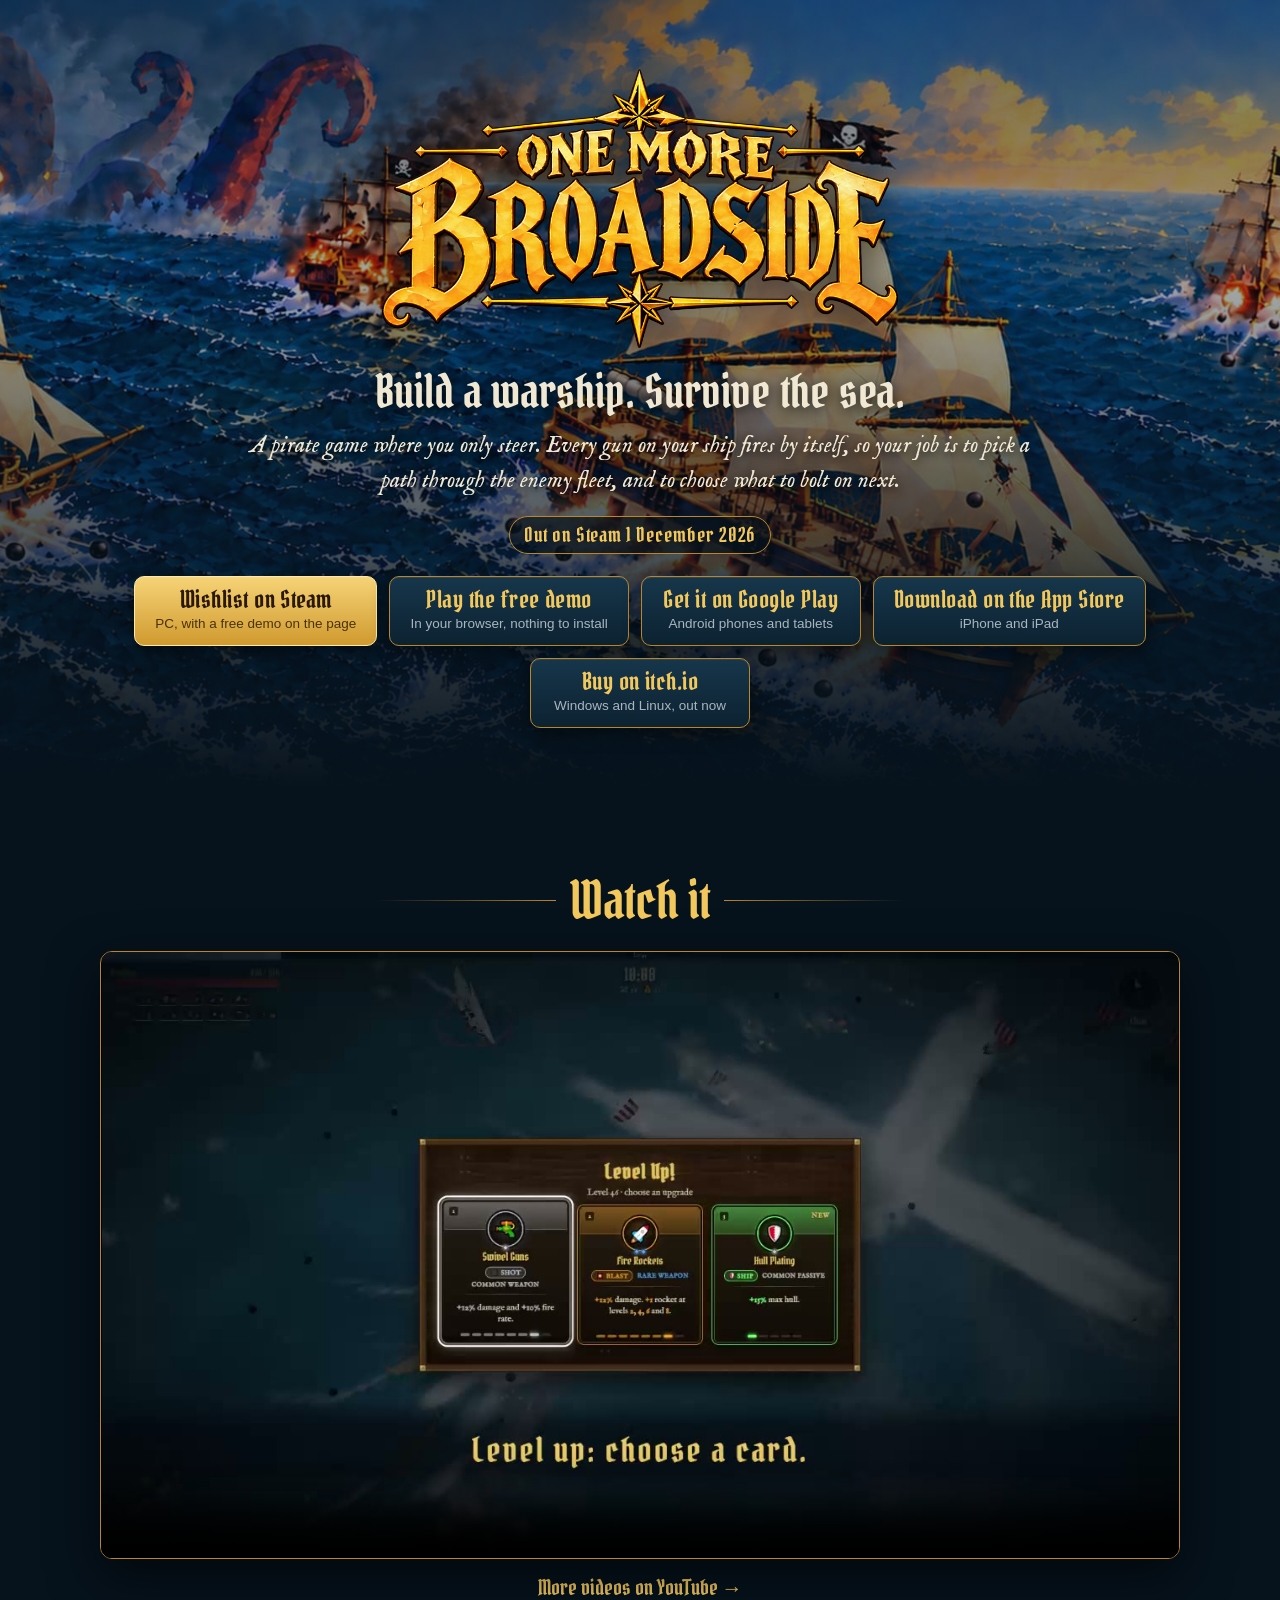
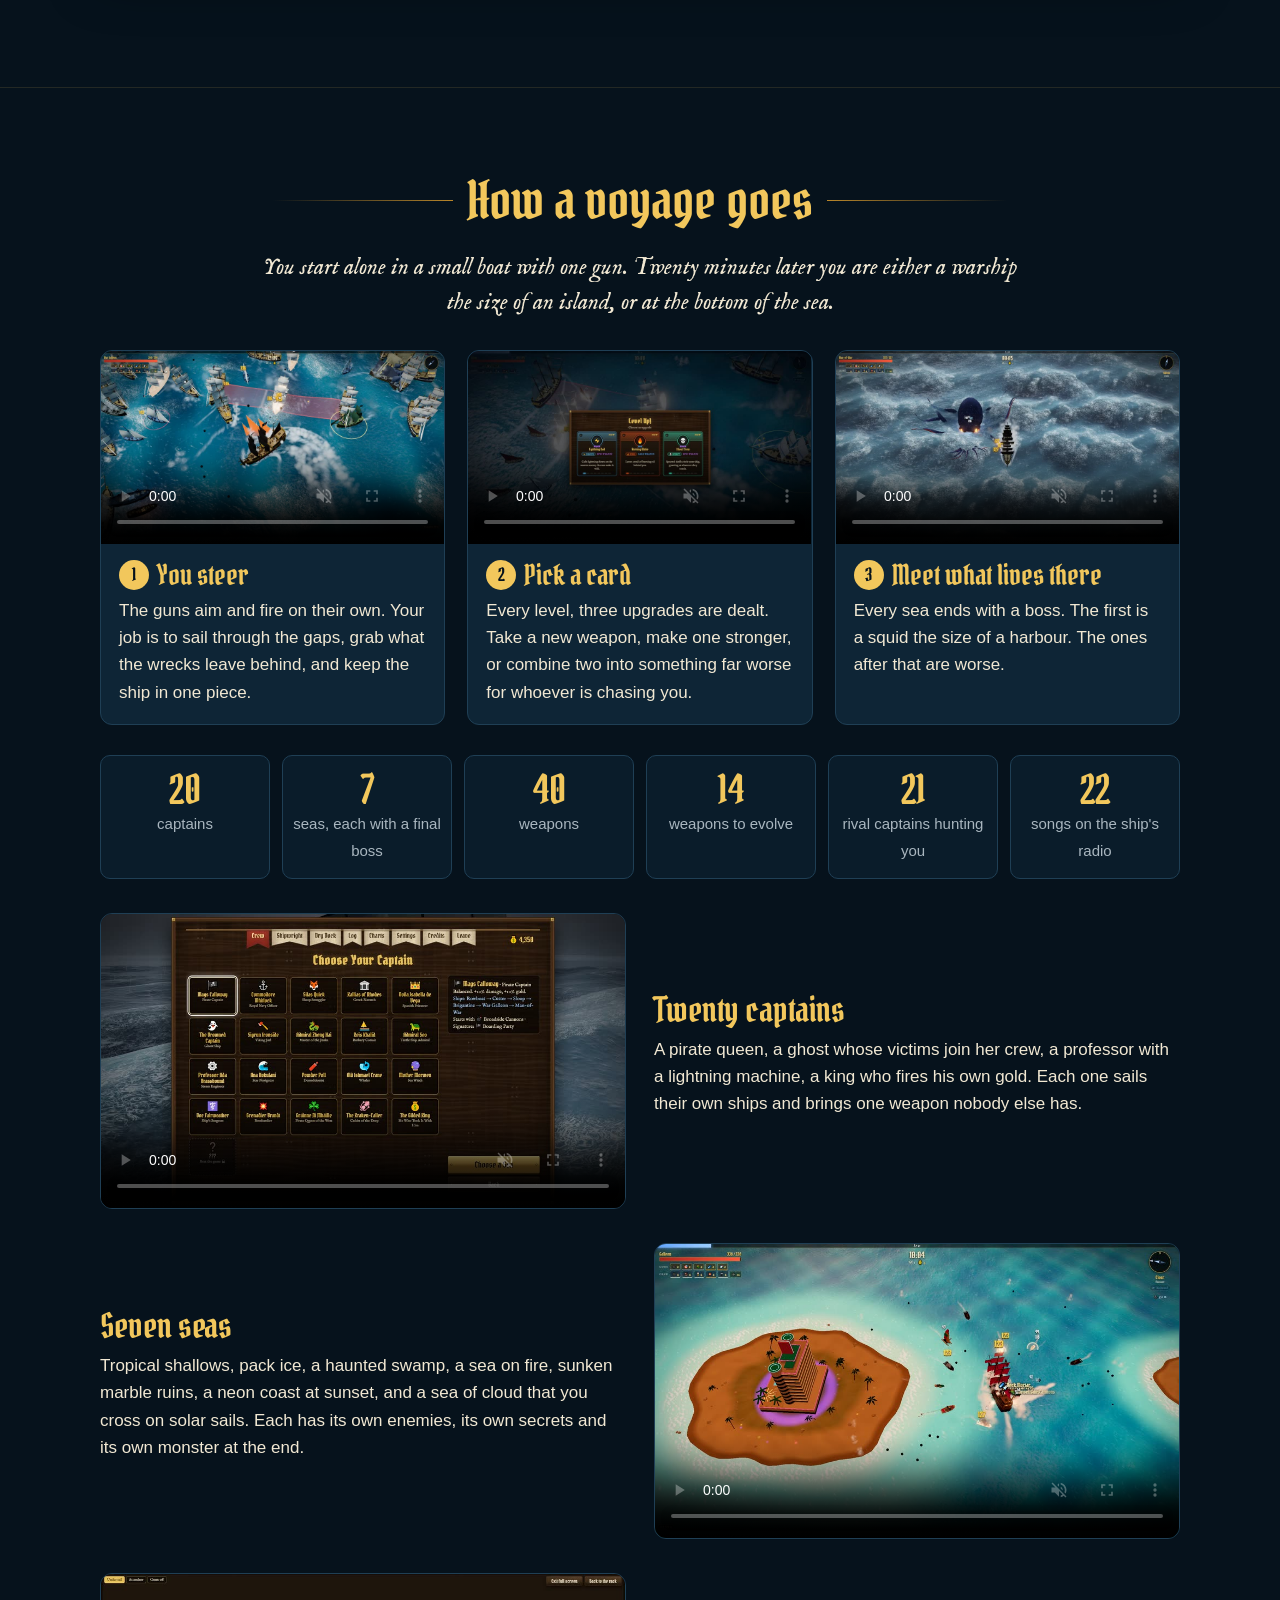
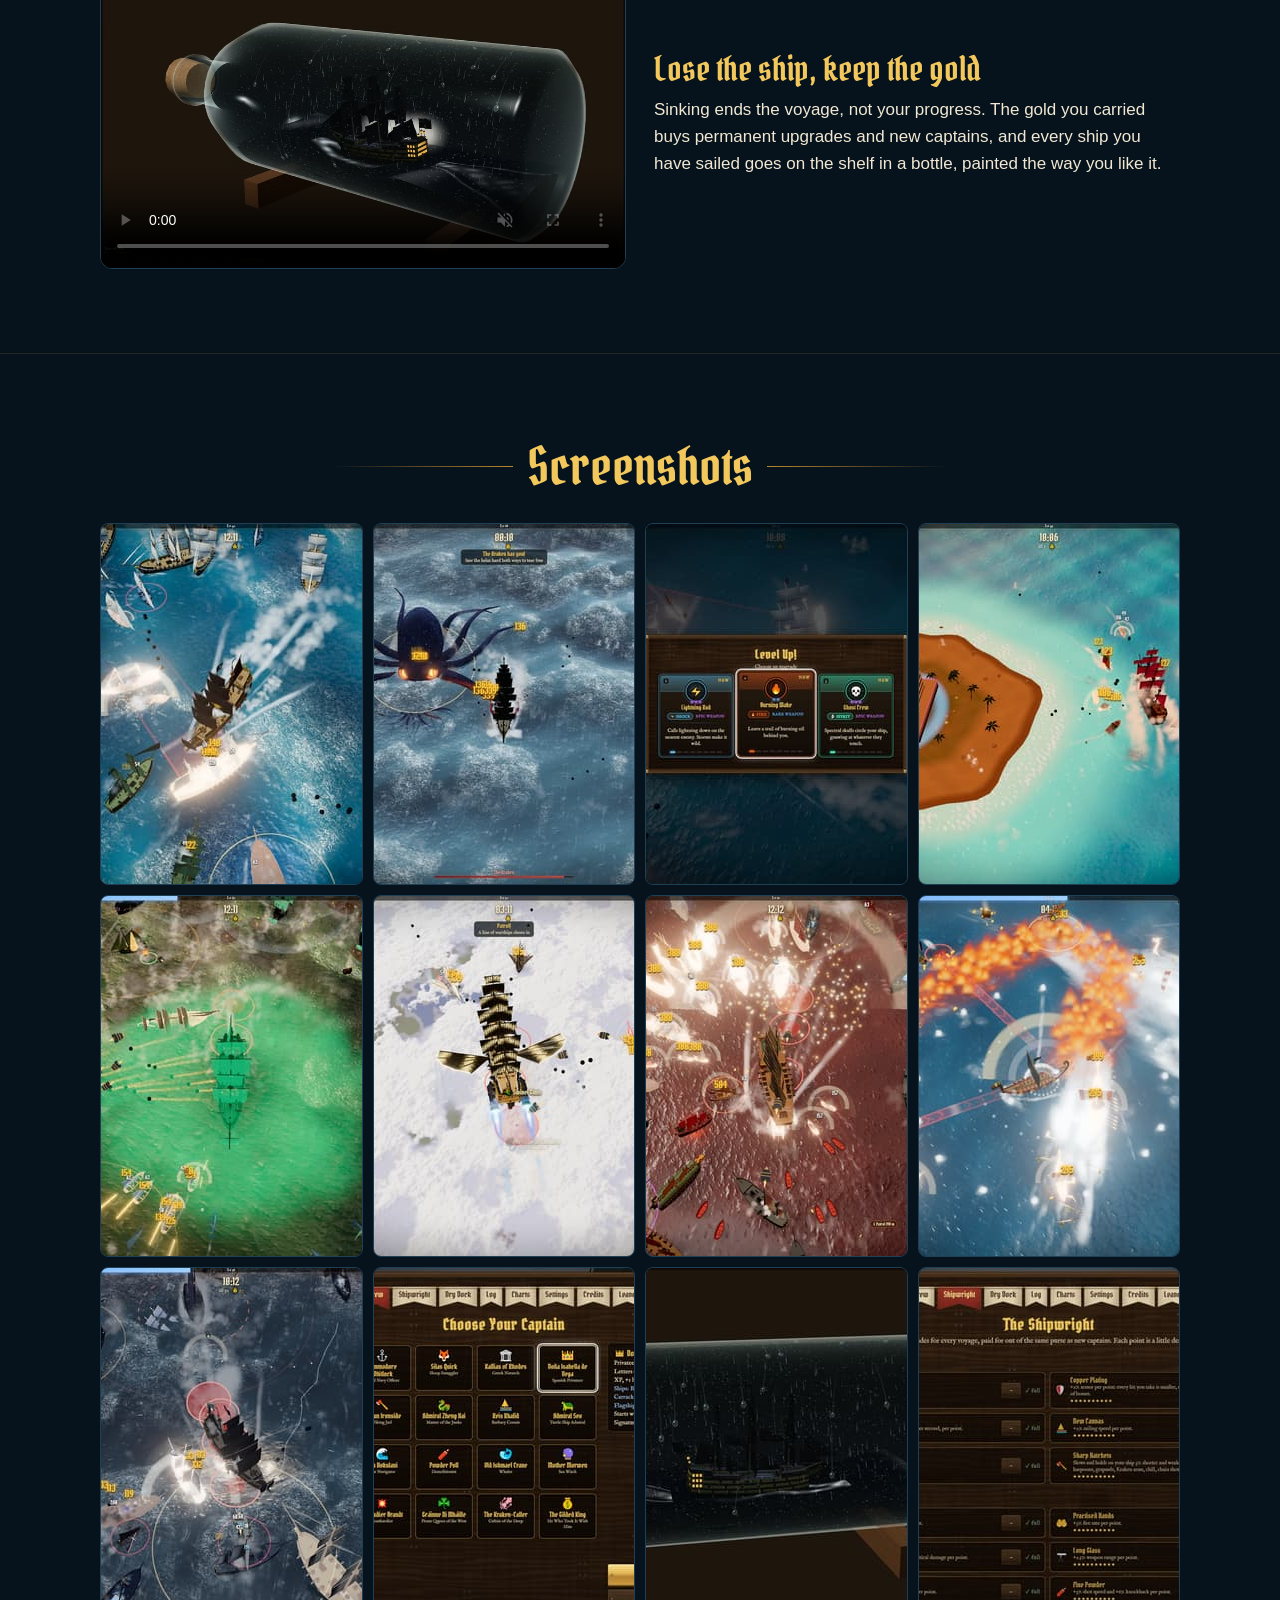
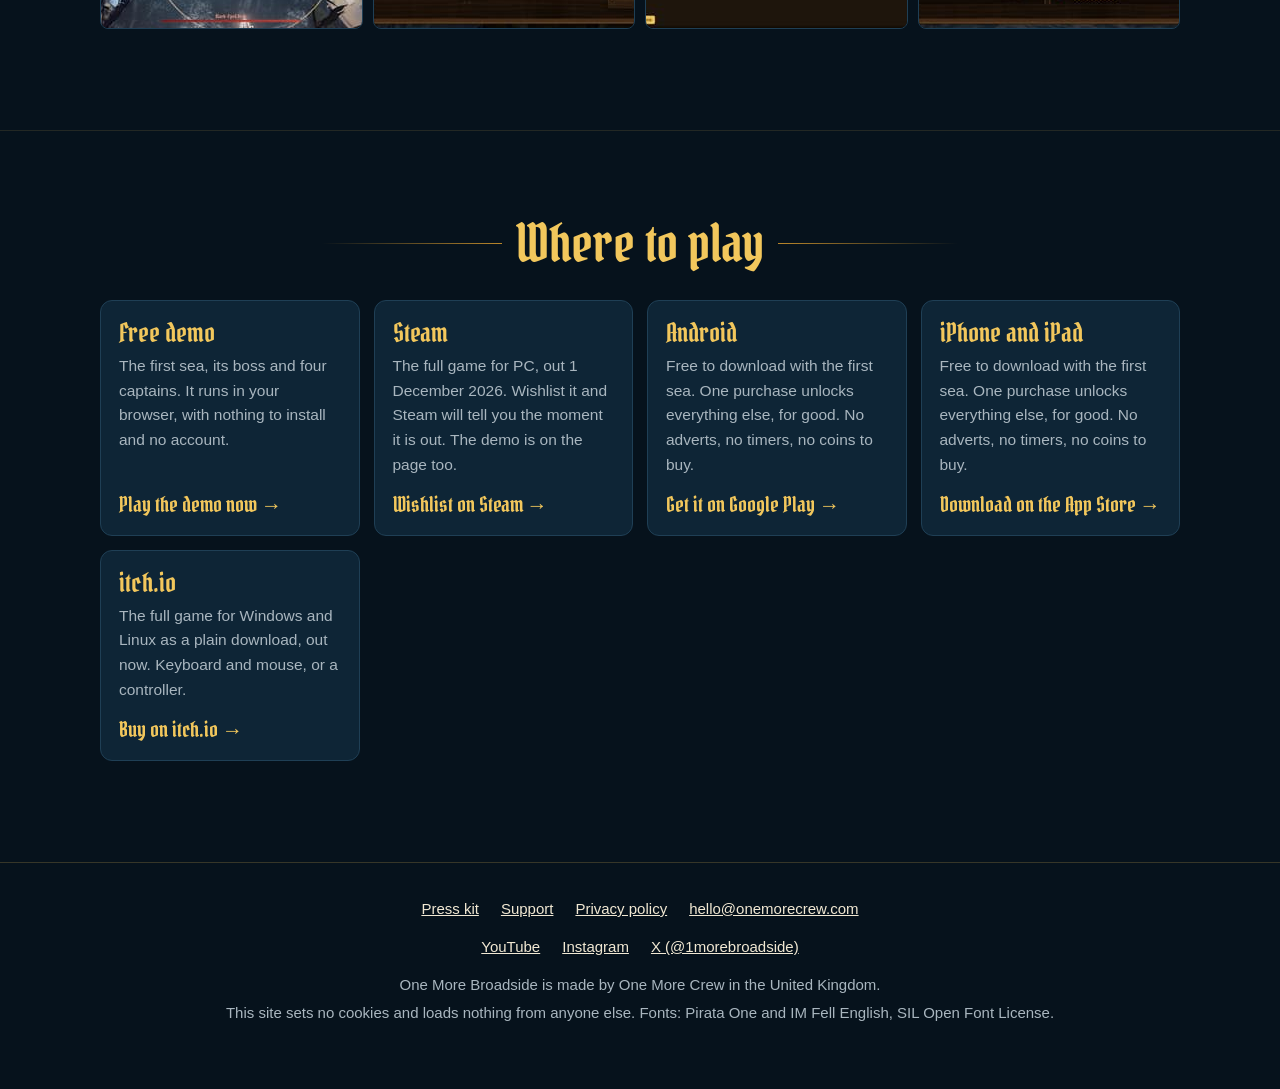
<file: index.html>
<!DOCTYPE html>
<html lang="en">
<head>
<meta charset="utf-8">
<meta name="viewport" content="width=device-width, initial-scale=1">
<title>One More Broadside: a pirate game where you only steer</title>
<meta name="description" content="A pirate survival roguelite. You steer; every gun on your ship fires by itself. Out on Steam 1 December 2026, with a free demo you can play in your browser now.">
<link rel="canonical" href="https://onemorebroadside.com/">
<meta property="og:type" content="website">
<meta property="og:title" content="One More Broadside">
<meta property="og:description" content="A pirate game where you only steer. Every gun on your ship fires by itself. Free demo in your browser.">
<meta property="og:url" content="https://onemorebroadside.com/">
<meta property="og:image" content="https://onemorebroadside.com/assets/img/share.jpg">
<meta name="twitter:card" content="summary_large_image">
<meta name="theme-color" content="#06121c">
<link rel="icon" href="assets/img/icon-32.png" sizes="32x32">
<link rel="apple-touch-icon" href="assets/img/icon-192.png">
<link rel="preload" href="assets/fonts/PirataOne-normal-2.woff2" as="font" type="font/woff2" crossorigin>
<link rel="stylesheet" href="assets/site.css">
</head>
<body>

<header class="hero">
  <picture>
    <source media="(max-width: 700px)" srcset="assets/img/hero-1200.jpg">
    <img src="assets/img/hero-2400.jpg" alt="" width="2400" height="775">
  </picture>
  <div class="wrap hero-in">
    <img class="logo" src="assets/img/logo.png" alt="One More Broadside" width="960" height="536">
    <h1>Build a warship. Survive the sea.</h1>
    <p class="lede">A pirate game where you only steer. Every gun on your ship fires by itself, so your job is to pick a path through the enemy fleet, and to choose what to bolt on next.</p>
    <p class="when">Out on Steam 1 December 2026</p>
    <ul class="stores">
      <li><a class="btn main" data-store="steam" href="https://store.steampowered.com/app/5481030/?utm_source=website&utm_medium=link&utm_campaign=launch"><b>Wishlist on Steam</b><span>PC, with a free demo on the page</span></a></li>
      <li><a class="btn" data-store="demo" href="play/"><b>Play the free demo</b><span>In your browser, nothing to install</span></a></li>
      <li><a class="btn" data-store="play" href="https://play.google.com/store/apps/details?id=com.onemorecrew.broadside&referrer=utm_source%3Dwebsite%26utm_medium%3Dlink%26utm_campaign%3Dlaunch"><b>Get it on Google Play</b><span>Android phones and tablets</span></a></li>
      <li><a class="btn" data-store="apple" href="https://apps.apple.com/us/app/one-more-broadside/id6824039758"><b>Download on the App Store</b><span>iPhone and iPad</span></a></li>
      <li><a class="btn" data-store="itch" href="https://onemorecrew.itch.io/one-more-broadside"><b>Buy on itch.io</b><span>Windows and Linux, out now</span></a></li>
    </ul>
  </div>
</header>

<main>
<section id="trailer">
  <div class="wrap">
    <div class="rule"><h2>Watch it</h2></div>
    <div class="player">
      <video controls preload="none" playsinline poster="assets/video/trailer-720.jpg" width="1280" height="720">
        <source src="assets/video/trailer-720.mp4" type="video/mp4">
      </video>
    </div>
    <p class="more"><a href="https://www.youtube.com/@OneMoreBroadside">More videos on YouTube</a></p>
  </div>
</section>

<section id="how">
  <div class="wrap">
    <div class="rule"><h2>How a voyage goes</h2></div>
    <p class="lede narrow" style="text-align:center">You start alone in a small boat with one gun. Twenty minutes later you are either a warship the size of an island, or at the bottom of the sea.</p>
    <div class="steps">
      <article class="card">
        <video muted loop playsinline preload="none" poster="assets/video/01-swarm-rough.jpg" data-src="assets/video/01-swarm-rough.mp4" aria-label="A ship sailing through an enemy fleet while its guns fire on their own"></video>
        <div><h3><span class="num">1</span>You steer</h3><p>The guns aim and fire on their own. Your job is to sail through the gaps, grab what the wrecks leave behind, and keep the ship in one piece.</p></div>
      </article>
      <article class="card">
        <video muted loop playsinline preload="none" poster="assets/video/02-level-up.jpg" data-src="assets/video/02-level-up.mp4" aria-label="Three upgrade cards being dealt"></video>
        <div><h3><span class="num">2</span>Pick a card</h3><p>Every level, three upgrades are dealt. Take a new weapon, make one stronger, or combine two into something far worse for whoever is chasing you.</p></div>
      </article>
      <article class="card">
        <video muted loop playsinline preload="none" poster="assets/video/08-kraken-storm.jpg" data-src="assets/video/08-kraken-storm.mp4" aria-label="A giant squid attacking the ship in a storm"></video>
        <div><h3><span class="num">3</span>Meet what lives there</h3><p>Every sea ends with a boss. The first is a squid the size of a harbour. The ones after that are worse.</p></div>
      </article>
    </div>
    <ul class="facts">
      <li><b>20</b><span>captains</span></li>
      <li><b>7</b><span>seas, each with a final boss</span></li>
      <li><b>40</b><span>weapons</span></li>
      <li><b>14</b><span>weapons to evolve</span></li>
      <li><b>21</b><span>rival captains hunting you</span></li>
      <li><b>22</b><span>songs on the ship's radio</span></li>
    </ul>

    <div class="split">
      <video muted loop playsinline preload="none" poster="assets/video/menu-captains.jpg" data-src="assets/video/menu-captains.mp4" aria-label="The captain screen"></video>
      <div><h3>Twenty captains</h3><p>A pirate queen, a ghost whose victims join her crew, a professor with a lightning machine, a king who fires his own gold. Each one sails their own ships and brings one weapon nobody else has.</p></div>
    </div>
    <div class="split">
      <div><h3>Seven seas</h3><p>Tropical shallows, pack ice, a haunted swamp, a sea on fire, sunken marble ruins, a neon coast at sunset, and a sea of cloud that you cross on solar sails. Each has its own enemies, its own secrets and its own monster at the end.</p></div>
      <video muted loop playsinline preload="none" poster="assets/video/05-neon-keys-sunset.jpg" data-src="assets/video/05-neon-keys-sunset.mp4" aria-label="A galleon in a neon-lit sea at sunset"></video>
    </div>
    <div class="split">
      <video muted loop playsinline preload="none" poster="assets/video/bottle.jpg" data-src="assets/video/bottle.mp4" aria-label="A warship inside a glass bottle"></video>
      <div><h3>Lose the ship, keep the gold</h3><p>Sinking ends the voyage, not your progress. The gold you carried buys permanent upgrades and new captains, and every ship you have sailed goes on the shelf in a bottle, painted the way you like it.</p></div>
    </div>
  </div>
</section>

<section id="screenshots">
  <div class="wrap">
    <div class="rule"><h2>Screenshots</h2></div>
    <ul class="gallery">
      <li><a href="assets/img/shots/01-swarm-rough-sea.jpg"><img loading="lazy" src="assets/img/shots/01-swarm-rough-sea-thumb.jpg" alt="A warship firing in every direction at a fleet closing in on a rough sea" width="640" height="360"></a></li>
      <li><a href="assets/img/shots/08-kraken-in-a-storm.jpg"><img loading="lazy" src="assets/img/shots/08-kraken-in-a-storm-thumb.jpg" alt="A giant squid rising beside the ship in a storm" width="640" height="360"></a></li>
      <li><a href="assets/img/shots/02-level-up.jpg"><img loading="lazy" src="assets/img/shots/02-level-up-thumb.jpg" alt="Three upgrade cards to choose from after levelling up" width="640" height="360"></a></li>
      <li><a href="assets/img/shots/05-neon-keys-sunset.jpg"><img loading="lazy" src="assets/img/shots/05-neon-keys-sunset-thumb.jpg" alt="A galleon passing a neon-lit hotel island at sunset" width="640" height="360"></a></li>
      <li><a href="assets/img/shots/04-soul-harvest-bayou-rough.jpg"><img loading="lazy" src="assets/img/shots/04-soul-harvest-bayou-rough-thumb.jpg" alt="A ghost ship glowing green in a foggy swamp sea" width="640" height="360"></a></li>
      <li><a href="assets/img/shots/12-cloud-sea.jpg"><img loading="lazy" src="assets/img/shots/12-cloud-sea-thumb.jpg" alt="A ship flying on solar sails above a sea of cloud" width="640" height="360"></a></li>
      <li><a href="assets/img/shots/06-dragon-sea.jpg"><img loading="lazy" src="assets/img/shots/06-dragon-sea-thumb.jpg" alt="A fleet of junks and fireworks on a red sea" width="640" height="360"></a></li>
      <li><a href="assets/img/shots/07-frozen-north.jpg"><img loading="lazy" src="assets/img/shots/07-frozen-north-thumb.jpg" alt="An explosion among longships between icebergs" width="640" height="360"></a></li>
      <li><a href="assets/img/shots/03-tempest-at-night.jpg"><img loading="lazy" src="assets/img/shots/03-tempest-at-night-thumb.jpg" alt="A night storm with enemy ships all around" width="640" height="360"></a></li>
      <li><a href="assets/img/shots/11-choose-your-captain.jpg"><img loading="lazy" src="assets/img/shots/11-choose-your-captain-thumb.jpg" alt="The captain screen with twenty captains" width="640" height="360"></a></li>
      <li><a href="assets/img/shots/10-ship-in-a-bottle.jpg"><img loading="lazy" src="assets/img/shots/10-ship-in-a-bottle-thumb.jpg" alt="A warship inside a glass bottle" width="640" height="360"></a></li>
      <li><a href="assets/img/shots/09-shipwright.jpg"><img loading="lazy" src="assets/img/shots/09-shipwright-thumb.jpg" alt="The Shipwright screen of permanent upgrades" width="640" height="360"></a></li>
    </ul>
  </div>
</section>

<section id="play">
  <div class="wrap">
    <div class="rule"><h2>Where to play</h2></div>
    <ul class="where">
      <li><h3>Free demo</h3><p>The first sea, its boss and four captains. It runs in your browser, with nothing to install and no account.</p><a data-store="demo" href="play/">Play the demo now</a></li>
      <li><h3>Steam</h3><p>The full game for PC, out 1 December 2026. Wishlist it and Steam will tell you the moment it is out. The demo is on the page too.</p><a data-store="steam" href="https://store.steampowered.com/app/5481030/?utm_source=website&utm_medium=link&utm_campaign=launch">Wishlist on Steam</a></li>
      <li><h3>Android</h3><p>Free to download with the first sea. One purchase unlocks everything else, for good. No adverts, no timers, no coins to buy.</p><a data-store="play" href="https://play.google.com/store/apps/details?id=com.onemorecrew.broadside&referrer=utm_source%3Dwebsite%26utm_medium%3Dlink%26utm_campaign%3Dlaunch">Get it on Google Play</a></li>
      <li><h3>iPhone and iPad</h3><p>Free to download with the first sea. One purchase unlocks everything else, for good. No adverts, no timers, no coins to buy.</p><a data-store="apple" href="https://apps.apple.com/us/app/one-more-broadside/id6824039758">Download on the App Store</a></li>
      <li><h3>itch.io</h3><p>The full game for Windows and Linux as a plain download, out now. Keyboard and mouse, or a controller.</p><a data-store="itch" href="https://onemorecrew.itch.io/one-more-broadside">Buy on itch.io</a></li>
    </ul>
  </div>
</section>
</main>

<footer>
  <div class="wrap">
    <nav aria-label="More">
      <a href="press/">Press kit</a>
      <a href="support/">Support</a>
      <a href="privacy-policy/">Privacy policy</a>
      <a href="mailto:hello@onemorecrew.com">hello@onemorecrew.com</a>
    </nav>
    <nav aria-label="Follow" id="social">
      <a rel="me" href="https://www.youtube.com/@OneMoreBroadside">YouTube</a>
      <a rel="me" href="https://www.instagram.com/onemorebroadside/">Instagram</a>
      <a rel="me" href="https://x.com/1morebroadside">X (@1morebroadside)</a>
    </nav>
    <p>One More Broadside is made by One More Crew in the United Kingdom.</p>
    <p>This site sets no cookies and loads nothing from anyone else. Fonts: Pirata One and IM Fell English, SIL Open Font License.</p>
  </div>
</footer>

<script src="assets/site.js" defer></script>
</body>
</html>
</file>
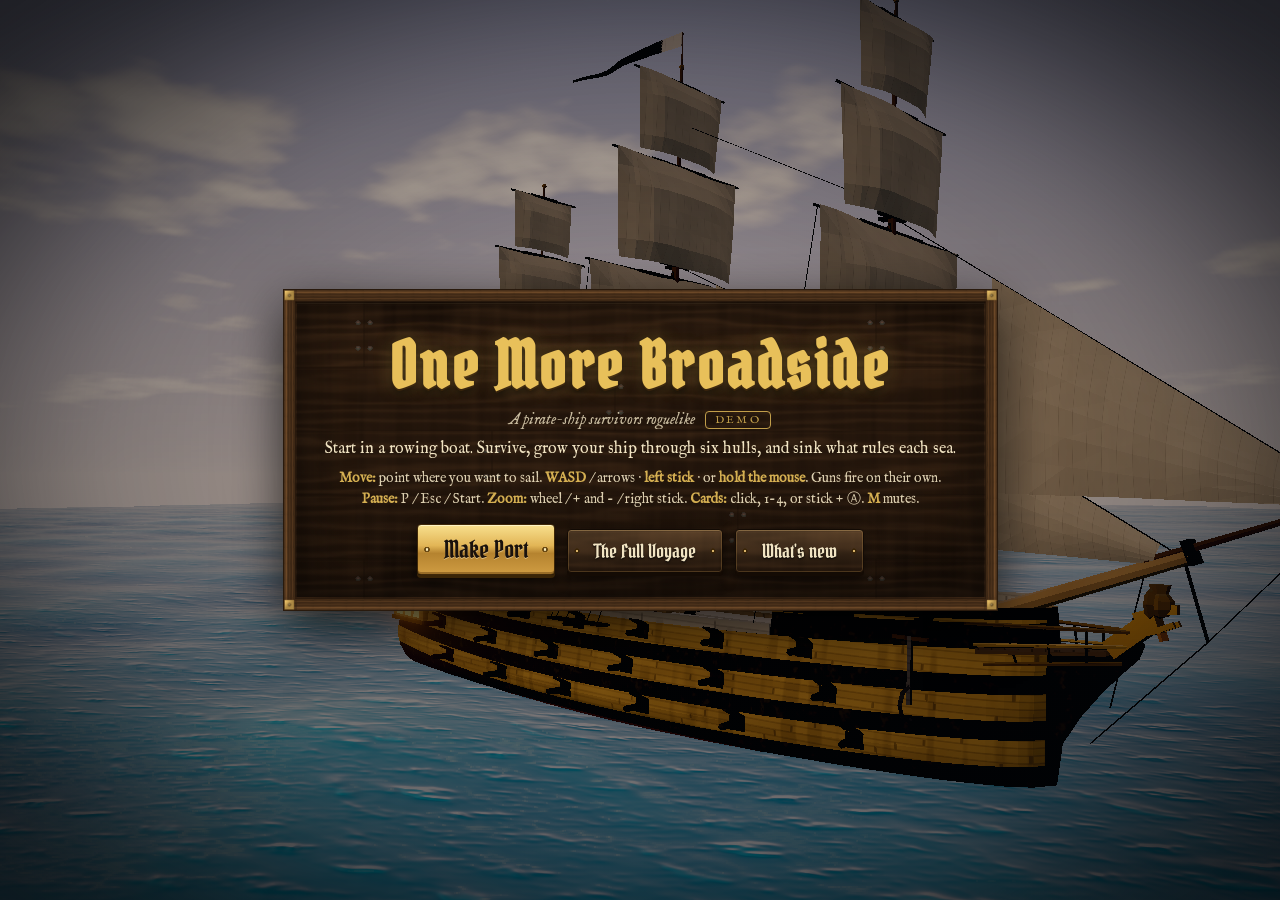
<file: play/index.html>
<!doctype html>
<html lang="en">
<head>
<meta charset="utf-8" />
<title>One More Broadside — Pirate Roguelike</title>
<meta name="viewport" content="width=device-width, initial-scale=1, maximum-scale=1, user-scalable=no, viewport-fit=cover" />
<link rel="stylesheet" href="./fonts/fonts.css" />
<link rel="manifest" href="./manifest.webmanifest" />
<meta name="theme-color" content="#0a1626" />
<meta name="mobile-web-app-capable" content="yes" />
<meta name="apple-mobile-web-app-capable" content="yes" />
<meta name="apple-mobile-web-app-status-bar-style" content="black-translucent" />
<meta name="apple-mobile-web-app-title" content="One More Broadside Demo" />
<link rel="apple-touch-icon" href="./icons/apple-touch-icon.png" />
<link rel="icon" type="image/png" href="./icons/favicon-32.png" />
<style>
  :root {
    --gold: #e8c05a; --gold-dim: #a8843a; --parch: #f1e4c3; --ink: #1a120c; --blood: #b8352a;
    --common: #cfcfcf; --rare: #4fa8ff; --epic: #c86bff; --legend: #ffb03a; --keystone: #ff5a4a; --relic: #5ae8d8; --mythic: #ff4fd8;
  }
  * { box-sizing: border-box; -webkit-tap-highlight-color: transparent; }
  /* the gold arrow (game/src/pointer.js installMenuPointers): inherited by everything that sets no pointer of its own */
  html, body { cursor: var(--cur-arrow, default); }
  html, body { margin: 0; height: 100%; overflow: hidden; background: #050a10; font-family: 'IM Fell English', Georgia, serif; color: var(--parch); touch-action: none; user-select: none; -webkit-user-select: none; }
  /* iPhone and iPad (12 October 2026): no rubber-band bounce, no long-press callout or magnifier, no text growing when
     the phone turns. The screen's safe area (a notch or camera on one side, the home bar along the bottom) as four
     lengths; env() is 0 on a computer and on phones without either, so nothing moves there (see "Safe area" below). */
  html, body { overscroll-behavior: none; -webkit-touch-callout: none; -webkit-text-size-adjust: 100%; text-size-adjust: 100%; }
  :root { --sa-t: env(safe-area-inset-top, 0px); --sa-r: env(safe-area-inset-right, 0px); --sa-b: env(safe-area-inset-bottom, 0px); --sa-l: env(safe-area-inset-left, 0px); }
  canvas#c { display: block; width: 100%; height: 100%; touch-action: none; }
  #ui { position: fixed; inset: 0; pointer-events: none; }
  .hud { position: absolute; }
  h1, h2, .title { font-family: 'Pirata One', 'IM Fell English', serif; letter-spacing: 0.04em; }

  #xpwrap { position: absolute; top: 0; left: 0; right: 0; height: 14px; background: rgba(0,0,0,0.55); border-bottom: 1px solid rgba(232,192,90,0.35); }
  #xpbar { height: 100%; width: 0%; background: linear-gradient(90deg, #5fa2ff, #9fd0ff); box-shadow: 0 0 12px #5fa2ff; transition: width 0.15s; }
  #xptext { position: absolute; top: -1px; left: 0; right: 0; text-align: center; font-size: 11px; line-height: 14px; color: #fff; text-shadow: 0 0 4px #000; }
  #timer { top: 20px; left: 50%; transform: translateX(-50%); font-family: 'Pirata One', serif; font-size: 32px; text-shadow: 0 2px 6px #000, 0 0 14px rgba(232,192,90,0.35); }
  #kills { top: 56px; left: 50%; transform: translateX(-50%); font-size: 15px; opacity: 0.9; text-shadow: 0 1px 4px #000; white-space: nowrap; }
  #kills b { color: var(--gold); font-weight: normal; }
  #kills .safe { color: #9fd9a6; } #kills .risk { color: #ffb08a; opacity: 0.85; }

  #hpwrap { top: 26px; left: 16px; width: min(300px, 42vw); }
  #hpwrap .label { font-family: 'Pirata One', serif; font-size: 17px; color: var(--gold); text-shadow: 0 1px 3px #000; display: flex; justify-content: space-between; }
  #hpbar-bg { height: 15px; background: rgba(0,0,0,0.6); border: 1px solid var(--gold-dim); border-radius: 3px; overflow: hidden; }
  #hpbar { height: 100%; width: 100%; background: linear-gradient(90deg, #a5261c, #ff5a3c); box-shadow: 0 0 10px rgba(255,90,60,0.6); transition: width 0.12s; }
  #loadout { top: 72px; left: 16px; display: flex; flex-direction: column; gap: 3px; width: min(330px, 46vw); }
  /* Guns on one line, crew on the next: the two do very different things and used to look identical. */
  .wrow { display: flex; flex-wrap: wrap; gap: 5px; align-items: center; }
  .wrow .tagline { font-size: 9px; letter-spacing: 0.12em; opacity: 0.6; text-transform: uppercase; min-width: 34px; }
  .wslot { background: rgba(0,0,0,0.55); border: 1px solid rgba(232,192,90,0.4); border-radius: 4px; padding: 2px 6px; font-size: 12px; min-width: 38px; text-align: center; cursor: help; pointer-events: auto; touch-action: manipulation; }
  .wslot .lv { color: var(--gold); font-weight: bold; }
  .wslot.weapon { border-color: rgba(232,192,90,0.75); background: rgba(60,42,12,0.55); }
  .wslot.evo { border-color: var(--legend); box-shadow: 0 0 8px rgba(255,176,58,0.5); background: rgba(70,40,10,0.6); }
  .wslot.keystone { border-color: var(--keystone); } .wslot.relic { border-color: var(--relic); }
  .wslot.mythic { border-color: var(--mythic); box-shadow: 0 0 8px rgba(255,79,216,0.55); }
  .wslot.passive { border-color: rgba(160,190,220,0.6); background: rgba(18,32,48,0.6); border-style: dashed; }
  /* each chip underlined in its card's colour (data/damage-types.js) */
  .wslot[style*="--dc"] { border-bottom: 2px solid var(--dc); }
  .wslot.boon { border-color: rgba(140,220,150,0.6); background: rgba(16,38,20,0.6); border-style: dashed; }
  /* what a chip actually does, on hover or a tap */
  #tip { position: absolute; z-index: 40; max-width: 300px; background: linear-gradient(180deg, rgba(30,22,12,0.98), rgba(12,9,5,0.99)); border: 1px solid var(--gold-dim); border-radius: 6px; padding: 8px 10px; font-size: 13px; line-height: 1.35; display: none; pointer-events: none; box-shadow: 0 6px 20px rgba(0,0,0,0.7); }
  #tip .tname { font-family: 'Pirata One', serif; font-size: 17px; color: var(--gold); }
  #tip .ttype { font-size: 11px; letter-spacing: 0.08em; text-transform: uppercase; opacity: 0.75; }
  #tip .trank { color: var(--gold); font-size: 12px; }
  #tip .tdesc { margin-top: 4px; opacity: 0.92; }

  #compass { top: 24px; right: 14px; width: 112px; text-align: center; }
  #compass svg { width: 84px; height: 84px; filter: drop-shadow(0 2px 4px #000); }
  #weathertext { font-family: 'Pirata One', serif; font-size: 18px; color: var(--gold); text-shadow: 0 1px 3px #000; line-height: 1; }
  #timeofday { font-size: 12px; opacity: 0.8; }
  #tailwind { display: inline-block; margin-top: 3px; padding: 1px 8px; font-size: 12px; border-radius: 10px; border: 1px solid rgba(160,208,255,0.5); color: #9fd0ff; background: rgba(0,0,0,0.45); opacity: 0.35; transition: opacity 0.2s, box-shadow 0.2s; }
  #tailwind.on { opacity: 1; box-shadow: 0 0 10px rgba(120,190,255,0.7); }
  /* poison and bleed (ui.afflictions), and the ship's compass at a voyage's start (ui.shipCompass) */
  #afflict { display: flex; gap: 6px; margin-top: 4px; }
  #afflict .aff { padding: 2px 9px; border-radius: 10px; font-size: 13px; font-weight: 600; background: rgba(0,0,0,0.6); border: 1px solid; }
  #afflict .aff b { font-weight: 700; margin-left: 3px; }
  #afflict .poison { color: #d8ff4a; border-color: #c8ff1a; box-shadow: 0 0 8px rgba(200,255,26,0.45); }
  #afflict .bleed { color: #ff6a7a; border-color: #c8102e; box-shadow: 0 0 8px rgba(200,16,46,0.5); }
  #hpbar.poisoned { background: linear-gradient(90deg, #6a9a10, #c8ff1a) !important; }
  #hpbar.bleeding { background: linear-gradient(90deg, #6a0818, #c8102e) !important; }
  /* the ship's compass rose (ui.shipCompass): ink and parchment, as on a chart, with the chart's own lettering */
  #ui:not(.ingame) #shipcompass { display: none !important; }
  #shipcompass { position: fixed; left: 0; top: 0; width: 100vw; height: 100vh; pointer-events: none; overflow: visible; }
  #shipcompass .band { fill: none; stroke: rgba(239,224,180,0.55); stroke-width: 0.06; }
  #shipcompass .ring { fill: none; stroke: #2a180a; stroke-width: 1.4; vector-effect: non-scaling-stroke; }
  #shipcompass .tick { fill: none; stroke: #2a180a; stroke-width: 1; vector-effect: non-scaling-stroke; }
  #shipcompass .edge { fill: none; stroke: #2a180a; stroke-width: 1.2; stroke-linejoin: round; vector-effect: non-scaling-stroke; }
  #shipcompass .jewel { fill: #f6d77a; stroke: #2a180a; stroke-width: 1.2; vector-effect: non-scaling-stroke; }
  #shipcompass text { font-family: 'Pirata One', serif; font-size: 22px; letter-spacing: 0.04em; text-anchor: middle; dominant-baseline: central;
    fill: #f3e3b5; stroke: #1e1208; stroke-width: 4px; stroke-linejoin: round; paint-order: stroke; }
  #shipcompass text.bow { fill: #f6d77a; font-size: 24px; }
  #shipcompass text.port { fill: #f0a08e; }
  #shipcompass text.starboard { fill: #a8e2b2; }
  #boon { display: none; margin-top: 3px; padding: 1px 8px; font-size: 12px; border-radius: 10px; border: 1px solid rgba(242,223,160,0.55); color: #f2dfa0; background: rgba(0,0,0,0.45); white-space: nowrap; }
  #secretdist { font-size: 12px; color: #ffd98a; min-height: 14px; text-shadow: 0 1px 3px #000; }
  #portdist { font-size: 12px; color: #cfe8ff; min-height: 14px; text-shadow: 0 1px 3px #000; }
  #belldist { font-size: 12px; color: #ffb39a; min-height: 0; text-shadow: 0 1px 3px #000; }

  /* the boss's name and health: small and quiet at the foot of the screen (the user found it intrusive, 1 October 2026) */
  #bosswrap { display: none; position: absolute; bottom: 18px; left: 50%; transform: translateX(-50%); width: min(420px, 60vw); text-align: center; opacity: 0.88; pointer-events: none; }
  #bossname { font-family: 'Pirata One', serif; font-size: 16px; line-height: 1.2; color: #f0a090; text-shadow: 0 1px 3px #000; }
  #bossbar-bg { height: 7px; background: rgba(0,0,0,0.55); border: 1px solid rgba(255,106,90,0.6); border-radius: 3px; overflow: hidden; }
  #bossbar { height: 100%; width: 100%; background: linear-gradient(90deg, #7a0f0f, #e0402e); }
  /* A boss's Maw (bosses.js MAW, 13 October 2026): its time to the ship's sinking, over the boss bar in the first doom's
     warning colours (#announce.doom), large enough to read at a glance on a phone; it stays at the foot of the screen, off
     the play area. Its bar drains with the time; in the last ten seconds it darkens and brightens (steadily: no flashing). */
  #mawclock { display: none; width: max-content; min-width: 62%; margin: 0 auto 5px; padding: 2px 14px 5px; border-radius: 9px; background: rgba(40, 6, 4, 0.86);
    border: 1px solid rgba(255, 96, 64, 0.75); font-family: 'Pirata One', serif; font-size: 20px; line-height: 1.15; color: #ff7a5a; text-shadow: 0 1px 3px #000; }
  #mawclock b { font-size: 27px; font-weight: normal; color: #ffd8c8; margin-left: 8px; font-variant-numeric: tabular-nums; }
  #mawbar-bg { height: 5px; margin-top: 2px; background: rgba(255, 255, 255, 0.12); border-radius: 3px; overflow: hidden; }
  #mawbar { height: 100%; width: 100%; background: linear-gradient(90deg, #ff3a2a, #ff9a5a); }
  #mawclock.last { background: rgba(70, 6, 4, 0.92); border-color: #ff5a3a; }
  #mawclock.last b { color: #fff; }
  @media (max-height: 500px) { #mawclock { font-size: 16px; padding: 1px 10px 4px; margin-bottom: 3px; } #mawclock b { font-size: 21px; } }
  #prompt { display: none; position: absolute; bottom: 92px; left: 50%; transform: translateX(-50%); width: min(360px, 70vw); text-align: center; font-size: 17px; text-shadow: 0 1px 4px #000; }
  #promptbar-bg { height: 8px; margin-top: 4px; background: rgba(0,0,0,0.6); border: 1px solid #9fd0ff; border-radius: 4px; overflow: hidden; }
  #promptbar { height: 100%; width: 0%; background: linear-gradient(90deg, #5ac8ff, #ffffff); }

  .dmg { position: absolute; font-family: 'Pirata One', serif; font-size: 17px; color: #fff; text-shadow: 0 0 4px #000, 0 2px 2px #000; pointer-events: none; will-change: transform, opacity; white-space: nowrap; }
  .dmg.label { color: #ffe9a8; font-size: 20px; text-shadow: 0 0 8px #000, 0 2px 3px #000; }
  /* the label riding over a boss (and at the screen's edge when it is off screen): small, dark, not a red flag */
  #bosstag { position: absolute; top: 0; left: 0; display: none; font-family: 'Pirata One', serif; font-size: 13px; color: #f0b8a8; white-space: nowrap; padding: 0 7px; border: 1px solid rgba(255,106,90,0.45); border-radius: 9px; background: rgba(30,6,4,0.55); text-shadow: 0 1px 2px #000; pointer-events: none; }
  #bosstag.off { font-size: 13px; color: #ffd0c4; background: rgba(70,12,8,0.6); }
  /* the Spyglass card's lookout: something seen out on the water (discoveries.js) */
  #findtag { position: absolute; top: 0; left: 0; display: none; font-family: 'Pirata One', serif; font-size: 13px; color: #f2dfa0; white-space: nowrap; padding: 0 7px; border: 1px solid rgba(242,223,160,0.45); border-radius: 9px; background: rgba(20,16,4,0.5); text-shadow: 0 1px 2px #000; pointer-events: none; }
  /* a directional event's ships out of view (game.js updateEventMark): where the gauntlet, the line or the patrol is */
  #eventtag { position: absolute; top: 0; left: 0; display: none; font-family: 'Pirata One', serif; font-size: 13px; color: #ffd9a0; white-space: nowrap; padding: 0 7px; border: 1px solid rgba(255,170,80,0.5); border-radius: 9px; background: rgba(40,18,4,0.55); text-shadow: 0 1px 2px #000; pointer-events: none; }
  .dmg.crit { color: #ffd23a; font-size: 23px; text-shadow: 0 0 8px #ff9a1a, 0 2px 2px #000; }
  .dmg.burn { color: #ff8a3a; font-size: 14px; } .dmg.heal { color: #6fff8a; } .dmg.player { color: #ff5a4a; font-size: 22px; } .dmg.shock { color: #9fe0ff; }

  .overlay { position: absolute; inset: 0; display: none; align-items: center; justify-content: center; background: radial-gradient(ellipse at center, rgba(5,12,20,0.55), rgba(2,5,10,0.92)); pointer-events: auto; overflow-y: auto; padding: 12px; }
  .overlay.show { display: flex; }
  /* The first-time guide (tutorial.js): the screen dims round a lit window, and a note sits beside it. */
  #tut { position: fixed; inset: 0; z-index: 60; display: none; pointer-events: auto; touch-action: none; }
  #tut.on { display: block; }
  #tut.centre { background: rgba(2,6,12,0.62); }
  #tut .tut-hole { position: absolute; border: 2px solid var(--gold); border-radius: 10px; box-shadow: 0 0 0 9999px rgba(2,6,12,0.62), 0 0 18px rgba(232,192,90,0.7); pointer-events: none; animation: tutpulse 1.6s ease-in-out infinite; }
  @keyframes tutpulse { 50% { box-shadow: 0 0 0 9999px rgba(2,6,12,0.62), 0 0 30px rgba(232,192,90,0.95); } }
  #tut .tut-note { position: absolute; width: min(340px, 86vw); background: linear-gradient(180deg, rgba(34,25,15,0.98), rgba(16,11,7,0.98)); border: 2px solid var(--gold-dim); border-radius: 10px; padding: 12px 16px 12px; box-shadow: 0 6px 30px rgba(0,0,0,0.7); color: var(--parch); font-size: 15px; line-height: 1.4; }
  #tut .tut-title { display: block; font-family: 'Pirata One', serif; font-weight: normal; font-size: 22px; color: var(--gold); margin-bottom: 2px; }
  #tut .tut-text { margin: 4px 0 10px; }
  #tut .tut-count { float: right; font-size: 12px; opacity: 0.6; margin-top: 4px; }
  #tut .tut-btns { display: flex; justify-content: space-between; align-items: center; gap: 12px; }
  #tut .tut-skip { font-size: 13px; opacity: 0.7; cursor: var(--cur-pointer, pointer); text-decoration: underline; }
  #tut .tut-next { margin: 0; padding: 6px 22px; font-size: 18px; }
  /* the page refuses touch gestures (the game steers with them), so a menu has to ask for vertical scrolling back */
  .overlay, .overlay .panel, .overlay .panel * { touch-action: pan-y; }
  .panel { background: linear-gradient(180deg, rgba(28,20,12,0.96), rgba(14,10,6,0.98)); border: 2px solid var(--gold-dim); border-radius: 10px; padding: 22px 28px; box-shadow: 0 0 40px rgba(0,0,0,0.8), inset 0 0 30px rgba(232,192,90,0.06); max-width: min(1080px, calc(94vw / var(--ui-scale, 1))); max-height: calc((100vh - 24px) / var(--ui-scale, 1)); overflow-y: auto; text-align: center; margin: auto; }
  .panel h1 { margin: 0 0 6px; font-size: clamp(32px, 6.4vw, 64px); color: var(--gold); text-shadow: 0 0 20px rgba(232,192,90,0.4), 0 3px 0 #3a2a10; }
  .panel h2 { margin: 0 0 8px; font-size: clamp(26px, 5vw, 36px); color: var(--gold); }
  .panel p { margin: 6px 0; font-size: 16px; line-height: 1.4; }
  /* What's new (ui.showWhatsNew): each release's lines as a short list, upright, a gold bullet before each */
  #notetext .wnline { display: block; position: relative; text-align: left; font-style: normal; font-size: 16px; margin: 7px 0; padding-left: 20px; }
  #notetext .wnline::before { content: '•'; position: absolute; left: 4px; color: var(--gold); }
  #notetext .wnver { display: block; margin: 12px 0 2px; font-family: 'Pirata One', serif; font-style: normal; font-size: 20px; color: var(--gold); }
  .sub { opacity: 0.8; margin-top: -4px !important; }
  .btn { display: inline-block; margin: 14px 6px 0; padding: 9px 26px; font-family: 'Pirata One', serif; font-size: 24px; color: var(--ink); background: linear-gradient(180deg, #f0cf6d, #b88b2e); border: 1px solid #6b4d14; border-radius: 6px; cursor: var(--cur-pointer, pointer); box-shadow: 0 3px 0 #5a3d0f, 0 0 16px rgba(232,192,90,0.3); }
  .btn.alt { background: linear-gradient(180deg, #5a6a7a, #2f3a46); color: var(--parch); border-color: #1a222a; box-shadow: 0 3px 0 #141a20; font-size: 19px; }
  .btn.small { font-size: 18px; padding: 5px 18px; margin: 0; }
  .btn.small.spent { opacity: 0.4; cursor: var(--cur-arrow, default); filter: grayscale(1); }
  .btn.small.alt { font-size: 18px; padding: 5px 18px; margin: 0; }
  body.banishing .card { outline: 1px dashed var(--keystone); cursor: var(--cur-banish, crosshair); }
  body.banishing .card:hover { outline-color: #fff; box-shadow: 0 0 18px rgba(255,90,74,0.6); }
  .cardfoot { display: flex; align-items: center; justify-content: space-between; gap: 14px; margin-top: 12px; }
  .slots { font-size: 15px; letter-spacing: 0.04em; opacity: 0.85; text-align: left; }
  .slots b { color: var(--gold, #e8c05a); font-weight: normal; }
  .btn:hover { filter: brightness(1.1); }
  .btn:active { transform: translateY(2px); }
  .focus { outline: 3px solid #fff !important; outline-offset: 3px; box-shadow: 0 0 22px rgba(255,255,255,0.55) !important; }
  /* a long list in focus (the Log, the Charts: data-scroll) is outlined, not lit up, so it can still be read */
  [data-scroll].focus { outline: 2px solid rgba(255,255,255,0.8) !important; outline-offset: 2px; box-shadow: none !important; }
  /* Controller glyphs (framework overlaynav.js fills [data-glyph] for the device in use): only while a pad is in use.
     The number keys on the cards are the keyboard's, so they go while a pad is in use. */
  .padkey { display: none; } body[data-device=gamepad] .padkey { display: inline-block; }
  .padkey { margin-right: 6px; padding: 0 5px; border: 1px solid currentColor; border-radius: 4px; font-family: Georgia, serif; font-size: 0.72em; line-height: 1.35; vertical-align: 0.12em; opacity: 0.85; }
  .porttabs .tabkey { align-self: center; margin: 0 6px; font-size: 12px; color: var(--parch); opacity: 0.6; }
  body[data-device=gamepad] .card .key { display: none; }

  /* The music question on the first Make Port (ui.showMusicChoice): two big choices, the lit one is the one playing. */
  .musicopts { display: flex; gap: 16px; justify-content: center; flex-wrap: wrap; margin: 14px 0 6px; }
  .musicopt { flex: 1 1 220px; max-width: 270px; padding: 16px 16px 14px; border: 2px solid var(--gold-dim); border-radius: 12px; cursor: var(--cur-pointer, pointer);
    background: linear-gradient(180deg, rgba(40,30,18,0.98), rgba(18,12,8,0.98)); transition: transform 0.12s, border-color 0.12s, box-shadow 0.12s; }
  .musicopt .micon { font-size: 46px; filter: drop-shadow(0 2px 2px #000); }
  .musicopt .mname { font-family: 'Pirata One', serif; font-size: 27px; color: var(--gold); line-height: 1.1; margin: 2px 0 6px; }
  .musicopt .mblurb { font-size: 15px; line-height: 1.35; min-height: 3.9em; }
  .musicopt .mpick { margin-top: 10px; font-family: 'Pirata One', serif; font-size: 18px; color: var(--gold); opacity: 0; transition: opacity 0.12s; }
  .musicopt.on, .musicopt.focus, .musicopt:hover { border-color: var(--gold); transform: translateY(-4px); box-shadow: 0 0 22px rgba(232,192,90,0.4); }
  .musicopt.on .mpick, .musicopt.focus .mpick, .musicopt:hover .mpick { opacity: 1; }
  .musicnote { font-size: 14px; opacity: 0.85; margin: 8px 0 0; } .musicnote b { color: var(--gold); font-weight: normal; }
  /* One row however many cards are dealt (the owner, 4 November 2026: no scroll bars at four or five): each card is up to
     224px and narrows to share the panel; a narrow card sets its text smaller (@container below). Phones wrap (max-width 640px). */
  .cards { display: flex; gap: 16px; justify-content: center; margin-top: 10px; flex-wrap: nowrap; }
  .cards:has(> .card:nth-child(4)) { gap: 12px; }
  /* A card's colour (--dc, set by ui.dressCard from data/damage-types.js) is what it does: the border, the head plate,
     the icon's medallion, the chip under the name and the numbers in the text. The rarity is the small line
     beside the chip, and the glow round a legend, keystone or relic. Ranks are pips along the foot, the new one lit. */
  /* The frame: a thin outer edge in the card's colour, a dark gap and a faint inner line (--frame, kept under every
     rarity glow). The head is a tinted plate inset from the edge, the icon a medallion sitting across the plate's foot. */
  .card { --frame: 0 8px 20px rgba(0,0,0,0.55), inset 0 0 0 3px rgba(14,9,6,0.95), inset 0 0 0 4px var(--dcg, rgba(241,228,195,0.2));
    width: 224px; flex: 0 1 224px; min-width: 0; container-type: inline-size; min-height: 250px; background: linear-gradient(180deg, rgba(38,28,17,0.98), rgba(16,11,7,0.98));
    border: 1px solid var(--dc, var(--common)); border-radius: 12px; padding: 14px 14px 12px; cursor: var(--cur-pointer, pointer); text-align: left; transition: transform 0.12s, box-shadow 0.12s; position: relative; display: flex; flex-direction: column; overflow: hidden; box-shadow: var(--frame); }
  .card::before { content: ''; position: absolute; left: 4px; right: 4px; top: 4px; height: 47px; border-radius: 8px 8px 0 0; pointer-events: none;
    background: repeating-linear-gradient(135deg, rgba(255,255,255,0.035) 0 2px, transparent 2px 7px), linear-gradient(180deg, var(--dcg, transparent), var(--dcs, transparent));
    border-bottom: 1px solid var(--dcg, transparent); }
  .card > * { position: relative; }
  .card:hover, .card.focus { transform: translateY(-6px) scale(1.03); box-shadow: var(--frame), 0 0 16px var(--dcg, transparent); }
  .card .icon { width: 62px; height: 62px; margin: 6px auto 8px; display: flex; align-items: center; justify-content: center; font-size: 32px; border-radius: 50%;
    background: radial-gradient(circle, var(--dcs, transparent) 0%, rgba(14,9,6,1) 72%); border: 2px solid var(--dc, var(--common)); box-shadow: 0 0 0 3px rgba(14,9,6,0.95), 0 0 12px var(--dcg, transparent); }
  .card .name { font-family: 'Pirata One', serif; font-size: 22px; color: var(--gold); line-height: 1.05; text-align: center; text-shadow: 0 2px 3px #000; }
  .card .chips { display: flex; flex-wrap: wrap; align-items: center; justify-content: center; gap: 4px 8px; margin: 6px 0 9px; padding-bottom: 9px;
    border-bottom: 1px solid; border-image: linear-gradient(90deg, transparent, var(--dcg, rgba(241,228,195,0.3)), transparent) 1; }
  .card .dtype { font-size: 12px; font-weight: bold; letter-spacing: 0.06em; text-transform: uppercase; padding: 1px 9px; border-radius: 999px; color: var(--dc); border: 1px solid var(--dc); background: var(--dcs); white-space: nowrap; }
  .card .tag { font-size: 10.5px; text-transform: uppercase; letter-spacing: 0.1em; color: var(--common); opacity: 0.9; }
  .card .desc { font-size: 14px; line-height: 1.32; opacity: 0.95; }
  .card .desc b { color: var(--dc, var(--gold)); font-weight: bold; }
  .card .desc .cost { color: #f0a597; } .card .desc .cost b { color: #ff5c4a; }   /* a keystone's or relic's price */
  .card .desc.short { font-size: 17px; line-height: 1.3; text-align: center; margin-top: 4px; }
  @container (max-width: 196px) {
    .card .name { font-size: 19px; } .card .desc { font-size: 13px; line-height: 1.28; } .card .desc.short { font-size: 15px; }
    .card .dtype { font-size: 11px; padding: 1px 7px; } .card .tag { font-size: 10px; letter-spacing: 0.06em; }
  }
  .card .pips { display: flex; gap: 4px; justify-content: center; margin-top: auto; padding-top: 10px; }
  .card .pips i { flex: 0 1 16px; height: 5px; border-radius: 3px; background: rgba(241,228,195,0.14); }
  .card .pips i.on { background: var(--dc); opacity: 0.6; }
  .card .pips i.up { background: var(--dc); box-shadow: 0 0 7px var(--dc); }
  .card .lv { position: absolute; z-index: 2; top: 11px; right: 12px; font-size: 11.5px; font-weight: bold; color: var(--gold); letter-spacing: 0.08em; text-shadow: 0 1px 2px #000; }
  .card .lv:empty { display: none; }
  /* rarity gems set in the foot of the icon's medallion, clear of the corner labels: one for common up to four for
     legendary (keystone, relic and evolution too), five for a mythic, in the rarity's colour (ui.js RARITY) */
  .card { --rc: var(--common); } .card.rare { --rc: var(--rare); } .card.epic { --rc: var(--epic); } .card.legend { --rc: var(--legend); }
  .card.keystone { --rc: var(--keystone); } .card.relic { --rc: var(--relic); } .card.mythic { --rc: var(--mythic); }
  .card .gems { position: absolute; top: 79px; left: 0; right: 0; z-index: 1; display: flex; justify-content: center; gap: 4px; pointer-events: none; }
  .card .gems i { width: 8px; height: 8px; transform: rotate(45deg); background: var(--rc); border: 1px solid rgba(14,9,6,0.9); box-shadow: 0 0 5px var(--rc); }
  .card .tag { color: var(--rc); font-weight: bold; }
  .card .key { position: absolute; z-index: 2; top: 11px; left: 12px; min-width: 18px; text-align: center; font-size: 11px; line-height: 16px; color: var(--parch, #f1e4c3); background: rgba(14,9,6,0.7); border: 1px solid var(--dcg, rgba(241,228,195,0.4)); border-radius: 4px; padding: 0 4px; }
  .card.rare .tag { color: var(--rare); }
  .card.epic .tag { color: var(--epic); }
  .card.legend { box-shadow: var(--frame), 0 0 18px rgba(255,176,58,0.35); } .card.legend .tag { color: var(--legend); }
  .card.keystone { box-shadow: var(--frame), 0 0 18px rgba(255,90,74,0.35); } .card.keystone .tag { color: var(--keystone); }
  .card.relic { box-shadow: var(--frame), 0 0 18px rgba(90,232,216,0.35); } .card.relic .tag { color: var(--relic); }
  /* the pause menu's key to the card colours (ui.setAffixKey) */
  .affixkey .cardkey { grid-column: 1 / -1; display: flex; flex-wrap: wrap; gap: 4px 6px; align-items: center; }
  .affixkey .ck { color: var(--dc); border: 1px solid var(--dc); border-radius: 999px; padding: 0 8px; font-size: 11.5px; white-space: nowrap; }
  .affixkey .cksep { opacity: 0.4; margin: 0 2px; }
  .card.reveal { animation: reveal 0.5s both; cursor: var(--cur-arrow, default); }
  /* A mythic card (data/mythic.js, ui.js crackle): a magenta no other card uses, a dark violet field, a glow that swells and
     settles, and arcs of light on a canvas round its border. Still with Reduce motion or reduced-motion. */
  .card.mythic { border-color: var(--mythic); background: radial-gradient(120% 90% at 50% 0%, rgba(120,30,110,0.98), rgba(30,8,34,0.98) 62%, rgba(14,4,18,0.98)); box-shadow: 0 0 22px rgba(255,79,216,0.55), inset 0 0 18px rgba(255,79,216,0.25); animation: mythicglow 1.8s ease-in-out infinite; overflow: visible; }
  .card.mythic .tag { color: var(--mythic); font-weight: bold; text-shadow: 0 0 6px rgba(255,79,216,0.8); }
  .card.mythic .name { color: #ffe6fb; text-shadow: 0 0 10px rgba(255,79,216,0.85); }
  .card.mythic .lv { color: var(--mythic); letter-spacing: 0.14em; font-weight: bold; }
  .card.mythic .icon { border-color: var(--mythic); box-shadow: 0 0 0 3px rgba(30,8,34,0.95), 0 0 14px rgba(255,79,216,0.7); background: radial-gradient(circle, rgba(255,79,216,0.25) 0%, rgba(30,8,34,1) 72%); }
  .card.mythic::before { background: repeating-linear-gradient(135deg, rgba(255,255,255,0.04) 0 2px, transparent 2px 7px), linear-gradient(180deg, rgba(255,79,216,0.35), rgba(255,79,216,0.08)); border-bottom-color: rgba(255,79,216,0.5); }
  .card.mythic .crackle { position: absolute; left: -14px; top: -14px; width: calc(100% + 28px); height: calc(100% + 28px); pointer-events: none; }
  /* an Empower card (mythic.js offerEmpower): the same crackle, a gold inner edge and the rank it brings, large */
  .card.mythic.empower { box-shadow: 0 0 22px rgba(255,79,216,0.55), inset 0 0 0 2px rgba(255,214,120,0.55), inset 0 0 18px rgba(255,79,216,0.25); }
  .card.mythic.empower .lv { color: #ffd678; }
  .card .rankmark { font-family: 'Pirata One', serif; font-size: 30px; color: #ffd678; margin-left: 6px; vertical-align: middle; text-shadow: 0 0 10px rgba(255,79,216,0.9); }
  .card.mythic.calm { animation: none; box-shadow: 0 0 26px rgba(255,79,216,0.65), inset 0 0 18px rgba(255,79,216,0.3); }
  @keyframes mythicglow { 0%, 100% { box-shadow: 0 0 18px rgba(255,79,216,0.45), inset 0 0 14px rgba(255,79,216,0.2); } 50% { box-shadow: 0 0 34px rgba(255,79,216,0.8), inset 0 0 22px rgba(255,79,216,0.35); } }
  @media (prefers-reduced-motion: reduce) { .card.mythic { animation: none; } }
  /* revealed in place: starting each card 30 px low pushed it past the bottom of the chest's card row and brought up a
     scrollbar for the length of the animation on short (phone) screens */
  @keyframes reveal { from { transform: scale(0.8) rotateY(90deg); opacity: 0; } to { transform: none; opacity: 1; } }
  /* overlays can still scroll when a panel genuinely does not fit, but never show a scrollbar doing it */
  .overlay, .overlay .cards { scrollbar-width: none; }
  .overlay::-webkit-scrollbar, .overlay .cards::-webkit-scrollbar { display: none; }
  .goldline { font-family: 'Pirata One', serif; font-size: 26px; color: var(--gold); margin-top: 10px; }

  /* The roster is the one grid that has to fit a known number of tiles, so its columns follow width alone: five
     across keeps twenty captains in four rows, which is what lets a landscape phone show them all without scrolling. */
  .grid { display: grid; grid-template-columns: repeat(5, minmax(0, 1fr)); gap: 10px; margin-top: 10px; }
  @media (max-width: 780px) { .grid { grid-template-columns: repeat(4, minmax(0, 1fr)); } }
  @media (max-width: 560px) { .grid { grid-template-columns: repeat(3, minmax(0, 1fr)); } }
  @media (max-width: 420px) { .grid { grid-template-columns: repeat(2, minmax(0, 1fr)); } }
  @media (max-width: 640px) { .cards { flex-wrap: wrap; } .card { flex: 0 0 calc(44vw / var(--ui-scale, 1)); min-height: 0; } }
  /* short screens: the cards have to lose their fixed height or three of them will not fit above the fold */
  @media (max-height: 560px) { .card { min-height: 0; } .card .desc { font-size: 13px; } .panel { padding: 14px 18px; } }

  /* ---- captain select. The panel is fixed; only the roster moves, so the buttons are always reachable. */
  .capcols { display: flex; gap: 16px; align-items: stretch; text-align: left; }
  .capscroll { flex: 1 1 auto; overflow-y: auto; min-height: 0; padding: 8px 10px 8px 8px; -webkit-overflow-scrolling: touch; }
  /* (no fade at the foot of the roster since 7 November 2026: set once as the screen opened, it stayed over the last row
     when scrolled down to it, the owner; the scroll bar and the row cut off at the foot say there is more) */
  .capside { flex: 0 0 clamp(200px, 26%, 290px); display: flex; flex-direction: column; justify-content: space-between; gap: 8px; }
  .capbtns { display: flex; flex-direction: column; align-items: stretch; gap: 8px; }
  .capbtns .btn { margin: 0; text-align: center; }
  @media (max-height: 620px) {
    .caps .grid { gap: 7px; margin-top: 6px; }
    .caps .cap { min-height: 66px; padding: 4px 5px 5px; }
    .caps .cap .icon { font-size: 22px; }
    .caps .cap .name { font-size: 14px; }
    .caps .capbtns .btn { font-size: 19px; padding: 6px 14px; }
    .caps h2 { font-size: 26px; margin-bottom: 4px; }
  }
  /* portrait / narrow: stack it back up, roster first */
  @media (max-width: 720px) and (orientation: portrait) { .capcols { flex-direction: column; } .capside { flex: 0 0 auto; } .capbtns { flex-direction: row; flex-wrap: wrap; justify-content: center; } }

  /* ---- what the rings around elite ships mean */
  .affixkey { display: grid; grid-template-columns: repeat(auto-fit, minmax(150px, 1fr)); gap: 4px 12px; margin: 10px 0 4px; text-align: left; font-size: 12px; }
  .affixkey .hdr { grid-column: 1 / -1; font-family: 'Pirata One', serif; font-size: 16px; color: var(--gold); margin-top: 4px; }
  .affixkey .row { display: flex; align-items: baseline; gap: 6px; }
  .affixkey .dot { width: 9px; height: 9px; border-radius: 50%; flex: 0 0 auto; box-shadow: 0 0 6px currentColor; background: currentColor; }
  .affixkey b { color: var(--parch); font-weight: normal; }
  .affixkey span.what { opacity: 0.75; }

  #ui.ingame .ingame-hide { display: none; }
  /* ---- the port: one row of tabs shared by every between-runs screen */
  .porttabs { display: flex; gap: 4px; justify-content: center; flex-wrap: wrap; margin: -6px 0 10px; }
  .ptab { font-family: 'Pirata One', serif; font-size: 19px; padding: 3px 16px; color: var(--parch); opacity: 0.6;
    border: 1px solid transparent; border-bottom: 1px solid var(--gold-dim); border-radius: 6px 6px 0 0; cursor: var(--cur-pointer, pointer); }
  .ptab:hover { opacity: 0.9; }
  .ptab.on { opacity: 1; color: var(--gold); border-color: var(--gold-dim); border-bottom-color: transparent; background: rgba(232,192,90,0.08); }
  @media (max-height: 620px) { .ptab { font-size: 16px; padding: 2px 11px; } .porttabs { margin-bottom: 6px; } }

  /* ---- the charts: discoveries per sea (ui.showCharts) */
  .charts { text-align: left; max-height: calc(66vh / var(--ui-scale, 1)); overflow-y: auto; padding-right: 10px; }
  .chartsea { margin: 0 0 14px; }
  .chartsea h3 { font-family: 'Pirata One', serif; font-size: 19px; color: var(--gold); margin: 0 0 2px; font-weight: normal; letter-spacing: 0.03em; }
  .chartsea h3 span { font-family: Georgia, serif; font-size: 13px; color: var(--parch); opacity: 0.8; margin-left: 8px; }
  .chartsea .prize { font-size: 12px; opacity: 0.7; margin-bottom: 4px; }
  .chartsintro { font-size: 13px; opacity: 0.85; margin: 0 0 10px; }
  .chartgrid { display: grid; grid-template-columns: repeat(auto-fit, minmax(250px, 1fr)); gap: 2px 22px; }
  .disc { font-size: 13px; padding: 5px 0; border-top: 1px solid rgba(232,192,90,0.1); opacity: 0.45; }
  .disc.got { opacity: 1; }
  .disc .dname { color: var(--parch); }
  .disc .dname b { color: var(--gold); font-weight: normal; }
  .disc .dtext { font-size: 12px; opacity: 0.85; margin-top: 2px; }
  .disc .dtimes { float: right; color: var(--gold); font-size: 12px; }
  .panel:has(.porttabs) .charts { max-height: none; flex: 1 1 auto; min-height: 0; }
  @media (max-height: 620px) { .panel:has(.porttabs) .charts { overflow: visible; } }

  /* ---- the ship's log */
  .logcols { display: flex; gap: 30px; text-align: left; align-items: stretch; }
  .logstats { flex: 1 1 auto; display: grid; grid-template-columns: repeat(auto-fit, minmax(240px, 1fr)); gap: 2px 34px; align-content: start;
    max-height: calc(62vh / var(--ui-scale, 1)); overflow-y: auto; padding-right: 10px; }
  .logstats div { display: flex; justify-content: space-between; align-items: baseline; gap: 20px; font-size: 15px; padding: 5px 0 4px; }
  .logstats div + div { border-top: 1px solid rgba(232,192,90,0.1); }
  .logstats span { color: var(--gold); font-variant-numeric: tabular-nums; }
  .logstats .head { grid-column: 1 / -1; font-family: 'Pirata One', serif; font-size: 19px; color: var(--gold); border: 0 !important;
    margin: 16px 0 2px; display: block; letter-spacing: 0.03em; }
  .logstats .head:first-child { margin-top: 0; }
  .logfeats { flex: 0 0 clamp(210px, 32%, 330px); display: flex; flex-direction: column; min-height: 0; }
  .feathead { font-family: 'Pirata One', serif; font-size: 18px; color: var(--gold); margin-bottom: 4px; }
  .featlist { overflow-y: auto; max-height: calc(60vh / var(--ui-scale, 1)); padding-right: 8px; }
  .feat { display: flex; gap: 9px; align-items: baseline; font-size: 13px; padding: 6px 0; opacity: 0.4; }
  .feat + .feat { border-top: 1px solid rgba(232,192,90,0.08); }
  .feat.got { opacity: 1; }
  .feat .tick { color: var(--gold); width: 14px; flex: 0 0 auto; }
  .feat .fname { color: var(--parch); }
  .feat .ftext { opacity: 0.7; font-size: 12px; }
  @media (max-width: 720px) { .logcols { flex-direction: column; gap: 10px; } .logfeats { flex: 1 1 auto; } }

  /* ---- the dry dock */
  .dock { text-align: left; max-height: calc(64vh / var(--ui-scale, 1)); overflow-y: auto; }
  /* the maker of the player's own captain (ui.showMaker) */
  .cap.custom { border-style: dashed; }
  .maker .mkrow { margin: 6px 0; } .maker .mkrow b { display: block; font-size: 14px; color: var(--gold); font-family: 'Pirata One', serif; font-weight: normal; }
  .maker .mkopts { display: flex; flex-wrap: wrap; gap: 4px; }
  .maker .opt { padding: 3px 8px; font-size: 12px; border: 1px solid rgba(232,192,90,0.35); border-radius: 5px; background: rgba(0,0,0,0.35); cursor: var(--cur-pointer, pointer); opacity: 0.8; }
  .maker .opt.on { background: var(--gold); color: #1c140a; opacity: 1; }
  .maker .mkname { display: block; margin: 6px 0; padding: 2px 4px; font-size: 14px; border-radius: 5px; } .maker .mkname input { font: inherit; font-size: 15px; padding: 3px 6px; width: 52%; background: rgba(0,0,0,0.4); color: var(--parch); border: 1px solid var(--gold-dim); border-radius: 4px; }
  .maker .mkhint { font-size: 11px; opacity: 0.7; white-space: nowrap; } body[data-device=mouse] .maker .mkhint, body[data-device=touch] .maker .mkhint { display: none; }
  /* the maker's own screen (28 October 2026: it was a long scroll in the crew screen's side panel): two columns of choices,
     the name and its keyboard across the top, the buttons kept in view at the foot */
  .makerpanel { width: min(1080px, calc(94vw / var(--ui-scale, 1))); text-align: left; padding-bottom: 0 !important; }
  .makerpanel h2 { text-align: center; }
  .makerpanel .maker { display: grid; grid-template-columns: 1fr 1fr; gap: 2px 26px; }
  .makerpanel .maker .mkname, .makerpanel .oskb, .makerpanel .mkfoot { grid-column: 1 / -1; }
  .makerpanel .mkcol { min-width: 0; align-self: start; }
  .makerpanel .maker .mkrow { margin: 4px 0 10px; } .makerpanel .maker .mkrow b { font-size: 17px; }
  .makerpanel .maker .opt { font-size: 13px; padding: 4px 9px; }
  .makerpanel .oskb { max-width: 560px; margin-left: auto; margin-right: auto; }
  .makerpanel .mkfoot { position: sticky; bottom: 0; margin-top: 8px; padding: 10px 0; text-align: center; background: rgba(14,10,6,0.97); }
  @media (max-width: 760px) { .makerpanel .maker { grid-template-columns: 1fr; } }
  /* the keyboard on screen for naming the captain with a pad (ui.js showMaker) */
  .oskb { margin: 4px 0 8px; padding: 6px; border: 1px solid rgba(232,192,90,0.35); border-radius: 6px; background: rgba(0,0,0,0.45); }
  .oskrow { display: flex; gap: 4px; margin: 3px 0; justify-content: center; }
  .osk { min-width: 26px; padding: 4px 0; text-align: center; white-space: nowrap; font-size: 14px; border: 1px solid rgba(232,192,90,0.35); border-radius: 5px; background: rgba(0,0,0,0.35); cursor: var(--cur-pointer, pointer); }
  .osk.wide { min-width: 58px; padding: 4px 8px; } .osk.space { flex: 0 1 160px; } .osk.oskdone { background: var(--gold); color: #1c140a; }
  .osk .padkey { margin: 0 0 0 4px; }
  /* the Dry Dock's captains and its rack of ships in bottles (dock3d.js draws into .rackgl, over the cells) */
  .dockcaps { display: flex; flex-wrap: wrap; gap: 6px; margin: 2px 0 8px; }
  /* the pickers: the captain and her four paints in one row, each opening its choices over the rack (5 November 2026) */
  .dockbar { position: relative; display: flex; flex-wrap: wrap; gap: 8px; margin: 2px 0 8px; }
  .dpick { position: relative; flex: 1 1 118px; min-width: 0; display: flex; flex-direction: column; gap: 1px; padding: 4px 26px 5px 10px;
    border: 1px solid rgba(200,160,80,0.5); border-radius: 6px; background: rgba(14,8,3,0.55); box-shadow: inset 0 2px 6px rgba(0,0,0,0.6); cursor: var(--cur-pointer, pointer); }
  .dpick:hover, .dpick.open { border-color: var(--gold); }
  .dpick .dpk { font-size: 11px; letter-spacing: 0.08em; text-transform: uppercase; opacity: 0.7; }
  .dpick .dpv { display: flex; align-items: center; gap: 7px; min-width: 0; font-family: 'Pirata One', serif; font-size: 17px; color: var(--gold); white-space: nowrap; }
  .dpick .dpv span:last-child { overflow: hidden; text-overflow: ellipsis; }
  .dpick .chip { flex: 0 0 auto; width: 16px; height: 16px; border-radius: 3px; border: 1px solid rgba(0,0,0,0.6); box-shadow: inset 0 0 5px rgba(0,0,0,0.6); }
  .dpick .chip.own { background: repeating-linear-gradient(45deg, #6a4a2a 0 4px, #8a6a3a 4px 8px); }
  .dpick .chip.pet, .sw .chip.pet { border: 0; box-shadow: none; background: none; width: auto; height: auto; font-size: 16px; line-height: 1; }
  .dpick .dcaret { position: absolute; right: 9px; top: 50%; transform: translateY(-50%); color: var(--gold); opacity: 0.8; }
  .dpick.open .dcaret { transform: translateY(-50%) rotate(180deg); }
  .dockpop { position: absolute; left: 0; right: 0; top: 100%; z-index: 20; margin-top: 6px; padding: 8px 10px 10px; max-height: calc(46vh / var(--ui-scale, 1)); overflow-y: auto;
    background-color: #2a190c; background-image: linear-gradient(180deg, rgba(0,0,0,0.2), rgba(0,0,0,0.45)), var(--wood, none); background-size: auto, 512px 256px;
    border: 1px solid var(--gold-dim); border-radius: 6px; box-shadow: 0 14px 30px rgba(0,0,0,0.75); }
  .dockpop .pophead { display: flex; justify-content: space-between; align-items: center; margin-bottom: 7px; font-family: 'Pirata One', serif; font-size: 18px; color: var(--gold); }
  .dockpop .dockcaps { margin: 0; }
  /* a short screen (a phone on its side): the bottles shrink so the whole dock still fits without scrolling */
  @media (max-height: 620px) { #dockov .sub { display: none; } .rack .bottle:not(.big) { height: max(60px, calc((100vh / var(--ui-scale, 1) - 345px) / 2)); } .dpick { flex-basis: 90px; padding-top: 2px; padding-bottom: 3px; } .dpick .dpk { display: none; } }
  .dcap { padding: 3px 10px; border: 1px solid rgba(232,192,90,0.35); border-radius: 14px; font-size: 14px; cursor: var(--cur-pointer, pointer); background: rgba(0,0,0,0.35); white-space: nowrap; }
  .dcap.on { background: var(--gold); color: #1c140a; border-color: var(--gold); }
  .rack { position: relative; isolation: isolate; margin-bottom: 8px; background: linear-gradient(180deg, rgba(60,40,22,0.6), rgba(30,20,12,0.8)); border: 2px solid #5a3a22; border-radius: 8px; padding: 6px; }
  .rack .rackgl { position: absolute; inset: 6px; width: calc(100% - 12px); height: calc(100% - 12px); pointer-events: none; z-index: 1; }
  /* a pad's focus ring on a bottle drawn over the canvas (the canvas covered it where it crossed, so it showed only along
     the rack's edge, the owner, 7 November 2026); the cell is see-through, so only the ring and the label come up */
  .rack .bottle.focus { z-index: 2; }
  .bottles { display: grid; grid-template-columns: repeat(3, 1fr); gap: 6px; }
  .bottle { position: relative; height: 132px; border-radius: 6px; border: 1px solid rgba(232,192,90,0.25); cursor: var(--cur-pointer, pointer); overflow: hidden; }
  .bottle .lab { position: absolute; left: 6px; bottom: 4px; z-index: 2; font-size: 13px; line-height: 1.1; text-shadow: 0 1px 3px #000, 0 0 6px #000; pointer-events: none; }
  .bottle .lab small { display: block; font-size: 11px; opacity: 0.85; }
  .rack .racktr { display: none; position: absolute; right: 12px; top: 12px; z-index: 3; gap: 6px; }
  .rack.inspecting .racktr { display: flex; }
  /* full screen: the opened bottle over the whole window (the panel is zoomed by the interface size, so sizes are divided back) */
  .rack.full { position: fixed; left: 0; top: 0; width: calc(100vw / var(--ui-scale, 1)); height: calc(100vh / var(--ui-scale, 1)); margin: 0; border: 0; border-radius: 0; z-index: 50; box-sizing: border-box; background: #120c07; }
  .rack.full.inspecting .bottle.big { height: calc(100vh / var(--ui-scale, 1) - 12px); }
  .rack .rackweather { display: none; position: absolute; left: 12px; right: 12px; bottom: 12px; z-index: 3; flex-wrap: wrap; gap: 5px; }
  .rack.inspecting .rackweather { display: flex; }
  .rack .rackway { display: none; position: absolute; left: 12px; top: 12px; z-index: 3; gap: 5px; }
  .rack.inspecting .rackway { display: flex; }
  .rackweather .opt, .rackway .opt { padding: 3px 9px; font-size: 13px; border: 1px solid rgba(232,192,90,0.45); border-radius: 5px; background: rgba(10,8,5,0.7); cursor: var(--cur-pointer, pointer); }
  .rackweather .opt.on, .rackway .opt.on { background: var(--gold); color: #1c140a; }
  .rack.inspecting .bottle.big .lab { bottom: 44px; }
  .rack.inspecting .bottle:not(.big) { display: none; }
  .rack.inspecting .bottles { grid-template-columns: 1fr; }
  /* an opened bottle fills most of the window's height (it was a wide, low strip: the user, 4 October 2026) */
  .rack.inspecting .bottle.big { height: max(240px, min(calc(64vh / var(--ui-scale, 1)), 720px)); cursor: var(--cur-grab, grab); touch-action: none; }
  .rack.inspecting .bottle.big:active { cursor: var(--cur-grabbing, grabbing); } /* (gold hands: pointer.js) */
  .dock:has(.rack.inspecting) { max-height: calc(78vh / var(--ui-scale, 1)); }
  .dockprog { font-size: 14px; margin: 0 0 8px; opacity: 0.9; }
  @media (max-width: 560px) { .bottles { grid-template-columns: repeat(2, 1fr); } .bottle { height: 110px; } }
  .swatches { display: flex; flex-wrap: wrap; gap: 7px; }
  .sw { display: flex; align-items: center; gap: 7px; padding: 4px 10px 4px 5px; border: 1px solid var(--gold-dim); border-radius: 6px;
    background: rgba(0,0,0,0.45); cursor: var(--cur-pointer, pointer); font-size: 13px; }
  .sw .chip { width: 20px; height: 20px; border-radius: 4px; border: 1px solid rgba(0,0,0,0.6); box-shadow: inset 0 0 6px rgba(0,0,0,0.6); }
  .sw .chip.own { background: repeating-linear-gradient(45deg, #6a4a2a 0 5px, #8a6a3a 5px 10px); }
  .sw.on { border-color: #fff; box-shadow: 0 0 12px rgba(255,255,255,0.35); }
  .sw.locked { opacity: 0.4; cursor: var(--cur-arrow, default); }
  .sw .need { font-size: 11px; opacity: 0.75; }

  /* ---- the shipwright's board */
  .metagrid { display: grid; grid-template-columns: repeat(2, minmax(0, 1fr)); gap: 10px; margin: 10px 0; text-align: left; max-height: calc(64vh / var(--ui-scale, 1)); overflow-y: auto; }
  .meta { display: flex; align-items: center; gap: 10px; background: linear-gradient(180deg, rgba(40,30,18,0.98), rgba(18,12,8,0.98)); border: 2px solid var(--gold-dim); border-radius: 8px; padding: 8px 10px; }
  .meta .icon { font-size: 24px; }
  .meta .body { flex: 1 1 auto; min-width: 0; }
  .meta .name { font-family: 'Pirata One', serif; font-size: 17px; color: var(--gold); line-height: 1.1; }
  .meta .blurb { font-size: 12px; opacity: 0.82; }
  .meta .pips { letter-spacing: 2px; font-size: 13px; color: var(--gold); }
  .meta .pips i { opacity: 0.3; font-style: normal; }
  /* without the full game (data/demo.js DEMO_CAPS): points, tiers and articles past the demo's caps */
  .meta .pips i.full { opacity: 0.18; color: #9aa4ae; }
  .meta .fullgame { font-size: 13px; white-space: nowrap; color: #e8c05a; }
  .meta .pips .fullnote { font-family: inherit; letter-spacing: 0; font-size: 11px; color: #e8c05a; opacity: 0.9; }
  .demopurse { color: #e8c05a; }
  .meta .buy { font-size: 14px; white-space: nowrap; }
  .meta .refund { font-size: 14px; padding: 4px 9px; margin-right: 4px; white-space: nowrap; }
  .meta.curse { border-color: #7a3030; }
  .meta.curse.on { box-shadow: 0 0 10px rgba(200,60,50,0.35); }
  /* a curse spans the board: its tier chips (Off, I-V) and its ladder of what each tier adds and pays */
  .meta.cursewide { grid-column: 1 / -1; flex-direction: column; align-items: stretch; gap: 6px; }
  .cursetop { display: flex; align-items: center; gap: 10px; }
  .cursebar { display: flex; align-items: center; justify-content: space-between; gap: 10px; }
  .cursenow { font-size: 13px; color: #ff9a80; }
  /* the six chips share one row at any width (a phone's included) */
  .curse .tiers { display: flex; gap: 6px; }
  .curse .tierchip { flex: 1 1 0; min-width: 0; max-width: 88px; text-align: center; padding: 6px 0; font-size: 14px; }
  .curse .tierchip.on { border-color: #ff6a50; color: #fff; box-shadow: 0 0 10px rgba(255,90,60,0.55); }
  /* a tier not yet bought: the next one buys (its price under it), the later ones are locked in order */
  .curse .tierchip small { display: block; font-size: 10px; line-height: 1.1; white-space: nowrap; }
  .curse .tierchip.buytier { border-style: dashed; } .curse .tierchip.buytier.poor { opacity: 0.5; }
  .curse .tierchip.locked { opacity: 0.4; cursor: var(--cur-arrow, default); filter: grayscale(0.6); }
  .curse .tierchip.fullgame { cursor: var(--cur-pointer, pointer); } .curse .tierchip.fullgame small { white-space: normal; }
  .curse .ladder { list-style: none; margin: 0; padding: 0; font-size: 12px; line-height: 1.35; }
  .curse .ladder li { opacity: 0.5; padding: 2px 0 2px 8px; border-left: 2px solid transparent; }
  .curse .ladder li.lit { opacity: 1; border-left-color: #a8322a; }
  .curse .ladder li.here { border-left-color: #ff6a50; }
  .curse .ladder b { font-family: 'Pirata One', serif; font-weight: normal; font-size: 14px; color: var(--gold); margin-right: 3px; }
  .curse .ladder .pays { color: #e8c86a; }
  .meta.maxed { opacity: 0.75; } .meta.poor .buy { opacity: 0.45; }
  /* an article held: its free On/Off switch, and the line it shows while off; a refund's demo warning */
  .meta.article.maxed { opacity: 1; } .meta.article.off { opacity: 0.7; }
  .meta .artswitch { min-width: 44px; text-align: center; } .meta .artswitch.on { border-color: #4aff8a; box-shadow: 0 0 8px rgba(74,255,138,0.35); }
  .meta .artoff { font-size: 12px; color: #ff9a80; } .meta .artnote { font-size: 12px; color: #e8c05a; }
  /* on a phone an article's buttons take their own row under its words, so the words keep the width */
  @media (max-width: 560px) { .meta.article { flex-wrap: wrap; } .meta.article .body { flex: 1 1 calc(100% - 50px); } .meta.article .body ~ .btn:first-of-type, .meta.article .body + .signed { margin-left: auto; } }
  .meta.article { border-color: rgba(200,170,255,0.5); background: linear-gradient(180deg, rgba(34,28,44,0.98), rgba(16,12,22,0.98)); }
  .meta.article.heirloom { border-color: rgba(255,206,110,0.6); background: linear-gradient(180deg, rgba(44,34,16,0.98), rgba(20,14,6,0.98)); }
  .meta .heirkind { font-family: 'IM Fell English', Georgia, serif; font-size: 12px; opacity: 0.7; margin-left: 6px; }
  .wslot.heir { box-shadow: inset 0 0 0 1px rgba(255,206,110,0.8); }
  .metahead { grid-column: 1 / -1; font-family: 'Pirata One', serif; font-size: 19px; color: var(--gold); margin: 10px 0 0; text-align: left; }
  .metasub { font-family: 'IM Fell English', Georgia, serif; font-size: 12px; opacity: 0.7; margin-left: 8px; }
  /* Something already bought is not a button: it should not look pressable. */
  .signed { font-size: 13px; color: #9fd9a6; opacity: 0.85; white-space: nowrap; letter-spacing: 0.04em; }
  @media (max-width: 720px) { .metagrid { grid-template-columns: minmax(0, 1fr); } } /* minmax: no wide card can widen the column past the screen */

  /* Same rule everywhere else: on a short screen the long middle scrolls and the buttons stay in view. */
  @media (max-height: 620px) {
    #endov .stats, #endov .unlocks, #endov .demopitch, #fullov .demopitch { max-height: 42vh; overflow-y: auto; }
    #endov h1 { font-size: 34px; } #endov p, #fullov .sub { font-size: 14px; }
    /* A chest is one to three cards and should never need scrolling to see them: the panel becomes a column
       and the cards take whatever height is left, instead of being pinned to a fraction of the window. */
    #chestov .panel { display: flex; flex-direction: column; overflow: hidden; }
    #chestov .panel > * { flex: 0 0 auto; }
    #chestov .panel > .btn { align-self: center; }
    #chestov .cards { flex: 0 1 auto; min-height: 0; max-height: none; overflow-y: auto; }
    #chestov .card { min-height: 0; }
    /* trim the chrome around the cards so one card never needs a scrollbar to be read in full */
    #chestov h2 { font-size: 22px; margin-bottom: 2px; }
    #chestov .goldline { font-size: 18px; margin-top: 2px; }
    #chestov .cards { margin-top: 4px; gap: 10px; }
    #chestov .btn { margin-top: 8px; }
  }
  /* Short but wide windows put the settings rows two-across rather than scrolling, when each half still has room for a
     row of choice buttons (a landscape phone does not: its rows go one-across and the panel scrolls). */
  @media (max-height: 620px) and (min-width: 1150px) {
    #settingsrows { display: grid; grid-template-columns: 1fr 1fr; gap: 0 20px; align-content: start; }
    #settings .setrow { margin: 2px 0; }
  }
  @media (max-height: 620px) {
    #settings #settingsrows { overflow-y: auto; }
  }
  .cap { background: linear-gradient(180deg, rgba(40,30,18,0.98), rgba(18,12,8,0.98)); border: 2px solid var(--gold-dim); border-radius: 8px; padding: 8px 8px 9px; cursor: var(--cur-pointer, pointer); text-align: center; min-height: 104px; position: relative; }
  .cap .icon { font-size: 28px; line-height: 1.1; }
  .cap .name { font-family: 'Pirata One', serif; font-size: 16px; color: var(--gold); line-height: 1.05; }
  .cap .role { font-size: 11px; opacity: 0.8; }
  .cap.locked { border-color: #444; filter: grayscale(0.85); opacity: 0.75; }
  .cap.locked .name { color: #aaa; }
  .cap.sel { border-color: #fff; box-shadow: 0 0 16px rgba(255,255,255,0.4); }
  #capinfo { margin-top: 12px; min-height: 96px; text-align: left; background: rgba(0,0,0,0.35); border: 1px solid rgba(232,192,90,0.25); border-radius: 8px; padding: 10px 14px; font-size: 14px; line-height: 1.4; }
  #capinfo b { color: var(--gold); font-weight: normal; font-family: 'Pirata One', serif; font-size: 19px; }
  #capinfo .line { color: #9fd0ff; }
  .seas { display: flex; gap: 12px; flex-wrap: wrap; justify-content: center; margin-top: 10px; }
  .sea { width: 190px; border: 2px solid var(--gold-dim); border-radius: 8px; padding: 0 0 10px; cursor: var(--cur-pointer, pointer); overflow: hidden; background: rgba(0,0,0,0.4); }
  .sea .swatch { height: 64px; }
  .sea .name { font-family: 'Pirata One', serif; font-size: 20px; color: var(--gold); margin-top: 6px; }
  .sea .sub2 { font-size: 12px; opacity: 0.85; padding: 0 8px; min-height: 30px; }
  .sea .state { font-size: 12px; color: #9fd0ff; }
  .sea.locked { filter: grayscale(0.9); opacity: 0.6; }
  .purse { position: absolute; top: 14px; right: 18px; font-family: 'Pirata One', serif; font-size: 22px; color: var(--gold); }
  /* On a port screen the purse sits in the tab row itself, at its right-hand end (ui.js moves it there), rather than on a
     row of its own above the tabs. An equal share of the spare width either side keeps the tabs centred, purse or no
     purse, so they never shift sideways from one screen to the next; they wrap only when the row is truly full. */
  .porttabs::before, .porttabs::after { content: ''; flex: 1 1 0; }
  .porttabs:has(.purse)::after { display: none; }
  .porttabs::after { margin-left: 10px; } /* (the purse's margin: without one, as on Settings, the flags sat 5 px off, the owner) */
  .porttabs .purse { position: static; flex: 1 1 0; text-align: right; margin: 0 0 0 10px; white-space: nowrap; font-size: 21px; }
  /* ---- the port fits the window. The panel is a column: heading at the top, buttons at the bottom, and the one
     long region in the middle takes whatever height is left. The panel itself never scrolls, so no screen can push
     its tabs or its buttons out of reach the way the captain roster used to. */
  .panel:has(.porttabs) { display: flex; flex-direction: column; overflow-x: hidden; overflow-y: auto; }
  /* every port screen as wide as the widest (its max-width), so changing tabs never resizes the board (7 November 2026, the
     owner: the Dry Dock, the Log and the Charts were narrower, "jarring") */
  .panel:has(.porttabs) { width: 100%; height: 100vh; } /* (and as tall: its max-height. The Dry Dock was shorter, the owner) */
  .panel:has(.porttabs) > * { flex: 0 0 auto; }
  .panel:has(.porttabs) > .btn, .panel:has(.porttabs) > .navhint { align-self: center; }
  .panel:has(.porttabs) > .capcols, .panel:has(.porttabs) > .metagrid, .panel:has(.porttabs) > .dock,
  .panel:has(.porttabs) > .logcols, .panel:has(.porttabs) > #settingsrows { flex: 1 1 auto; min-height: min(160px, 40vh); max-height: none; }
  /* the settings rows only had a scrollbar on short screens, so on a tall one they simply ran off the panel */
  .panel:has(.porttabs) > #settingsrows { overflow-y: auto; }
  /* room for the focus ring (outline-offset 3px) inside the scrolling rows, or it is cut off at the edges */
  #settingsrows { padding: 10px 12px; }
  /* The same room inside the captain grid (.capscroll, above) and the Dry Dock: a card or bottle in the first column
     sat against the box's edge, so its ring and the selected card's glow were cut off on the left (the owner, 25 October
     2026, on the PC with a controller). */
  .dock { padding: 8px; }
  /* A wide window lays the settings two-across, as a short one does: one narrow column of thirteen rows overflowed even a
     1920 x 1080 screen and the last rows had to be scrolled to (the owner, 25 October 2026). The panel widens to hold them. */
  @media (min-width: 1150px) and (min-height: 621px) {
    #settings .panel { width: min(1080px, 94vw); }
    #settingsrows { display: grid; grid-template-columns: 1fr 1fr; gap: 0 20px; align-content: start; }
    #settings .setrow { margin: 2px 0; min-width: 0; }
  }
  /* the inner lists used to be capped in vh, which is what made the total overshoot the panel; they fill now */
  /* The log's two columns share whatever height is left over and each scrolls on its own. The vh caps they used to
     carry are exactly what made the total overshoot the panel, and a flex item will not shrink below its own
     content unless it is told it may. */
  .panel:has(.porttabs) .logstats, .panel:has(.porttabs) .featlist { max-height: none; }
  .logstats { flex: 1 1 auto; min-height: 0; }
  .logfeats { min-height: 0; }
  .featlist { flex: 1 1 auto; min-height: 0; }
  .dock, .metagrid { min-height: 0; }
  .capside { min-height: 0; }
  #capinfo { overflow-y: auto; min-height: 0; }
  .porttabs { align-items: center; }
  /* Short windows (a phone held sideways, or a large interface size): each port screen is one page that scrolls as a
     whole, with the tab row held at the top, instead of a fixed frame with small scrolling boxes inside it, which at a
     large size squeezed those boxes to nothing and pushed the buttons out of reach (the user, 3 October 2026). */
  @media (max-height: 620px) {
    .panel:has(.porttabs) { display: block; }
    .panel:has(.porttabs) .capcols, .panel:has(.porttabs) .capscroll, .panel:has(.porttabs) .capside, .panel:has(.porttabs) #capinfo,
    .panel:has(.porttabs) .metagrid, .panel:has(.porttabs) .dock, .panel:has(.porttabs) .logcols, .panel:has(.porttabs) .logstats,
    .panel:has(.porttabs) .featlist, #settings #settingsrows { max-height: none; min-height: 0; overflow: visible; }
    .panel:has(.porttabs) > .btn { display: block; margin-left: auto; margin-right: auto; }
    .panel:has(.porttabs) .porttabs { position: sticky; top: -22px; z-index: 5; padding-top: 6px; padding-bottom: 6px; background: rgba(22,16,10,0.97); }
    .porttabs .purse { font-size: 18px; }
  }
  /* A landscape phone, the captains: the tab row says "Crew" already, so the heading goes; the roster goes five across
     with smaller tiles, so twenty-two captains take five short rows rather than six tall ones; and the captain's papers
     and the Choose a Sea and Back buttons ride beside the roster as it scrolls, never below it (the owner, 14 October
     2026: "lots of scrolls in order to choose the captain"). Only the papers scroll inside, when a captain's are long. */
  @media (max-height: 620px) {
    .caps > h2 { display: none; }
    .caps .grid { grid-template-columns: repeat(5, minmax(0, 1fr)); gap: 5px; margin-top: 2px; }
    .caps .cap { min-height: 0; padding: 3px 4px 4px; border-width: 1px; }
    .caps .cap .icon { font-size: 17px; line-height: 1; }
    .caps .cap .name { font-size: 13px; }
    .caps .cap .role { font-size: 10px; line-height: 1.1; }
    .panel:has(.porttabs) .capcols { align-items: flex-start; }
    .panel:has(.porttabs) .capside { position: sticky; top: 30px; align-self: flex-start; justify-content: flex-start;
      max-height: calc(100vh / var(--ui-scale, 1) - 100px); }
    .panel:has(.porttabs) #capinfo { flex: 0 1 auto; min-height: 0; overflow-y: auto; margin-top: 0; padding: 7px 10px; font-size: 13px; line-height: 1.3; }
    .caps .capbtns { flex: 0 0 auto; gap: 6px; }
  }
  /* A landscape phone, the seas: seven smaller cards in two rows, and Back held at the foot of the panel. */
  @media (max-height: 620px) {
    #seasov .panel h2 { font-size: 26px; margin-bottom: 0; }
    #seasov .panel .sub { margin: 2px 0 0; font-size: 13px; }
    #seasov .seas { gap: 8px; margin-top: 6px; }
    #seasov .sea { width: 160px; padding-bottom: 6px; }
    #seasov .sea .swatch { height: 34px; }
    #seasov .sea .name { font-size: 17px; margin-top: 3px; }
    #seasov .sea .sub2 { font-size: 11px; min-height: 0; line-height: 1.2; }
    #seaback { position: sticky; bottom: -14px; margin-top: 8px; }
  }

  /* Scrollbars: the browser default is a grey plastic slab in the middle of a wooden ship. */
  .panel, .panel *, .capscroll, .metagrid, .logstats, .featlist, .dock, .charts, #settingsrows {
    scrollbar-width: thin; scrollbar-color: rgba(232,192,90,0.45) rgba(0,0,0,0.25);
  }
  .panel ::-webkit-scrollbar, .panel::-webkit-scrollbar { width: 9px; height: 9px; }
  .panel ::-webkit-scrollbar-track, .panel::-webkit-scrollbar-track { background: rgba(0,0,0,0.3); border-radius: 5px; }
  .panel ::-webkit-scrollbar-thumb, .panel::-webkit-scrollbar-thumb {
    background: linear-gradient(180deg, rgba(232,192,90,0.55), rgba(168,132,58,0.55)); border-radius: 5px; border: 1px solid rgba(0,0,0,0.35);
  }
  .panel ::-webkit-scrollbar-thumb:hover, .panel::-webkit-scrollbar-thumb:hover { background: linear-gradient(180deg, rgba(232,192,90,0.85), rgba(168,132,58,0.85)); }
  .panel ::-webkit-scrollbar-corner { background: transparent; }
  .stats { display: grid; grid-template-columns: repeat(2, minmax(150px, 1fr)); gap: 3px 26px; text-align: left; font-size: 14px; margin-top: 8px; }
  .stats div span { float: right; color: var(--gold); }
  /* The pause menu: wide rather than tall, so it never needs a scrollbar on a landscape phone (the user, 1 October
     2026): the stats four across, the ring key in as many columns as fit. */
  #pause .panel { width: min(980px, 94vw); max-width: 94vw; }
  #pause .stats { grid-template-columns: repeat(4, minmax(120px, 1fr)); gap: 2px 22px; }
  #pause .affixkey { grid-template-columns: repeat(auto-fit, minmax(200px, 1fr)); }
  #pause .pausetabs { display: flex; justify-content: center; gap: 7px; margin: 2px 0 10px; }
  #pause .pausesec { display: none; min-height: 150px; }
  #pause .pausesec.on { display: grid; align-content: start; }
  #pause .pausesec[data-sec="ship"].on { display: block; }
  #pause .voyline { margin-top: 10px; font-size: 14px; opacity: 0.85; text-align: center; }
  #pause .affixkey .row { font-size: 14px; }
  #pause #cardkey .cardkey { justify-content: center; gap: 6px 8px; }
  #pause #cardkey .ck { font-size: 14px; padding: 2px 10px; }
  #pause #cardkey .note { grid-column: 1 / -1; text-align: center; font-size: 13px; opacity: 0.8; margin-top: 10px; }
  #endsummary .endline { font-size: 18px; color: var(--gold); font-family: 'Pirata One', serif; letter-spacing: 0.02em; }
  #endsummary .endgold { margin-top: 4px; }
  #endsummary .endtip { margin-top: 2px; font-size: 14px; opacity: 0.8; }
  @media (max-height: 620px) {
    #pause .panel { padding: 10px 18px; }
    #pause h2 { font-size: 24px; margin: 0 0 2px; }
    #pause .stats { font-size: 13px; gap: 0 18px; margin-top: 2px; }
    #pause .affixkey { margin: 4px 0 2px; gap: 2px 12px; font-size: 11.5px; }
    #pause .affixkey .hdr { font-size: 14px; margin-top: 0; }
    #pause .btn { margin-top: 6px; padding-top: 6px; padding-bottom: 6px; }
  }
  .vols { display: flex; gap: 22px; justify-content: center; margin-top: 12px; font-size: 15px; } .vols input { vertical-align: middle; width: 130px; accent-color: #e8c05a; }
  .desktop-only { display: none; } body.desktop .desktop-only { display: inline-block; }
  .unlocks { margin-top: 10px; font-size: 16px; color: #9fffb0; }
  .controls { font-size: 14px; opacity: 0.9; margin-top: 8px; line-height: 1.5; }
  .controls b { color: var(--gold); }

  #loading { position: absolute; inset: 0; display: flex; align-items: center; justify-content: center; flex-direction: column; background: #050a10; pointer-events: auto; }
  /* the sound mix (ui.js showSoundMix): groups first, then every sound under its group, each row a slider and a play button */
  #soundov .panel { width: min(760px, 94vw); display: flex; flex-direction: column; max-height: calc(100vh / var(--ui-scale, 1) - 40px); }
  .mixlede { margin: 0 0 8px; font-size: 15px; opacity: 0.85; text-align: center; }
  #mixrows { flex: 1 1 auto; min-height: 0; overflow-y: auto; padding: 10px 12px; }
  #mixrows h3 { margin: 16px 4px 4px; font-size: 18px; color: var(--gold); font-family: 'Pirata One', serif; font-weight: normal; }
  #mixrows .mixrow { display: grid; grid-template-columns: minmax(0, 1fr) minmax(120px, 220px) 70px 86px; align-items: center; gap: 10px; margin: 4px 0; padding: 6px 10px; min-width: 0; }
  .mixrow.group { font-weight: bold; }
  #mixrows .mixrow > span:first-child { text-align: left; min-width: 0; }
  #mixrows .mixslider input { width: 100%; accent-color: #e8c05a; margin: 0; display: block; }
  /* the tick under a slider where the game puts that sound (--at, set by ui.js showSoundMix; 8px is half the thumb) */
  .mixslider { position: relative; display: block; min-width: 0; padding-bottom: 7px; }
  .mixslider::after { content: ''; position: absolute; left: calc(8px + (100% - 16px) * var(--at)); bottom: 0; width: 2px; height: 6px; margin-left: -1px; background: #e8c05a; opacity: 0.8; pointer-events: none; }
  .mixrow .db { font-size: 13px; text-align: right; font-variant-numeric: tabular-nums; opacity: 0.85; }
  .mixrow .play { padding: 2px 10px; margin: 0; font-size: 14px; }
  .mixbtnpair { display: flex; gap: 6px; }
  .mixnote { margin: 2px 6px 6px; font-size: 14px; opacity: 0.8; }
  .mixbtns { display: flex; justify-content: center; gap: 10px; flex-wrap: wrap; }
  @media (max-width: 560px) { #mixrows .mixrow { grid-template-columns: minmax(0, 1fr) 62px 86px; } #mixrows .mixrow .mixslider { grid-column: 1 / -1; grid-row: 2; } }
  /* the loading screen as a cover from the menus into a voyage (main.js coverVoyage): it fades in and out instead of cutting */
  #loading.voyage { opacity: 0; transition: opacity 0.3s ease; }
  #loading.lifting { opacity: 0; transition: opacity 0.4s ease; pointer-events: none; } /* onto the title, drawn whole behind it (ui.liftLoading) */
  #loading.voyage.shown { opacity: 1; }
  #loading .title { font-size: clamp(34px, 7vw, 72px); text-align: center; color: var(--gold); text-shadow: 0 0 30px rgba(232,192,90,0.5); }
  #loadbar { width: 320px; height: 8px; background: #1a2530; border: 1px solid var(--gold-dim); margin-top: 20px; }
  #loadfill { height: 100%; width: 0%; background: var(--gold); }
  .setrow { display: flex; justify-content: space-between; align-items: center; gap: 28px; min-width: min(460px, 78vw); margin: 6px auto; padding: 9px 14px; font-size: 18px; border: 1px solid rgba(232,192,90,0.25); border-radius: 6px; background: rgba(0,0,0,0.35); cursor: var(--cur-pointer, pointer); pointer-events: auto; }
  .setrow.focus, .setrow:hover { border-color: var(--gold); box-shadow: 0 0 10px rgba(232,192,90,0.35); }
  .setrow input { width: 190px; accent-color: #e8c05a; }
  /* A setting's choices, every one a button with the current one lit (they read "< value >" until 3 October 2026,
     which looked like a carousel to swipe). A long row wraps its buttons under the label rather than overflowing. */
  .setrow { flex-wrap: wrap; row-gap: 6px; }
  .setrow .opts { display: flex; flex-wrap: wrap; gap: 6px; justify-content: flex-end; margin-left: auto; }
  .setrow .opt { padding: 4px 11px; font-size: 15px; border: 1px solid rgba(232,192,90,0.35); border-radius: 5px; background: rgba(0,0,0,0.35); color: var(--parch); opacity: 0.7; white-space: nowrap; cursor: var(--cur-pointer, pointer); }
  .setrow .opt:hover { opacity: 1; border-color: var(--gold); }
  .setrow .opt.on { opacity: 1; background: var(--gold); border-color: var(--gold); color: #1c140a; }
  .navhint { margin-top: 10px; font-size: 13px; opacity: 0.6; } body[data-device=touch] .navhint, body[data-device=mouse] .navhint { display: none; }
  /* UI scale (Settings): HUD and panels only; floating damage numbers are positioned in screen pixels */
  .hudgroup, .overlay .panel { zoom: var(--ui-scale, 1); }
  /* vignette, hurt pulse and lightning flash are drawn in WebGL (src/finalpass.js): full-screen HTML layers are costly */
  #vignette, #hurt, #flash { display: none; }
  /* The ghost sea's crossing (bosses.js GS, ui.setDrown): the sea rising over the screen and draining away, drawn on a
     canvas by the game's clock: over the play area and under the HUD. */
  #drown { position: fixed; inset: 0; pointer-events: none; overflow: hidden; display: none; z-index: 0; } /* (z 0, early in #ui: the HUD after it stays on top) */
  #drowncv { position: absolute; inset: 0; width: 100%; height: 100%; }
  /* the sea of the dead (bosses.js GS): its edges closing in, dark with a pale cold rim of mist (ui.setGhostVeil) */
  #ghostveil { position: fixed; inset: 0; pointer-events: none; display: none; z-index: 0; background: radial-gradient(ellipse 75% 70% at 50% 50%, rgba(0,0,0,0) 52%, rgba(150,200,200,0.07) 70%, rgba(6,14,18,0.55) 88%, rgba(2,6,8,0.85) 100%); }
  /* A small toast under the timer, not a headline across the sea (the user, 3 October 2026: warnings "way too big and
     completely covered the mobile screen"). It wraps inside its strip and never takes clicks.
     10 October 2026, the owner again: on a phone the first doom's banner still covered the ring it was telling him to
     leave. So every toast is a compact strip pinned under the timer, the same size for every message (a doom is told
     apart by its red, the slow motion, the red edge pulse and the bell, not by size), placed by the HUD's own scale so
     it sits just under the timer and kills line, and on a phone held upright below the compass and loadout: in every
     shape it stays in the top quarter, well clear of the ship in the middle. Never smaller than 13 px for the title and
     11 px for its line, on a dark backing for contrast. */
  #announce { position: absolute; top: calc(var(--ui-scale, 1) * 76px); left: 50%; transform: translateX(-50%); width: max-content; max-width: min(460px, 50vw);
    padding: 3px 12px 4px; border-radius: 9px; background: rgba(6, 12, 20, 0.72); border: 1px solid rgba(232, 192, 90, 0.28);
    font-family: 'Pirata One', serif; font-size: 18px; line-height: 1.15; color: var(--gold);
    text-shadow: 0 1px 3px #000; opacity: 0; transition: opacity 0.35s; text-align: center; white-space: normal; pointer-events: none; }
  #announce small { display: block; font-family: Georgia, serif; font-size: 13px; line-height: 1.25; color: var(--parch); margin-top: 1px; }
  /* the first doom of its kind (ui.doomWarn): red, the same size; its other cues carry the alarm */
  #announce.doom { color: #ff7a5a; background: rgba(40, 6, 4, 0.82); border-color: rgba(255, 96, 64, 0.7); }
  /* a phone on its side (about 844 x 390): the strip is narrower and smaller, between the hull bar and the compass */
  @media (max-height: 500px) {
    #announce { max-width: min(500px, 58vw); font-size: 14px; padding: 2px 10px 3px; border-radius: 7px; }
    #announce small { font-size: 11px; line-height: 1.2; }
  }
  /* a phone held upright (about 390 x 844): under the compass and loadout, across most of the width */
  @media (max-aspect-ratio: 4/5) {
    /* an upright phone is too narrow for a 42vw hull bar beside the centred clock: its "95 / 95" ran under the timer */
    #hpwrap { width: min(300px, 28vw); }
    #announce { top: calc(var(--ui-scale, 1) * 200px); max-width: 88vw; font-size: 15px; }
    #announce small { font-size: 12px; }
  }
  /* words that float up from the ship (a weapon gained, "glancing"): smaller on a small screen, so they never hide her */
  @media (max-height: 500px), (max-width: 600px) {
    .dmg.label { font-size: 14px; }
  }
  #stick-base, #stick-knob { position: absolute; top: 0; left: 0; display: none; border-radius: 50%; pointer-events: none; }
  #stick-base { width: 128px; height: 128px; border: 2px solid rgba(255,255,255,0.35); background: rgba(255,255,255,0.06); }
  #stick-knob { width: 56px; height: 56px; background: rgba(232,192,90,0.55); border: 2px solid rgba(255,255,255,0.6); }
  #pausebtn { position: absolute; bottom: 14px; right: 14px; width: 46px; height: 46px; border-radius: 50%; border: 1px solid var(--gold-dim); background: rgba(0,0,0,0.5); color: var(--gold); font-size: 20px; line-height: 44px; text-align: center; pointer-events: auto; cursor: var(--cur-pointer, pointer); display: none; }
  .ingame #pausebtn { display: block; }
  .hudgroup { display: none; } .ingame .hudgroup { display: block; }

/* demo edition (body.demo is set when entitlements say this copy is not the full game) */
.demo-only { display: none !important; } body.demo .demo-only { display: revert !important; } body.demo .btn.demo-only { display: inline-block !important; }
.demotag { margin-left: 10px; padding: 1px 9px; border: 1px solid #e8c05a; border-radius: 4px; color: #e8c05a; font-style: normal; font-size: 0.7em; letter-spacing: 0.18em; vertical-align: middle; }
.demopitch { margin: 10px auto 12px; max-width: 560px; text-align: left; padding: 10px 16px; border: 1px solid rgba(232,192,90,0.45); border-radius: 8px; background: rgba(232,192,90,0.06); line-height: 1.5; }
.demopitch b { color: #e8c05a; } .demopitch div::before { content: '\2693\00a0\00a0'; opacity: 0.8; }
.cap.fullgame, .sea.fullgame { opacity: 0.5; } .cap.fullgame .role, .sea.fullgame .state { color: #e8c05a; }

  /* Which control help to show: the controls in use right now (body[data-device], device/profile.js), so a controller
     picked up on the title screen swaps the text at once. */
  .touch-only, .pad-only { display: none; }
  body[data-device=touch] .touch-only { display: revert; } body[data-device=touch] .no-touch { display: none; }
  body[data-device=gamepad] .pad-only { display: revert; } body[data-device=gamepad] .no-touch { display: none; }
  #tut .tut-keys { font-size: 12px; opacity: 0.6; margin-left: auto; margin-right: 10px; }
  /* a phone build never talks about a keyboard, whatever the pointer says */
  body.mobile .no-touch { display: none; } body.mobile .touch-only { display: revert; }
  body.mobile .desktop-only { display: none !important; }

  /* Wider than 16:9 (an ultrawide, 12 October 2026): the HUD keeps to a centred 16:9 area, so the hull bar and the
     compass are not out in the far corners; the sea is still drawn across the whole screen, and the menus were already
     centred. Not on a phone or tablet (most phones are wider than 16:9 and keep their layout). Settings "HUD on wide screens: Screen edges" (body.hud-edges) puts it back at the edges. Lengths only (no
     percentages), divided by the interface size, because the HUD group is zoomed by it. */
  body:not(.touch):not(.mobile) #ui.ingame .hudgroup { position: absolute; top: 0; height: calc(100vh / var(--ui-scale, 1));
    width: calc(min(100vw, 177.78vh) / var(--ui-scale, 1)); left: calc((100vw - min(100vw, 177.78vh)) / 2 / var(--ui-scale, 1)); }
  body:not(.touch):not(.mobile) #pausebtn { right: calc((100vw - min(100vw, 177.78vh)) / 2 + 14px); }
  body.hud-edges:not(.touch) #ui.ingame .hudgroup { width: calc(100vw / var(--ui-scale, 1)); left: 0; }
  body.hud-edges:not(.touch) #pausebtn { right: 14px; }
  /* Safe area (12 October 2026, for iPhones and iPads with a notch, a camera island or a home bar). The sea is drawn
     under them (viewport-fit=cover), but on a phone or tablet the HUD keeps to the safe area: the same rule as the 16:9
     area above (lengths divided by the interface size, because the HUD group is zoomed by it), with the insets taken
     off. The pause button, the boss bar, the prompt and the toasts move in by the same amounts, and the menus pad
     their edges by them. Where the insets are 0 (a computer, most Android phones) every length is what it was. */
  body.touch #ui.ingame .hudgroup, body.mobile #ui.ingame .hudgroup { position: absolute; top: calc(var(--sa-t) / var(--ui-scale, 1)); left: calc(var(--sa-l) / var(--ui-scale, 1));
    width: calc((100vw - var(--sa-l) - var(--sa-r)) / var(--ui-scale, 1)); height: calc((100vh - var(--sa-t) - var(--sa-b)) / var(--ui-scale, 1)); }
  body.touch #pausebtn, body.mobile #pausebtn { right: calc(14px + var(--sa-r)); bottom: calc(14px + var(--sa-b)); }
  #bosswrap { bottom: calc(18px + var(--sa-b)); }
  #prompt { bottom: calc(92px + var(--sa-b)); }
  #announce { top: calc(var(--ui-scale, 1) * 76px + var(--sa-t)); }
  .overlay { padding: max(12px, var(--sa-t)) max(12px, var(--sa-r)) max(12px, var(--sa-b)) max(12px, var(--sa-l)); }
  .panel { max-width: min(1080px, calc((94vw - var(--sa-l) - var(--sa-r)) / var(--ui-scale, 1))); max-height: calc((100vh - 24px - var(--sa-t) - var(--sa-b)) / var(--ui-scale, 1)); }
  #pause .panel { width: min(980px, calc(94vw - var(--sa-l) - var(--sa-r))); max-width: calc(94vw - var(--sa-l) - var(--sa-r)); }
  .rack.full .racktr { right: calc(12px + var(--sa-r) / var(--ui-scale, 1)); top: calc(12px + var(--sa-t) / var(--ui-scale, 1)); }
  .rack.full .rackway { left: calc(12px + var(--sa-l) / var(--ui-scale, 1)); top: calc(12px + var(--sa-t) / var(--ui-scale, 1)); }
  .rack.full .rackweather { left: calc(12px + var(--sa-l) / var(--ui-scale, 1)); right: calc(12px + var(--sa-r) / var(--ui-scale, 1)); bottom: calc(12px + var(--sa-b) / var(--ui-scale, 1)); }
  @media (max-aspect-ratio: 4/5) { #announce { top: calc(var(--ui-scale, 1) * 200px + var(--sa-t)); } }
  /* Taller than 1080 px (a 4K screen at 100 % scaling): the interface grows with the window (device/layout.js --big),
     and the pieces of the HUD that are not zoomed with it (they are placed in screen pixels) grow by the same factor. */
  @media (min-height: 1081px) {
    #announce { font-size: calc(18px * var(--big, 1)); max-width: min(calc(460px * var(--big, 1)), 50vw); }
    #announce small { font-size: calc(13px * var(--big, 1)); }
    #bosswrap { width: min(calc(420px * var(--big, 1)), 60vw); bottom: calc(18px * var(--big, 1)); }
    #bossname { font-size: calc(16px * var(--big, 1)); } #bossbar-bg { height: calc(7px * var(--big, 1)); }
    #mawclock { font-size: calc(20px * var(--big, 1)); } #mawclock b { font-size: calc(27px * var(--big, 1)); } #mawbar-bg { height: calc(5px * var(--big, 1)); }
    #prompt { width: min(calc(360px * var(--big, 1)), 70vw); font-size: calc(17px * var(--big, 1)); bottom: calc(92px * var(--big, 1)); }
    #bosstag, #bosstag.off, #findtag, #eventtag { font-size: calc(13px * var(--big, 1)); }
    .dmg { font-size: calc(17px * var(--big, 1)); } .dmg.label { font-size: calc(20px * var(--big, 1)); } .dmg.crit { font-size: calc(23px * var(--big, 1)); }
    .dmg.burn { font-size: calc(14px * var(--big, 1)); } .dmg.player { font-size: calc(22px * var(--big, 1)); }
    #pausebtn { width: calc(46px * var(--big, 1)); height: calc(46px * var(--big, 1)); line-height: calc(44px * var(--big, 1)); font-size: calc(20px * var(--big, 1)); }
    #tut .tut-note { width: min(calc(340px * var(--big, 1)), 86vw); font-size: calc(15px * var(--big, 1)); }
    #tut .tut-title { font-size: calc(22px * var(--big, 1)); }
  }
  /* Small print never under 9 px as drawn (28 October 2026). On a phone the panels are scaled to about 0.72-0.83 to fit a
     screen some 390 px tall (device/layout.js), which drew these at 7.2-8.7 px. Each keeps its own size unless the scale
     would take it under 9.3 px (checked: every menu at eleven sizes, scratchpad maker-test/menus.cjs). */
  :root { --floor9: calc(9.3px / var(--ui-scale, 1)); }
  .cap .role { font-size: max(11px, var(--floor9)); } .caps .cap .role { font-size: max(10px, var(--floor9)); }
  #seasov .sea .sub2 { font-size: max(11px, var(--floor9)); } .sea .state { font-size: max(12px, var(--floor9)); }
  .meta .blurb, .metasub, .curse .ladder { font-size: max(12px, var(--floor9)); } .curse .tierchip small { font-size: max(10px, var(--floor9)); }
  .bottle .lab small { font-size: max(11px, var(--floor9)); }
  .feat .ftext, .disc .dtext, .chartsea .prize { font-size: max(12px, var(--floor9)); }
  .card .tag, .card .key { font-size: max(11px, var(--floor9)); } .card .lv { font-size: max(12px, var(--floor9)); }
  #pause .affixkey { font-size: max(11.5px, var(--floor9)); }
  /* the cards' number keys (1, 2, 3) are for a keyboard: not shown on a touch screen, as not with a pad */
  body[data-device=touch] .card .key { display: none; }
  /* ---- The ship's look (5 November 2026). Players found the flat dark panels "not appealing" and asked for wood, paper or
     flags: the panels are planking in a carved frame with brass corners, the port's tabs are cloth flags hung from a line
     that stir in the wind, the buttons brass plates or wooden boards, the guide's notes parchment (the title too, until 7 November 2026). The
     textures are painted at start-up (game/src/uiskin.js: --wood, --woodframe, --cloth, --paper); until they are ready
     the same colours as plain gradients. In port the screen behind is the captain's ship at anchor (harbour.js), so the
     dimming round a menu is lighter there (body.harbour). */
  body.harbour .overlay { background: radial-gradient(ellipse at center, rgba(4,8,12,0.12), rgba(2,5,10,0.6)); }
  .panel { background-color: #3a2414;
    background-image: linear-gradient(180deg, rgba(16,9,4,0.28), rgba(6,3,1,0.5)), var(--wood, linear-gradient(180deg, #3d2615, #24150a));
    background-size: auto, 512px 256px;
    border: 14px solid #5a3a20; border-image: var(--woodframe) 30 / 14px round; border-radius: 0;
    box-shadow: 0 16px 50px rgba(0,0,0,0.75), inset 0 0 50px rgba(0,0,0,0.55), inset 0 1px 0 rgba(255,220,160,0.08); }
  .panel h1, .panel h2 { text-shadow: 0 0 18px rgba(232,192,90,0.3), 0 2px 0 #2a1808, 0 3px 6px rgba(0,0,0,0.8); }
  /* Sent to Davy Jones: the board holed, splintered and burnt, the ship's flag alight on its corner (wreckboard.js). Both
     canvases are laid over the panel from beside it, so the damage can cover the frame without making the panel scroll. */
  .wreck-damage, .wreck-cloth, .wreck-flag { position: absolute; pointer-events: none; z-index: 3; }
  .overlay.wreck-wait > * { visibility: hidden; }  /* until the damage is on it (wreckboard.js show) */
  /* what sits on the planking is let into it: darker, recessed, a thin brass line round it */
  .cap, .meta, .sea, #capinfo, .setrow, .rack { background-color: rgba(14,8,3,0.55); background-image: linear-gradient(180deg, rgba(0,0,0,0.18), rgba(0,0,0,0.42));
    box-shadow: inset 0 2px 6px rgba(0,0,0,0.65), 0 1px 0 rgba(255,220,160,0.07); }
  .cap, .meta, .sea { border-color: rgba(200,160,80,0.5); }
  .cap:hover, .sea:hover, .meta:hover { border-color: var(--gold); }
  .cap.sel { border-color: #f6e6b0; box-shadow: inset 0 2px 6px rgba(0,0,0,0.6), 0 0 16px rgba(255,230,160,0.45); }
  .meta.article { background-color: rgba(30,20,40,0.6); }

  /* the port's tabs: flags of sailcloth on a line, swallow-tailed; the screen you are on is the red one, hanging lower.
     They are drawn as cloth by flags3d.js (7 November 2026, the owner: flags drawn by the page, with shading, a tilt and a
     displacement filter over them, read as "static cards" with "a heat shimmer"): with body.clothflags the page's flags are
     see-through, and only take the clicks, the pointer and a pad's focus. What follows is their look without WebGL. */
  .porttabs { gap: 7px; align-items: flex-start; padding-top: 5px; position: relative;
    background: linear-gradient(180deg, transparent 4px, #2a1a0c 4px, #b48c52 5px, #7a5a30 7px, #2a1a0c 8px, transparent 8px) 0 0 / 100% 12px no-repeat; }
  .pausetabs { position: relative; }
  .ptab { opacity: 1; position: relative; color: #3a2310; text-shadow: 0 1px 0 rgba(255,250,230,0.45);
    background: var(--cloth, #e6d5aa) 0 0 / 128px 128px; background-color: #e6d5aa;
    border: 0; border-radius: 0; padding: 7px 14px 15px; margin-top: -1px;
    clip-path: polygon(0 0, 100% 0, 100% 100%, 50% 74%, 0 100%); }
  .ptab::before { content: ''; position: absolute; inset: 0; pointer-events: none;
    background: linear-gradient(90deg, rgba(60,30,10,0.18), transparent 22%, rgba(255,255,255,0.12) 48%, transparent 70%, rgba(60,30,10,0.2)); }
  .ptab:hover { filter: brightness(1.07); }
  .ptab.on { color: #f6dc8a; text-shadow: 0 1px 2px rgba(0,0,0,0.8); background-color: #8e1f14;
    background-image: linear-gradient(180deg, rgba(150,30,20,0.86), rgba(110,18,12,0.92)), var(--cloth, none); background-size: auto, 128px 128px;
    padding-bottom: 22px; }
  @media (max-height: 620px) { .ptab { padding: 4px 10px 11px; } .ptab.on { padding-bottom: 16px; } }
  /* each flag hangs ON the line: its top edge a hem sewn round it (the cloth flags paint the same hem) */
  .porttabs .ptab::after { content: ''; position: absolute; left: 0; right: 0; top: 0; height: 6px; pointer-events: none;
    background: linear-gradient(180deg, rgba(40,22,8,0.55) 0, rgba(255,240,205,0.35) 1px, rgba(90,55,25,0.35) 3px, rgba(40,22,8,0.45) 5px, transparent 6px); }
  /* drawn as cloth (flags3d.js): the page's flags see-through over the canvas laid in their row */
  body.clothflags .ptab { color: transparent; text-shadow: none; background: none; filter: none; }
  body.clothflags .ptab::before, body.clothflags .ptab::after { display: none; }
  .flaggl { position: absolute; left: -30px; top: -10px; width: calc(100% + 60px); height: calc(100% + 36px); pointer-events: none; z-index: 0; }
  .porttabs > :not(.flaggl), .pausetabs > :not(.flaggl) { position: relative; z-index: 1; }
  /* A narrow panel (a phone, the iPhone Duo, a large interface size) keeps the flags on one line by drawing them closer
     and a little smaller (7 November 2026, the owner: on the Duo the Leave flag dropped to a row of its own). With
     device/layout.js holding the panel at least PANEL_W (860) wide, the row and the purse fit in it this way. */
  .panel:has(.porttabs) { container: port / inline-size; }
  @container port (max-width: 960px) {
    .porttabs { gap: 4px; }
    .ptab { font-size: 17px; padding-left: 9px; padding-right: 9px; }
    .porttabs .purse { font-size: 18px; margin-left: 6px; }
    .porttabs::after { margin-left: 6px; }
  }
  /* a narrow screen wraps the flags onto several rows: no line drawn along only the first of them, and two pickers a row in the Dry Dock */
  @media (max-width: 560px) { .porttabs { background: none; } .dpick { flex-basis: 120px; } }

  /* buttons: a brass plate, or (the quieter ones) a board of dark wood, each held by two rivets */
  .btn { position: relative; background: linear-gradient(180deg, #f8e08e 0%, #e2b556 42%, #b5832f 58%, #cf9c42 100%);
    border: 1px solid #3f2808; border-radius: 4px;
    box-shadow: inset 0 1px 0 rgba(255,250,215,0.75), inset 0 -2px 0 rgba(90,55,10,0.45), 0 3px 0 #3a2507, 0 6px 14px rgba(0,0,0,0.5);
    text-shadow: 0 1px 0 rgba(255,240,200,0.5); }
  .btn::after { content: ''; position: absolute; inset: 0; pointer-events: none; border-radius: inherit;
    background: radial-gradient(circle at 9px 50%, rgba(255,245,200,0.95) 0 1px, #6b4a14 1.5px 2.6px, transparent 3px),
      radial-gradient(circle at calc(100% - 9px) 50%, rgba(255,245,200,0.95) 0 1px, #6b4a14 1.5px 2.6px, transparent 3px); }
  .btn.alt { color: var(--parch); border-color: #120a04; text-shadow: 0 1px 2px #000;
    background-color: #4a2e18; background-image: linear-gradient(180deg, rgba(255,220,160,0.12), rgba(0,0,0,0.3)), var(--wood, linear-gradient(180deg, #5a3a20, #2e1c0e));
    background-size: auto, 512px 256px; background-position: 0 0, 0 -64px;
    box-shadow: inset 0 1px 0 rgba(255,220,160,0.18), inset 0 0 0 1px rgba(200,150,80,0.25), 0 3px 0 #140b04, 0 6px 14px rgba(0,0,0,0.5); }
  .btn.alt::after { background: radial-gradient(circle at 9px 50%, #d8b268 0 1px, #3a2508 1.5px 2.4px, transparent 2.8px),
      radial-gradient(circle at calc(100% - 9px) 50%, #d8b268 0 1px, #3a2508 1.5px 2.4px, transparent 2.8px); }
  .btn.small::after, .btn.small.alt::after { display: none; }

  /* the title is the same planking as every other menu (7 November 2026, the owner: parchment "doesn't fit with the rest
     of the game"); parchment: the guide's notes */
  #tut .tut-note { color: #2e1d0e; background-color: #e6d3a6; background-image: var(--paper, linear-gradient(180deg, #efe0bb, #d9c193)); background-size: 512px 512px;
    border: 0; border-radius: 3px; box-shadow: 0 8px 30px rgba(0,0,0,0.7), inset 0 0 36px rgba(120,70,25,0.5); }
  #tut .tut-title { color: #7c1d12; }
  #tut .tut-skip, #tut .tut-count { color: #5a3a1c; opacity: 0.9; }</style>
</head>
<body>
<canvas id="c"></canvas>
<div id="ui">
  <div id="vignette"></div><div id="hurt"></div><div id="flash"></div><div id="ghostveil"></div><div id="drown"><canvas id="drowncv"></canvas></div>
  <div class="hudgroup">
    <div id="xpwrap"><div id="xpbar"></div><div id="xptext">Lv 1</div></div>
    <div id="timer" class="hud">00:00</div>
    <div id="kills" class="hud"></div>
    <div id="hpwrap" class="hud">
      <div class="label"><span id="shipname">Rowboat</span><span id="hptext">100 / 100</span></div>
      <div id="hpbar-bg"><div id="hpbar"></div></div>
    </div>
    <div id="loadout" class="hud"></div>
    <div id="tip"></div>
    <div id="compass" class="hud">
      <svg viewBox="0 0 100 100">
        <circle cx="50" cy="50" r="46" fill="rgba(0,0,0,0.55)" stroke="#a8843a" stroke-width="2"/>
        <text x="50" y="16" fill="#e8c05a" font-size="11" text-anchor="middle" font-family="serif">N</text>
        <g id="windarrow"><polygon points="50,22 56,50 50,45 44,50" fill="#9fd0ff"/><polygon points="50,78 56,50 50,55 44,50" fill="#3a5a80"/></g>
        <g id="secretneedle" style="display:none"><polygon points="50,6 56,18 44,18" fill="#ffd23a" stroke="#5a3d0f" stroke-width="1"/></g>
        <!-- the nearest port: a small anchor on the rim, pale blue, never mistaken for the gold secret needle -->
        <g id="portneedle" style="display:none" fill="none" stroke="#cfe8ff" stroke-width="1.6" stroke-linecap="round"><circle cx="50" cy="9" r="1.8"/><line x1="50" y1="10.8" x2="50" y2="19"/><line x1="47" y1="12.8" x2="53" y2="12.8"/><path d="M45.6 15.6 Q50 21 54.4 15.6"/></g>
        <!-- the nearest challenge bell (a sea beaten before): a small red bell on the rim, apart from the anchor and the star -->
        <g id="bellneedle" style="display:none" fill="#ff7a5a" stroke="#4a1208" stroke-width="0.8"><path d="M46.4 17.2 Q46.4 10.4 50 9.6 Q53.6 10.4 53.6 17.2 L55 18.6 L45 18.6 Z"/><circle cx="50" cy="20" r="1.3"/></g>
      </svg>
      <div id="weathertext">Clear</div>
      <div id="timeofday">Morning</div>
      <div id="tailwind">➤ Tailwind</div>
      <div id="boon"></div>
      <div id="secretdist"></div>
      <div id="portdist"></div>
      <div id="belldist"></div>
    </div>
  </div>
  <div id="bosswrap" class="hud"><div id="mawclock">The Maw takes you in<b id="mawsecs"></b><div id="mawbar-bg"><div id="mawbar"></div></div></div><div id="bossname"></div><div id="bossbar-bg"><div id="bossbar"></div></div></div>
  <div id="prompt" class="hud"><span id="prompttext"></span><div id="promptbar-bg"><div id="promptbar"></div></div></div>
  <div id="bosstag"></div>
  <div id="findtag"></div>
  <div id="eventtag"></div>
  <div id="announce"></div>
  <div id="dmglayer"></div>
  <div id="stick-base"></div><div id="stick-knob"></div>
  <div id="pausebtn">II</div>

  <div id="cardsov" class="overlay"><div class="panel">
    <h2 id="cardstitle">Level Up!</h2>
    <p class="sub" id="cardssub"></p>
    <div class="cards" id="cards"></div>
    <div class="cardfoot"><div class="slots" id="cardslots"></div><div class="btn small alt nav" id="cardbanish" data-pad="y">Banish</div><div class="btn small nav" id="cardreroll" data-pad="x">Reroll</div></div>
  </div></div>

  <div id="portov" class="overlay"><div class="panel">
    <h2>A Free Port</h2>
    <p class="sub">Your plunder is ashore and beyond the sea's reach.</p>
    <div class="goldline" id="porttext"></div>
    <p class="sub" style="max-width:520px;margin:10px auto 0">Sail on and everything you take from here is at risk again until the next port. Go home now and you keep it all — but the sea stays unconquered.</p>
    <div class="btn nav" id="portstay" data-back>Sail On</div><div class="btn alt nav" id="portgo">Return to Port</div>
  </div></div>

  <div id="chestov" class="overlay"><div class="panel">
    <h2>Treasure!</h2>
    <p class="sub">The chest held:</p>
    <div class="cards" id="chestcards"></div>
    <div class="goldline" id="chestgold"></div>
    <div class="btn nav" id="chestok" data-back>Claim</div>
  </div></div>

  <div id="musicov" class="overlay"><div class="panel" style="max-width:640px">
    <h2>What shall the crew play, Captain?</h2>
    <p class="sub">Two ways to sail. Move over one to hear it.</p>
    <div class="musicopts" id="musicopts"></div>
    <p class="musicnote">♪ Change your mind any time: <b>Settings → Music</b>.</p>
  </div></div>

  <div id="noteov" class="overlay"><div class="panel" style="max-width:560px">
    <h2 id="notetitle"></h2>
    <p id="notetext" style="font-style:italic;font-size:18px"></p>
    <div class="goldline" id="notefoot" style="font-size:20px"></div>
    <div class="btn nav" id="noteok" data-back>Continue</div>
  </div></div>

  <div id="settings" class="overlay"><div class="panel">
    <div class="porttabs ingame-hide" data-tab="settings">
      <div class="ptab nav" data-go="captains">Crew</div><div class="ptab nav" data-go="metaov">Shipwright</div>
      <div class="ptab nav" data-go="dockov">Dry Dock</div><div class="ptab nav" data-go="statsov">Log</div><div class="ptab nav" data-go="chartsov">Charts</div><div class="ptab on nav" data-go="settings">Settings</div><div class="ptab nav" data-go="credits">Credits</div>
      <div class="ptab nav" data-go="start">Leave</div>
    </div>

    <h2>Settings</h2>

    <div class="setrow nav"><span>Music</span><input id="vol-music" type="range" min="0" max="1" step="0.05"/></div>

    <div class="setrow nav"><span>Effects</span><input id="vol-sfx" type="range" min="0" max="1" step="0.05"/></div>

    <div class="setrow nav" id="soundmix-open"><span>Sound mix</span><span class="opts"><span class="opt">Adjust each sound</span></span></div>

    <div id="settingsrows"></div>

    <div class="btn nav" id="settingsback" data-back>Done</div>

    <div class="navhint"><span data-glyph="move"></span> choose &nbsp;·&nbsp; &lsaquo; &rsaquo; change &nbsp;·&nbsp; <span data-glyph="back"></span> back<span class="padkey" style="border:0;font-size:inherit;margin-left:6px">· LB RB tabs</span></div>

  </div></div>

  <div id="soundov" class="overlay"><div class="panel">
    <h2>Sound mix</h2>
    <p class="mixlede">Turn any group of sounds, or any one sound, up or down against the game’s own balance. The lowest setting turns it off.</p>
    <div id="mixrows"></div>
    <div class="mixbtns"><div class="btn small alt nav" id="mixreset">Reset all</div><div class="btn nav" id="mixdone" data-back>Done</div></div>
  </div></div>

  <div id="pause" class="overlay"><div class="panel">
    <h2>Anchored</h2>
    <!-- one thing at a time (5 November 2026: the owner found the pause menu cluttered): the ship, the ring colours, the card colours -->
    <div class="pausetabs"><span class="ptab pausetab nav on" data-sec="ship">Your ship</span><span class="ptab pausetab nav" data-sec="rings">Ring colours</span><span class="ptab pausetab nav" data-sec="cards">Card colours</span></div>
    <div class="pausesec on" data-sec="ship"><div class="stats" id="statsheet"></div><div class="voyline" id="voyline"></div></div>
    <div class="pausesec affixkey" data-sec="rings" id="affixkey"></div>
    <div class="pausesec affixkey" data-sec="cards" id="cardkey"></div>
    <div class="btn nav" id="resume" data-back>Resume</div><div class="btn alt nav" id="opensettings">Settings</div><div class="btn alt nav" id="abandon">Abandon Run</div><div class="btn alt nav desktop-only" id="quit-pause">Quit to Desktop</div>
  </div></div>

  <div id="fullov" class="overlay"><div class="panel">
    <h2>The Full Voyage</h2>
    <p class="sub" id="fullsub">You have sailed the Shallows. There are six more seas out there.</p>
    <div class="demopitch" id="fullpitch"></div>
    <div class="btn nav" id="fullbuy"></div><div class="btn alt nav" id="fullrestore" style="display:none">Restore purchase</div><div class="btn alt nav" id="fullback" data-back>Back</div>
    <p class="sub" id="fullnote" style="font-size:14px;opacity:.75"></p>
  </div></div>

  <div id="endov" class="overlay"><div class="panel">
    <h1 id="endtitle"></h1>
    <p id="endsummary"></p>
    <div class="stats" id="endstats"></div>
    <div class="unlocks" id="endunlocks"></div>
    <div class="demo-only demopitch" id="endpitch"></div>
    <div class="btn nav" id="endok" data-back>Return to Port</div><div class="btn alt nav demo-only" id="fullvoyage-end">The Full Voyage</div>
  </div></div>

  <div id="captains" class="overlay"><div class="panel caps" style="position:relative">
    <div class="purse" id="purse1"></div>
    <div class="porttabs" data-tab="captains">
      <div class="ptab on nav" data-go="captains">Crew</div><div class="ptab nav" data-go="metaov">Shipwright</div>
      <div class="ptab nav" data-go="dockov">Dry Dock</div><div class="ptab nav" data-go="statsov">Log</div><div class="ptab nav" data-go="chartsov">Charts</div><div class="ptab nav" data-go="settings">Settings</div><div class="ptab nav" data-go="credits">Credits</div>
      <div class="ptab nav" data-go="start">Leave</div>
    </div>
    <h2>Choose Your Captain</h2>
    <!-- landscape phones: the roster scrolls on the left, the ship's papers and the buttons stay put on the right -->
    <div class="capcols">
      <div class="capscroll"><div class="grid" id="capgrid" data-cols="5"></div></div>
      <div class="capside">
        <div id="capinfo"></div>
        <div class="capbtns">
          <div class="btn nav" id="capgo">Choose a Sea</div><div class="btn alt nav" id="capbuy" style="display:none"></div><div class="btn alt nav" id="capback" data-back>Back</div>
        </div>
      </div>
    </div>
  </div></div>

  <!-- the maker of the player's own captain: a screen of its own, the choices side by side (ui.js showMaker) -->
  <div id="makerov" class="overlay"><div class="panel makerpanel">
    <h2>Make Your Own Captain</h2>
    <div id="makerbody"></div>
  </div></div>

  <div id="seasov" class="overlay"><div class="panel" style="position:relative">
    <h2>Choose Your Sea</h2>
    <p class="sub">Sink the final boss at 20:00 to clear a sea and open the next.</p>
    <div class="seas" id="seagrid"></div>
    <div class="btn alt nav" id="seaback" data-back>Back</div>
  </div></div>

  <div id="start" class="overlay"><div class="panel">
    <h1>One More Broadside</h1>
    <p class="sub" style="font-style:italic">A pirate-ship survivors roguelike<span class="demo-only demotag">DEMO</span></p>
    <p>Start in a rowing boat. Survive, grow your ship through six hulls, and sink what rules each sea.</p>
    <div class="controls no-touch"><b>Move:</b> point where you want to sail. <b>WASD</b> / arrows · <b>left stick</b> · or <b>hold the mouse</b>. Guns fire on their own.<br/>
      <b>Pause:</b> P / Esc / Start. <b>Zoom:</b> wheel / + and - / right stick. <b>Cards:</b> click, 1-4, or stick + Ⓐ. <b>M</b> mutes.</div>
    <div class="controls pad-only"><b>Move:</b> the <b>left stick</b>; the ship sails the way you push it. Guns fire on their own.<br/>
      <b>Pause:</b> Start. <b>Zoom:</b> right stick. <b>Cards:</b> stick + Ⓐ, Ⓧ reroll, Ⓨ banish. <b>Back:</b> Ⓑ. <b>Tabs:</b> LB / RB.</div>
    <div class="controls touch-only"><b>Move:</b> <b>drag anywhere</b> on the screen and the ship sails that way. Your guns fire on their own.<br/>
      <b>Zoom:</b> pinch with two fingers. <b>Cards:</b> tap one. <b>Pause:</b> the button in the corner.</div>
    <div class="btn nav" id="play">Make Port</div><div class="btn alt nav demo-only" id="fullvoyage-title">The Full Voyage</div><div class="btn alt nav" id="whatsnew-title">What's new</div><div class="btn alt nav desktop-only" id="quit-title">Quit</div>
  </div></div>

  <div id="metaov" class="overlay"><div class="panel" style="position:relative">
    <div class="purse" id="purse2"></div>
    <div class="porttabs" data-tab="metaov">
      <div class="ptab nav" data-go="captains">Crew</div><div class="ptab on nav" data-go="metaov">Shipwright</div>
      <div class="ptab nav" data-go="dockov">Dry Dock</div><div class="ptab nav" data-go="statsov">Log</div><div class="ptab nav" data-go="chartsov">Charts</div><div class="ptab nav" data-go="settings">Settings</div><div class="ptab nav" data-go="credits">Credits</div>
      <div class="ptab nav" data-go="start">Leave</div>
    </div>
    <h2>The Shipwright</h2>
    <p class="sub">Permanent upgrades for every voyage, paid for out of the same purse as new captains. Each point is a little dearer than the last.</p>
    <div class="metagrid" id="metagrid"></div>
  </div></div>

  <div id="dockov" class="overlay"><div class="panel" style="position:relative">
    <div class="purse" id="purse4"></div>
    <div class="porttabs" data-tab="dockov">
      <div class="ptab nav" data-go="captains">Crew</div><div class="ptab nav" data-go="metaov">Shipwright</div>
      <div class="ptab on nav" data-go="dockov">Dry Dock</div><div class="ptab nav" data-go="statsov">Log</div><div class="ptab nav" data-go="chartsov">Charts</div>
      <div class="ptab nav" data-go="settings">Settings</div><div class="ptab nav" data-go="credits">Credits</div><div class="ptab nav" data-go="start">Leave</div>
    </div>
    <h2>The Dry Dock</h2>
    <p class="sub">Each captain's ships in bottles. Tap one to open it; choose her paint above. Colours are earned by sinking ships and beating seas with her.</p>
    <div class="dock" id="dock"></div>
  </div></div>

  <div id="statsov" class="overlay"><div class="panel" style="position:relative">
    <div class="purse" id="purse3"></div>
    <div class="porttabs" data-tab="statsov">
      <div class="ptab nav" data-go="captains">Crew</div><div class="ptab nav" data-go="metaov">Shipwright</div>
      <div class="ptab nav" data-go="dockov">Dry Dock</div><div class="ptab on nav" data-go="statsov">Log</div><div class="ptab nav" data-go="chartsov">Charts</div><div class="ptab nav" data-go="settings">Settings</div><div class="ptab nav" data-go="credits">Credits</div>
      <div class="ptab nav" data-go="start">Leave</div>
    </div>
    <h2>The Ship's Log</h2>
    <div class="logcols">
      <div class="logstats nav" id="logstats" data-scroll></div>
      <div class="logfeats"><div class="feathead" id="feathead"></div><div class="featlist nav" id="featlist" data-scroll></div></div>
    </div>
  </div></div>

  <div id="chartsov" class="overlay"><div class="panel" style="position:relative">
    <div class="purse" id="purse4"></div>
    <div class="porttabs" data-tab="chartsov">
      <div class="ptab nav" data-go="captains">Crew</div><div class="ptab nav" data-go="metaov">Shipwright</div>
      <div class="ptab nav" data-go="dockov">Dry Dock</div><div class="ptab nav" data-go="statsov">Log</div><div class="ptab on nav" data-go="chartsov">Charts</div><div class="ptab nav" data-go="settings">Settings</div><div class="ptab nav" data-go="credits">Credits</div>
      <div class="ptab nav" data-go="start">Leave</div>
    </div>
    <h2>Charts of Discovery</h2>
    <div class="charts nav" id="charts" data-scroll></div>
  </div></div>

  <div id="loading"><div class="title">One More Broadside</div><div id="loadbar"><div id="loadfill"></div></div><div id="loadtext" style="margin-top:8px;font-size:14px;opacity:.7">Hoisting sails…</div></div>
</div>
<script>window.GAME_VERSION="1.3.2";</script>
<script type="module" src="./js/main.js"></script>
</body>
</html>
</file>
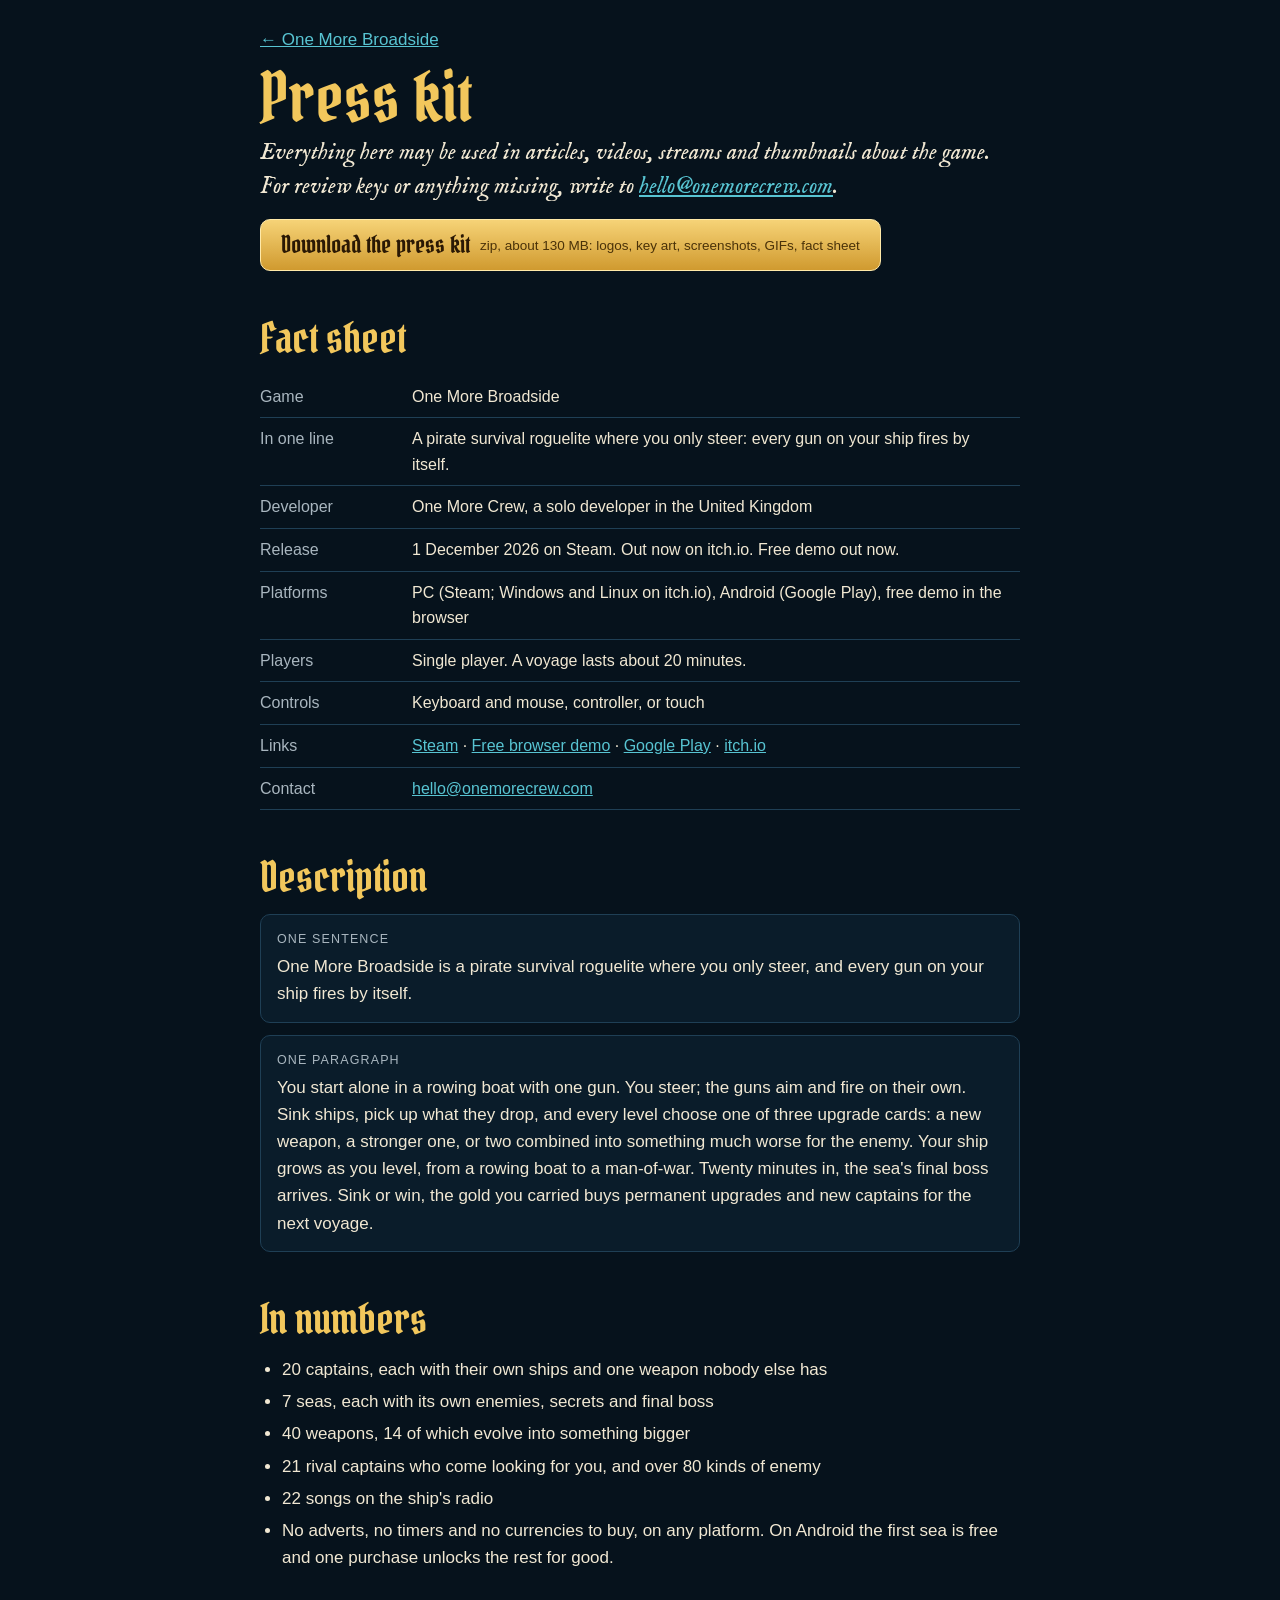
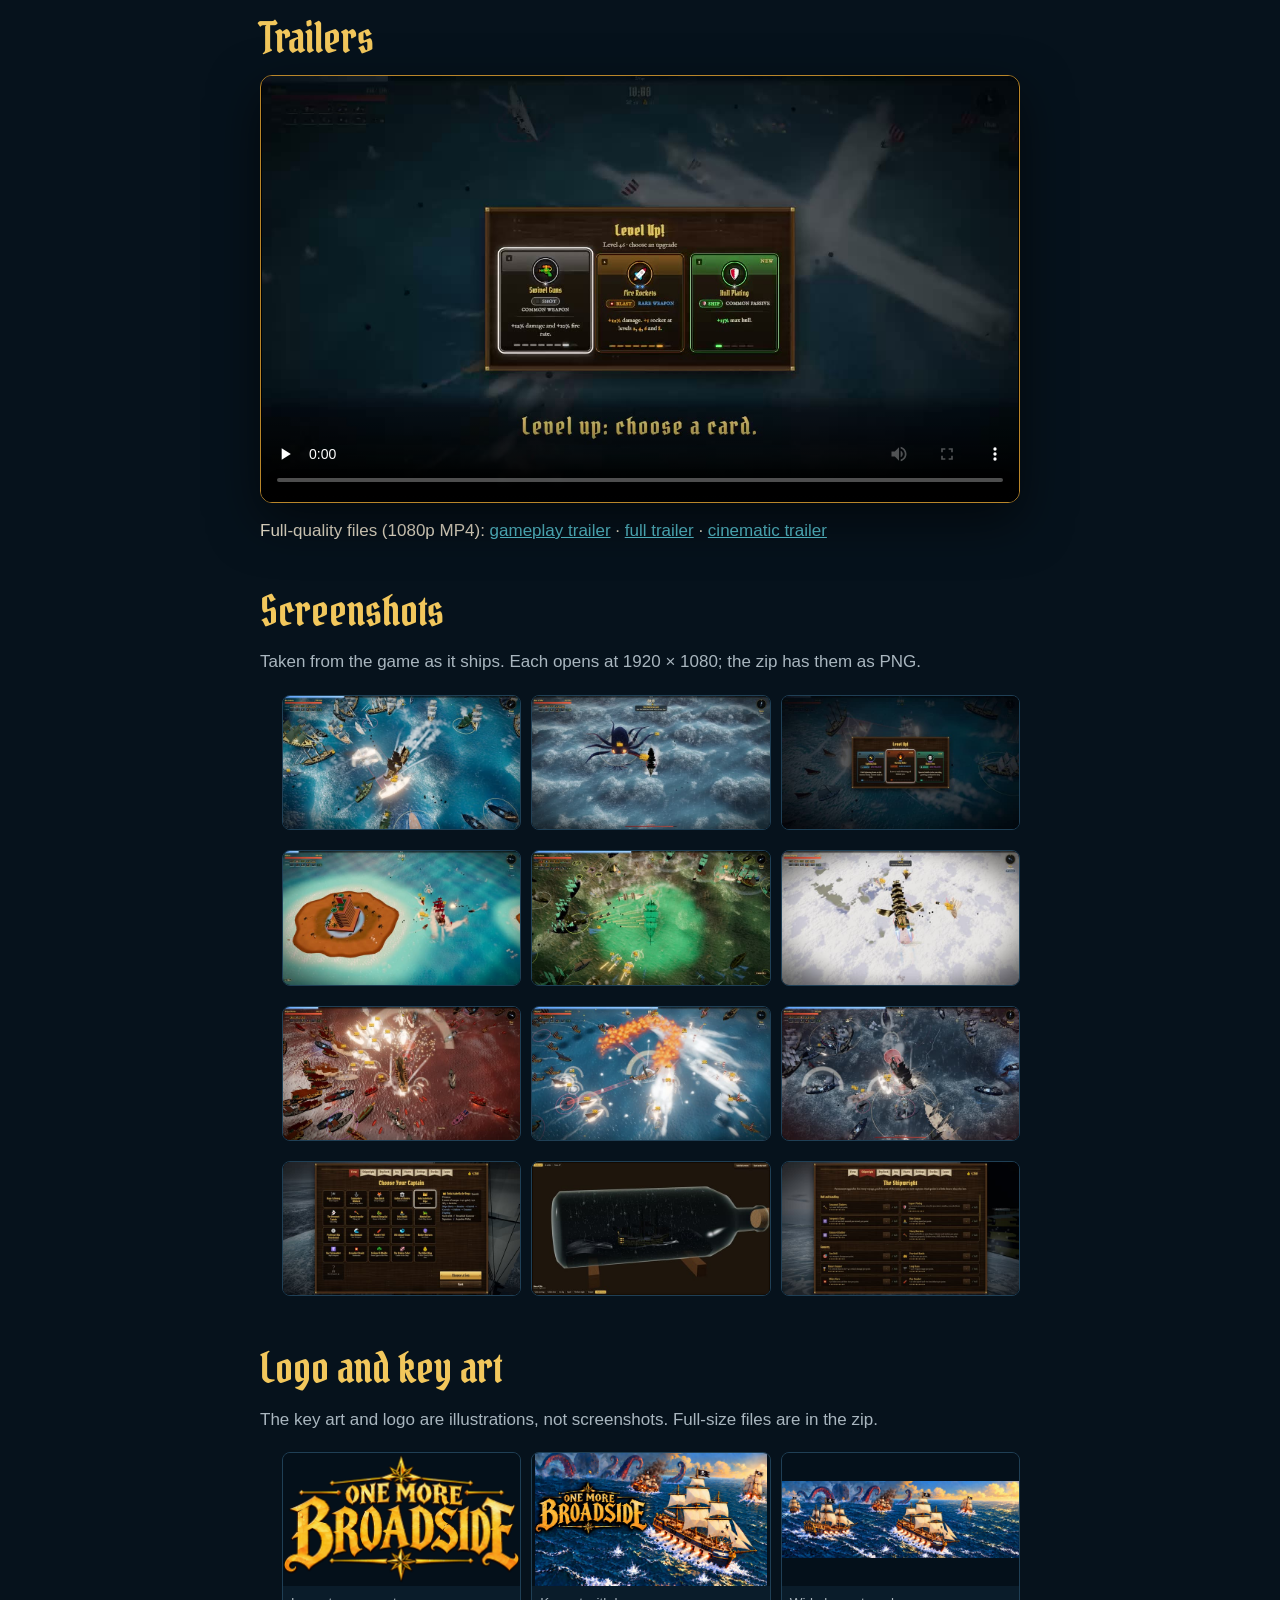
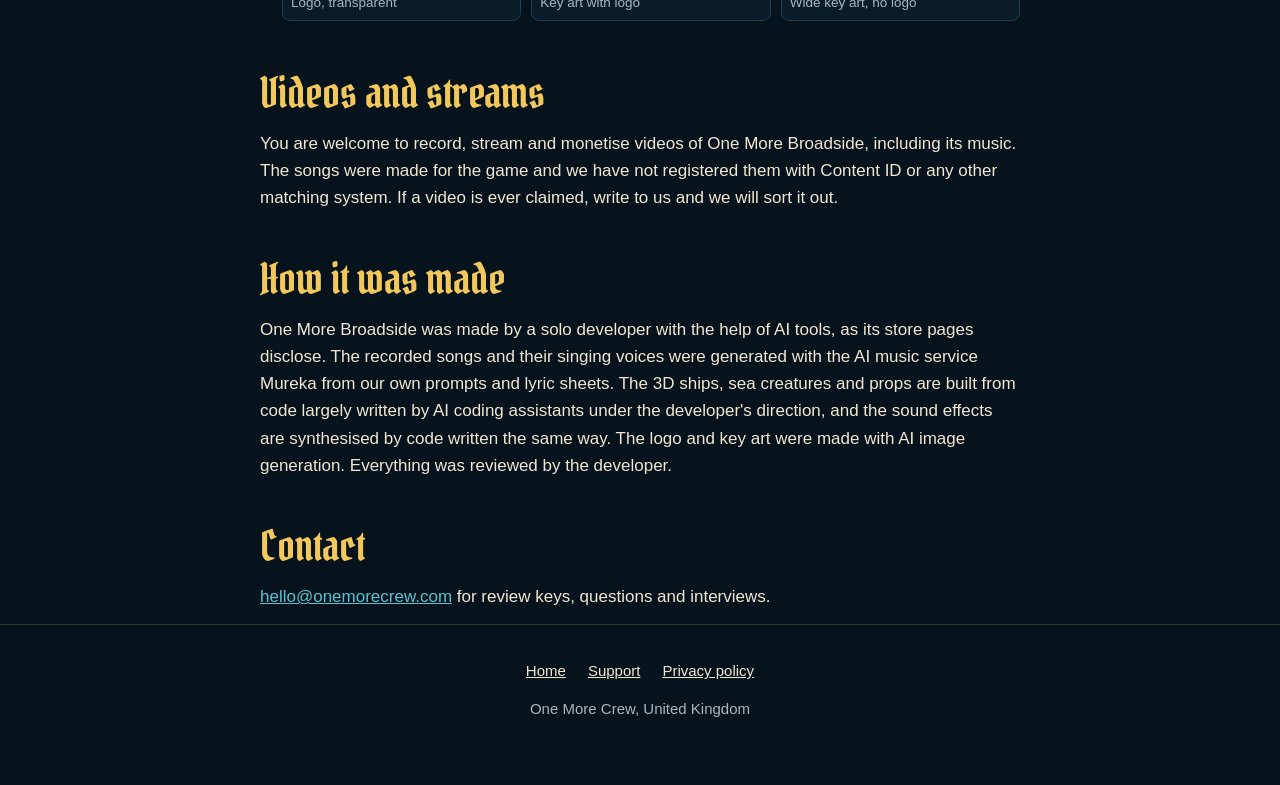
<file: press/index.html>
<!DOCTYPE html>
<html lang="en">
<head>
<meta charset="utf-8">
<meta name="viewport" content="width=device-width, initial-scale=1">
<title>Press kit: One More Broadside</title>
<meta name="description" content="Fact sheet, descriptions, trailers, screenshots, logos and key art for One More Broadside, a pirate survival roguelite out 1 December 2026.">
<link rel="canonical" href="https://onemorebroadside.com/press/">
<meta property="og:title" content="One More Broadside press kit">
<meta property="og:image" content="https://onemorebroadside.com/assets/img/share.jpg">
<meta name="theme-color" content="#06121c">
<link rel="icon" href="../assets/img/icon-32.png" sizes="32x32">
<link rel="stylesheet" href="../assets/site.css">
</head>
<body class="press">
<main class="narrow">
  <a class="back" href="../">&larr; One More Broadside</a>
  <h1>Press kit</h1>
  <p class="lede">Everything here may be used in articles, videos, streams and thumbnails about the game. For review keys or anything missing, write to <a href="mailto:hello@onemorecrew.com">hello@onemorecrew.com</a>.</p>
  <p><a class="dl" href="https://github.com/OneMoreCrew/onemorebroadside/releases/latest/download/OneMoreBroadside-press-kit.zip">Download the press kit <small>zip, about 130 MB: logos, key art, screenshots, GIFs, fact sheet</small></a></p>

  <h2>Fact sheet</h2>
  <table>
    <tr><th>Game</th><td>One More Broadside</td></tr>
    <tr><th>In one line</th><td>A pirate survival roguelite where you only steer: every gun on your ship fires by itself.</td></tr>
    <tr><th>Developer</th><td>One More Crew, a solo developer in the United Kingdom</td></tr>
    <tr><th>Release</th><td>1 December 2026 on Steam. Out now on itch.io. Free demo out now.</td></tr>
    <tr><th>Platforms</th><td>PC (Steam; Windows and Linux on itch.io), Android (Google Play), free demo in the browser</td></tr>
    <tr><th>Players</th><td>Single player. A voyage lasts about 20 minutes.</td></tr>
    <tr><th>Controls</th><td>Keyboard and mouse, controller, or touch</td></tr>
    <tr><th>Links</th><td><a href="https://store.steampowered.com/app/5481030/?utm_source=presskit&utm_campaign=launch">Steam</a> &middot; <a href="https://onemorecrew.itch.io/one-more-broadside-demo">Free browser demo</a> &middot; <a href="https://play.google.com/store/apps/details?id=com.onemorecrew.broadside">Google Play</a> &middot; <a href="https://onemorecrew.itch.io/one-more-broadside">itch.io</a></td></tr>
    <tr><th>Contact</th><td><a href="mailto:hello@onemorecrew.com">hello@onemorecrew.com</a></td></tr>
  </table>

  <h2>Description</h2>
  <div class="copybox"><p class="tag">One sentence</p><p>One More Broadside is a pirate survival roguelite where you only steer, and every gun on your ship fires by itself.</p></div>
  <div class="copybox"><p class="tag">One paragraph</p><p>You start alone in a rowing boat with one gun. You steer; the guns aim and fire on their own. Sink ships, pick up what they drop, and every level choose one of three upgrade cards: a new weapon, a stronger one, or two combined into something much worse for the enemy. Your ship grows as you level, from a rowing boat to a man-of-war. Twenty minutes in, the sea's final boss arrives. Sink or win, the gold you carried buys permanent upgrades and new captains for the next voyage.</p></div>

  <h2>In numbers</h2>
  <ul>
    <li>20 captains, each with their own ships and one weapon nobody else has</li>
    <li>7 seas, each with its own enemies, secrets and final boss</li>
    <li>40 weapons, 14 of which evolve into something bigger</li>
    <li>21 rival captains who come looking for you, and over 80 kinds of enemy</li>
    <li>22 songs on the ship's radio</li>
    <li>No adverts, no timers and no currencies to buy, on any platform. On Android the first sea is free and one purchase unlocks the rest for good.</li>
  </ul>

  <h2>Trailers</h2>
  <div class="player"><video controls preload="none" playsinline poster="../assets/video/trailer-720.jpg" width="1280" height="720"><source src="../assets/video/trailer-720.mp4" type="video/mp4"></video></div>
  <p style="margin-top:14px">Full-quality files (1080p MP4):
    <a href="https://github.com/OneMoreCrew/onemorebroadside/releases/latest/download/OneMoreBroadside-gameplay.mp4">gameplay trailer</a> &middot;
    <a href="https://github.com/OneMoreCrew/onemorebroadside/releases/latest/download/OneMoreBroadside-trailer.mp4">full trailer</a> &middot;
    <a href="https://github.com/OneMoreCrew/onemorebroadside/releases/latest/download/OneMoreBroadside-cinematic.mp4">cinematic trailer</a></p>

  <h2>Screenshots</h2>
  <p class="muted">Taken from the game as it ships. Each opens at 1920 &times; 1080; the zip has them as PNG.</p>
  <ul class="art">
    <li><a href="../assets/img/shots/01-swarm-rough-sea.jpg"><img loading="lazy" src="../assets/img/shots/01-swarm-rough-sea-thumb.jpg" alt="A warship firing in every direction at a fleet closing in on a rough sea"></a></li>
    <li><a href="../assets/img/shots/08-kraken-in-a-storm.jpg"><img loading="lazy" src="../assets/img/shots/08-kraken-in-a-storm-thumb.jpg" alt="A giant squid rising beside the ship in a storm"></a></li>
    <li><a href="../assets/img/shots/02-level-up.jpg"><img loading="lazy" src="../assets/img/shots/02-level-up-thumb.jpg" alt="Three upgrade cards to choose from after levelling up"></a></li>
    <li><a href="../assets/img/shots/05-neon-keys-sunset.jpg"><img loading="lazy" src="../assets/img/shots/05-neon-keys-sunset-thumb.jpg" alt="A galleon passing a neon-lit hotel island at sunset"></a></li>
    <li><a href="../assets/img/shots/04-soul-harvest-bayou-rough.jpg"><img loading="lazy" src="../assets/img/shots/04-soul-harvest-bayou-rough-thumb.jpg" alt="A ghost ship glowing green in a foggy swamp sea"></a></li>
    <li><a href="../assets/img/shots/12-cloud-sea.jpg"><img loading="lazy" src="../assets/img/shots/12-cloud-sea-thumb.jpg" alt="A ship flying on solar sails above a sea of cloud"></a></li>
    <li><a href="../assets/img/shots/06-dragon-sea.jpg"><img loading="lazy" src="../assets/img/shots/06-dragon-sea-thumb.jpg" alt="A fleet of junks and fireworks on a red sea"></a></li>
    <li><a href="../assets/img/shots/07-frozen-north.jpg"><img loading="lazy" src="../assets/img/shots/07-frozen-north-thumb.jpg" alt="An explosion among longships between icebergs"></a></li>
    <li><a href="../assets/img/shots/03-tempest-at-night.jpg"><img loading="lazy" src="../assets/img/shots/03-tempest-at-night-thumb.jpg" alt="A night storm with enemy ships all around"></a></li>
    <li><a href="../assets/img/shots/11-choose-your-captain.jpg"><img loading="lazy" src="../assets/img/shots/11-choose-your-captain-thumb.jpg" alt="The captain screen with twenty captains"></a></li>
    <li><a href="../assets/img/shots/10-ship-in-a-bottle.jpg"><img loading="lazy" src="../assets/img/shots/10-ship-in-a-bottle-thumb.jpg" alt="A warship inside a glass bottle"></a></li>
    <li><a href="../assets/img/shots/09-shipwright.jpg"><img loading="lazy" src="../assets/img/shots/09-shipwright-thumb.jpg" alt="The Shipwright screen of permanent upgrades"></a></li>
  </ul>

  <h2>Logo and key art</h2>
  <p class="muted">The key art and logo are illustrations, not screenshots. Full-size files are in the zip.</p>
  <ul class="art">
    <li><a href="../assets/img/logo.png"><img loading="lazy" src="../assets/img/logo.png" alt="The gold One More Broadside logo"><span>Logo, transparent</span></a></li>
    <li><a href="../assets/img/capsule.jpg"><img loading="lazy" src="../assets/img/capsule.jpg" alt="Key art: two warships trading broadsides with a giant squid behind them"><span>Key art with logo</span></a></li>
    <li><a href="../assets/img/hero-2400.jpg"><img loading="lazy" src="../assets/img/hero-1200.jpg" alt="Wide key art without the logo"><span>Wide key art, no logo</span></a></li>
  </ul>

  <h2>Videos and streams</h2>
  <p>You are welcome to record, stream and monetise videos of One More Broadside, including its music. The songs were made for the game and we have not registered them with Content ID or any other matching system. If a video is ever claimed, write to us and we will sort it out.</p>

  <h2>How it was made</h2>
  <p>One More Broadside was made by a solo developer with the help of AI tools, as its store pages disclose. The recorded songs and their singing voices were generated with the AI music service Mureka from our own prompts and lyric sheets. The 3D ships, sea creatures and props are built from code largely written by AI coding assistants under the developer's direction, and the sound effects are synthesised by code written the same way. The logo and key art were made with AI image generation. Everything was reviewed by the developer.</p>

  <h2>Contact</h2>
  <p><a href="mailto:hello@onemorecrew.com">hello@onemorecrew.com</a> for review keys, questions and interviews.</p>
</main>
<footer><div class="wrap"><nav><a href="../">Home</a><a href="../support/">Support</a><a href="../privacy-policy/">Privacy policy</a></nav><p>One More Crew, United Kingdom</p></div></footer>
</body>
</html>
</file>
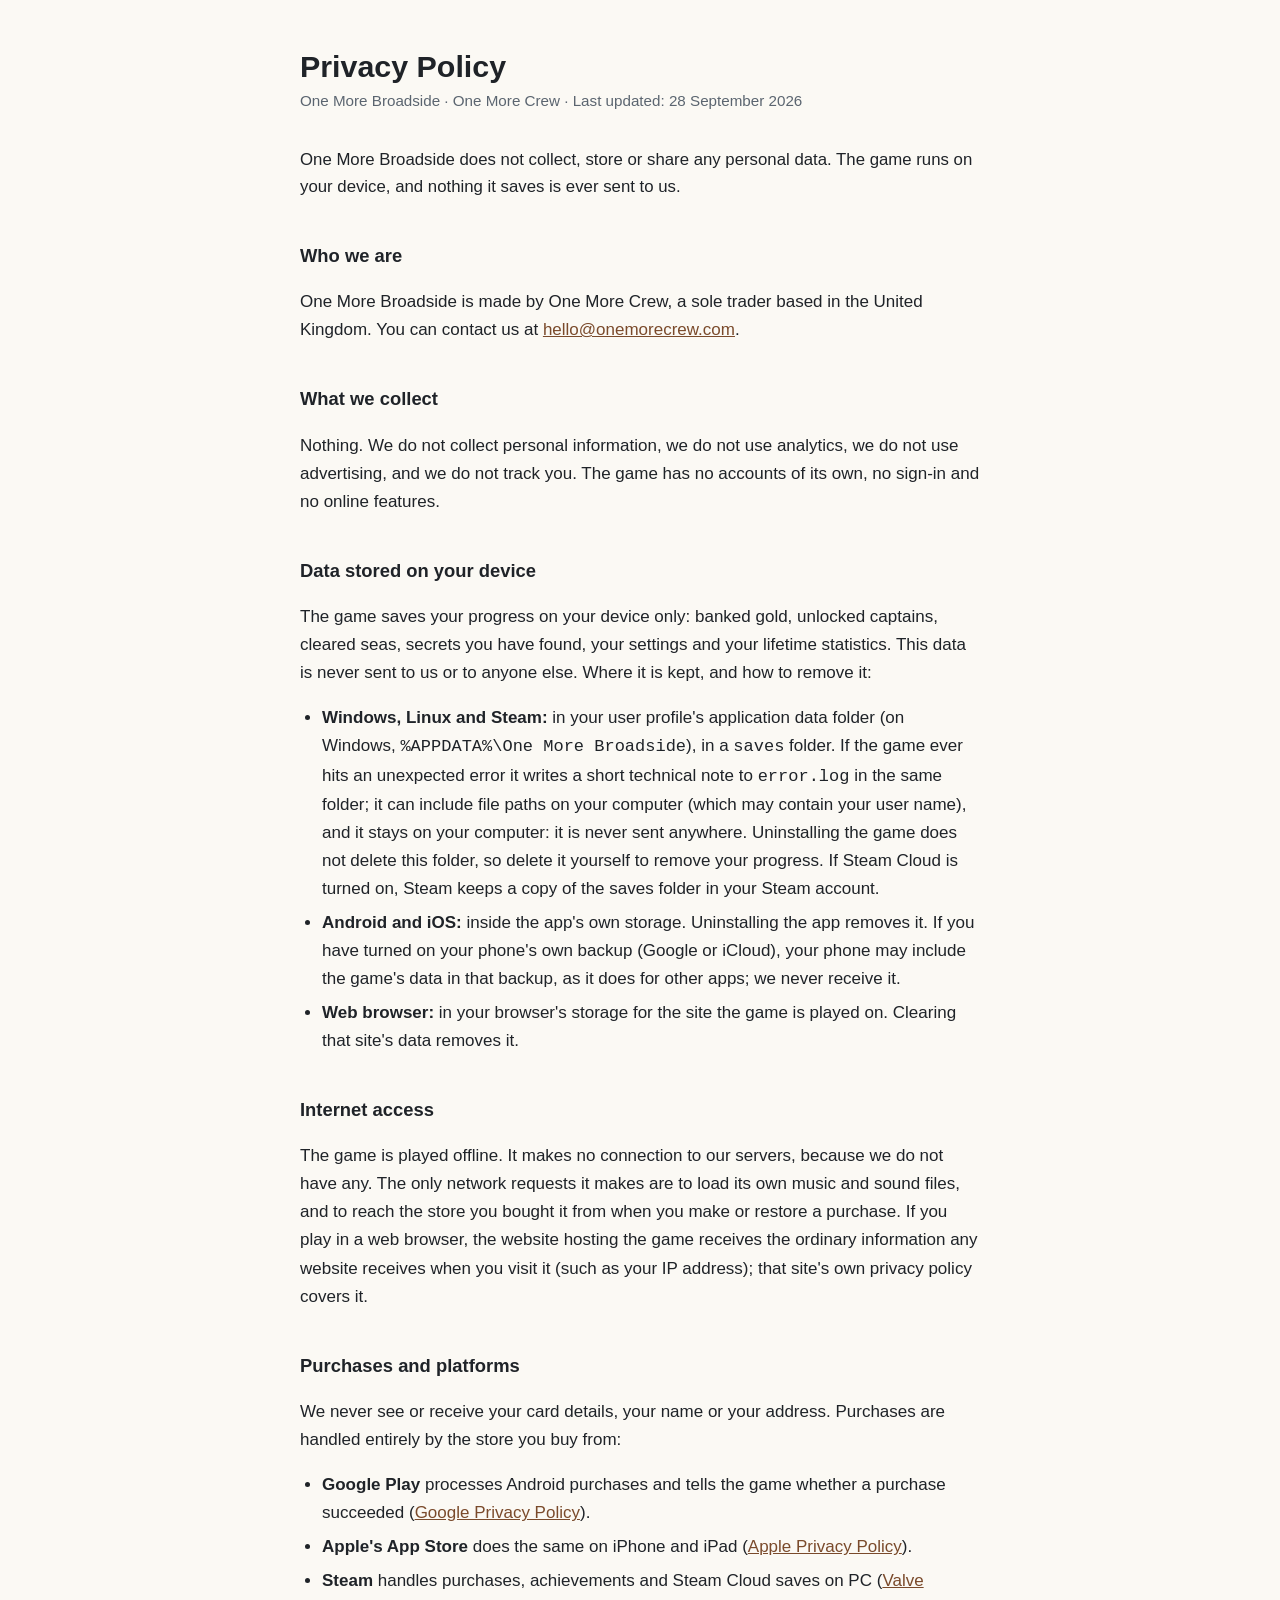
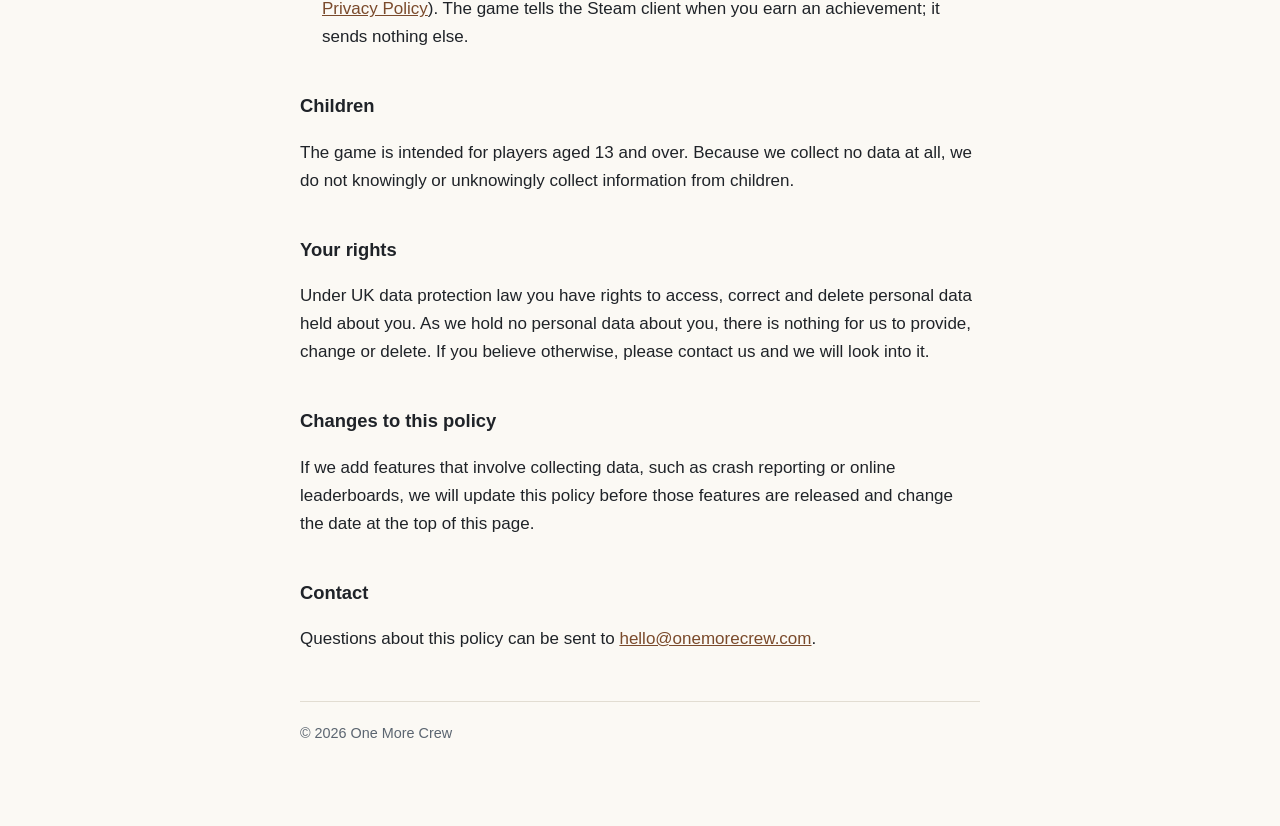
<file: privacy-policy/index.html>
<!DOCTYPE html>
<html lang="en">
<head>
<meta charset="utf-8">
<meta name="viewport" content="width=device-width, initial-scale=1">
<title>Privacy Policy — One More Broadside</title>
<style>
  :root {
    --bg: #fbf9f4;
    --fg: #1f2328;
    --muted: #5b6570;
    --rule: #e2ddd2;
    --accent: #7a4a2b;
  }
  @media (prefers-color-scheme: dark) {
    :root:not([data-theme="light"]) {
      --bg: #14171a;
      --fg: #e8e6e1;
      --muted: #9aa3ac;
      --rule: #2b3136;
      --accent: #d8a25f;
    }
  }
  * { box-sizing: border-box; }
  body {
    margin: 0;
    padding: 48px 16px 80px;
    background: var(--bg);
    color: var(--fg);
    font: 17px/1.65 -apple-system, BlinkMacSystemFont, "Segoe UI", Roboto, Helvetica, Arial, sans-serif;
  }
  main { max-width: 680px; margin: 0 auto; }
  h1 { font-size: 1.9rem; line-height: 1.2; margin: 0 0 4px; }
  h2 { font-size: 1.15rem; margin: 40px 0 10px; }
  .meta { color: var(--muted); font-size: 0.95rem; margin: 0 0 32px; }
  hr { border: 0; border-top: 1px solid var(--rule); margin: 32px 0; }
  a { color: var(--accent); }
  ul { padding-left: 22px; }
  li { margin: 6px 0; }
  .lede { font-size: 1.05rem; }
  footer { margin-top: 48px; padding-top: 20px; border-top: 1px solid var(--rule); color: var(--muted); font-size: 0.9rem; }
</style>
</head>
<body>
<main>
  <h1>Privacy Policy</h1>
  <p class="meta">One More Broadside &middot; One More Crew &middot; Last updated: 28 September 2026</p>

  <p class="lede">One More Broadside does not collect, store or share any personal data. The game runs on your device, and nothing it saves is ever sent to us.</p>

  <h2>Who we are</h2>
  <p>One More Broadside is made by One More Crew, a sole trader based in the United Kingdom. You can contact us at <a href="mailto:hello@onemorecrew.com">hello@onemorecrew.com</a>.</p>

  <h2>What we collect</h2>
  <p>Nothing. We do not collect personal information, we do not use analytics, we do not use advertising, and we do not track you. The game has no accounts of its own, no sign-in and no online features.</p>

  <h2>Data stored on your device</h2>
  <p>The game saves your progress on your device only: banked gold, unlocked captains, cleared seas, secrets you have found, your settings and your lifetime statistics. This data is never sent to us or to anyone else. Where it is kept, and how to remove it:</p>
  <ul>
    <li><strong>Windows, Linux and Steam:</strong> in your user profile's application data folder (on Windows, <code>%APPDATA%\One More Broadside</code>), in a <code>saves</code> folder. If the game ever hits an unexpected error it writes a short technical note to <code>error.log</code> in the same folder; it can include file paths on your computer (which may contain your user name), and it stays on your computer: it is never sent anywhere. Uninstalling the game does not delete this folder, so delete it yourself to remove your progress. If Steam Cloud is turned on, Steam keeps a copy of the saves folder in your Steam account.</li>
    <li><strong>Android and iOS:</strong> inside the app's own storage. Uninstalling the app removes it. If you have turned on your phone's own backup (Google or iCloud), your phone may include the game's data in that backup, as it does for other apps; we never receive it.</li>
    <li><strong>Web browser:</strong> in your browser's storage for the site the game is played on. Clearing that site's data removes it.</li>
  </ul>

  <h2>Internet access</h2>
  <p>The game is played offline. It makes no connection to our servers, because we do not have any. The only network requests it makes are to load its own music and sound files, and to reach the store you bought it from when you make or restore a purchase. If you play in a web browser, the website hosting the game receives the ordinary information any website receives when you visit it (such as your IP address); that site's own privacy policy covers it.</p>

  <h2>Purchases and platforms</h2>
  <p>We never see or receive your card details, your name or your address. Purchases are handled entirely by the store you buy from:</p>
  <ul>
    <li><strong>Google Play</strong> processes Android purchases and tells the game whether a purchase succeeded (<a href="https://policies.google.com/privacy">Google Privacy Policy</a>).</li>
    <li><strong>Apple's App Store</strong> does the same on iPhone and iPad (<a href="https://www.apple.com/legal/privacy/">Apple Privacy Policy</a>).</li>
    <li><strong>Steam</strong> handles purchases, achievements and Steam Cloud saves on PC (<a href="https://store.steampowered.com/privacy_agreement/">Valve Privacy Policy</a>). The game tells the Steam client when you earn an achievement; it sends nothing else.</li>
  </ul>

  <h2>Children</h2>
  <p>The game is intended for players aged 13 and over. Because we collect no data at all, we do not knowingly or unknowingly collect information from children.</p>

  <h2>Your rights</h2>
  <p>Under UK data protection law you have rights to access, correct and delete personal data held about you. As we hold no personal data about you, there is nothing for us to provide, change or delete. If you believe otherwise, please contact us and we will look into it.</p>

  <h2>Changes to this policy</h2>
  <p>If we add features that involve collecting data, such as crash reporting or online leaderboards, we will update this policy before those features are released and change the date at the top of this page.</p>

  <h2>Contact</h2>
  <p>Questions about this policy can be sent to <a href="mailto:hello@onemorecrew.com">hello@onemorecrew.com</a>.</p>

  <footer>&copy; 2026 One More Crew</footer>
</main>
</body>
</html>
</file>
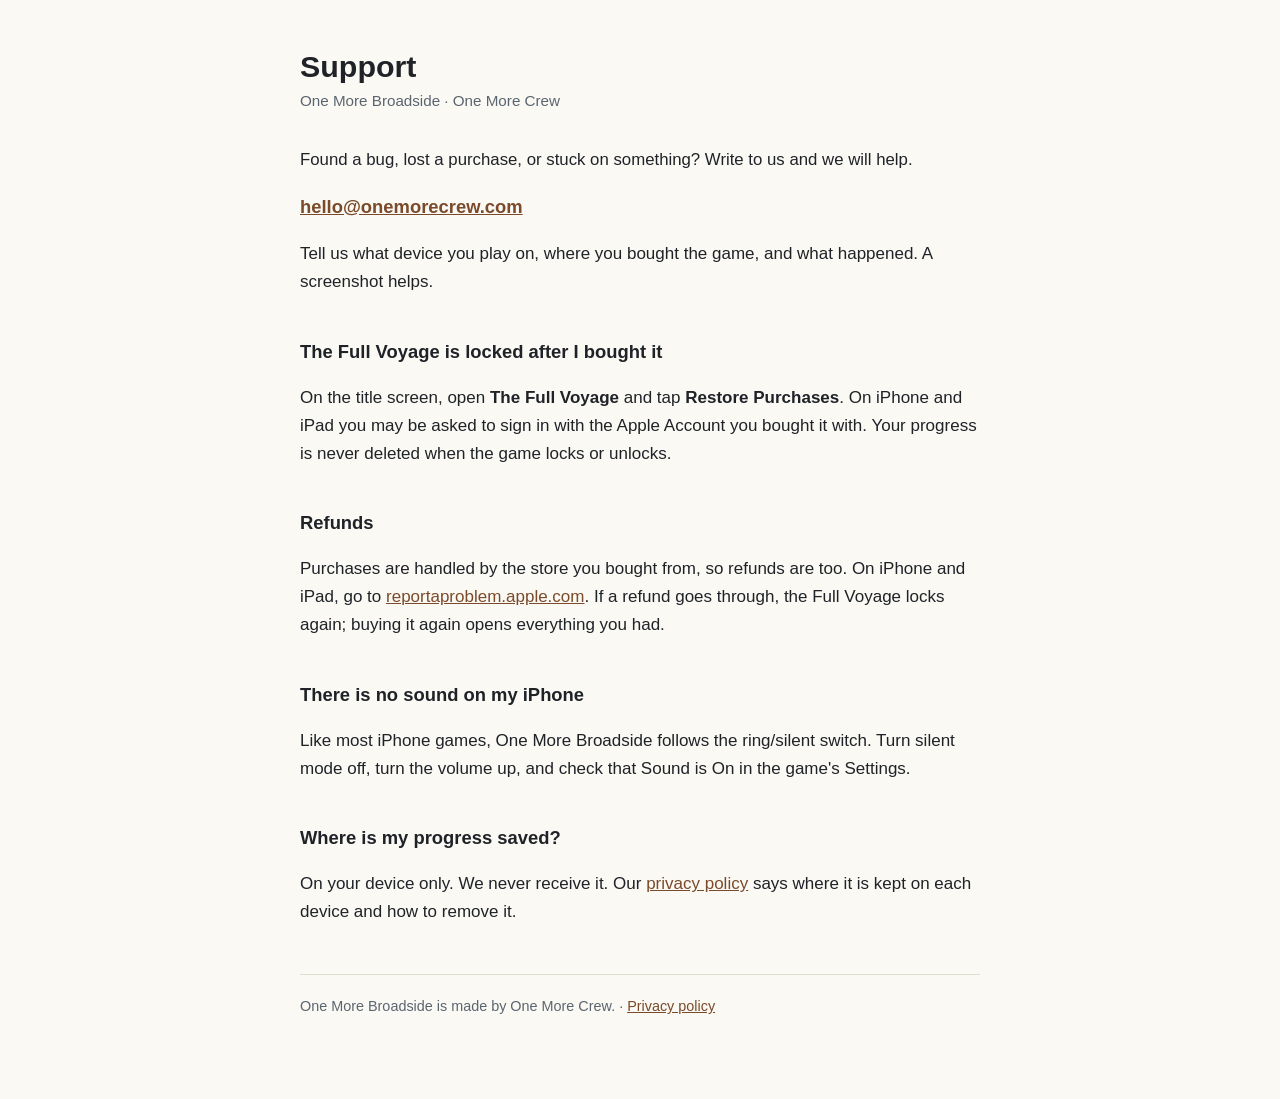
<file: support/index.html>
<!DOCTYPE html>
<html lang="en">
<head>
<meta charset="utf-8">
<meta name="viewport" content="width=device-width, initial-scale=1">
<title>Support — One More Broadside</title>
<style>
  :root {
    --bg: #fbf9f4;
    --fg: #1f2328;
    --muted: #5b6570;
    --rule: #e2ddd2;
    --accent: #7a4a2b;
  }
  @media (prefers-color-scheme: dark) {
    :root:not([data-theme="light"]) {
      --bg: #14171a;
      --fg: #e8e6e1;
      --muted: #9aa3ac;
      --rule: #2b3136;
      --accent: #d8a25f;
    }
  }
  * { box-sizing: border-box; }
  body {
    margin: 0;
    padding: 48px 16px 80px;
    background: var(--bg);
    color: var(--fg);
    font: 17px/1.65 -apple-system, BlinkMacSystemFont, "Segoe UI", Roboto, Helvetica, Arial, sans-serif;
  }
  main { max-width: 680px; margin: 0 auto; }
  h1 { font-size: 1.9rem; line-height: 1.2; margin: 0 0 4px; }
  h2 { font-size: 1.15rem; margin: 40px 0 10px; }
  .meta { color: var(--muted); font-size: 0.95rem; margin: 0 0 32px; }
  a { color: var(--accent); }
  ul { padding-left: 22px; }
  li { margin: 6px 0; }
  .lede { font-size: 1.05rem; }
  .contact { font-size: 1.15rem; font-weight: 600; }
  footer { margin-top: 48px; padding-top: 20px; border-top: 1px solid var(--rule); color: var(--muted); font-size: 0.9rem; }
</style>
</head>
<body>
<main>
  <h1>Support</h1>
  <p class="meta">One More Broadside &middot; One More Crew</p>

  <p class="lede">Found a bug, lost a purchase, or stuck on something? Write to us and we will help.</p>
  <p class="contact"><a href="mailto:hello@onemorecrew.com">hello@onemorecrew.com</a></p>
  <p>Tell us what device you play on, where you bought the game, and what happened. A screenshot helps.</p>

  <h2>The Full Voyage is locked after I bought it</h2>
  <p>On the title screen, open <strong>The Full Voyage</strong> and tap <strong>Restore Purchases</strong>. On iPhone and iPad you may be asked to sign in with the Apple Account you bought it with. Your progress is never deleted when the game locks or unlocks.</p>

  <h2>Refunds</h2>
  <p>Purchases are handled by the store you bought from, so refunds are too. On iPhone and iPad, go to <a href="https://reportaproblem.apple.com">reportaproblem.apple.com</a>. If a refund goes through, the Full Voyage locks again; buying it again opens everything you had.</p>

  <h2>There is no sound on my iPhone</h2>
  <p>Like most iPhone games, One More Broadside follows the ring/silent switch. Turn silent mode off, turn the volume up, and check that Sound is On in the game's Settings.</p>

  <h2>Where is my progress saved?</h2>
  <p>On your device only. We never receive it. Our <a href="../privacy-policy/">privacy policy</a> says where it is kept on each device and how to remove it.</p>

  <footer>One More Broadside is made by One More Crew. &middot; <a href="../privacy-policy/">Privacy policy</a></footer>
</main>
</body>
</html>
</file>
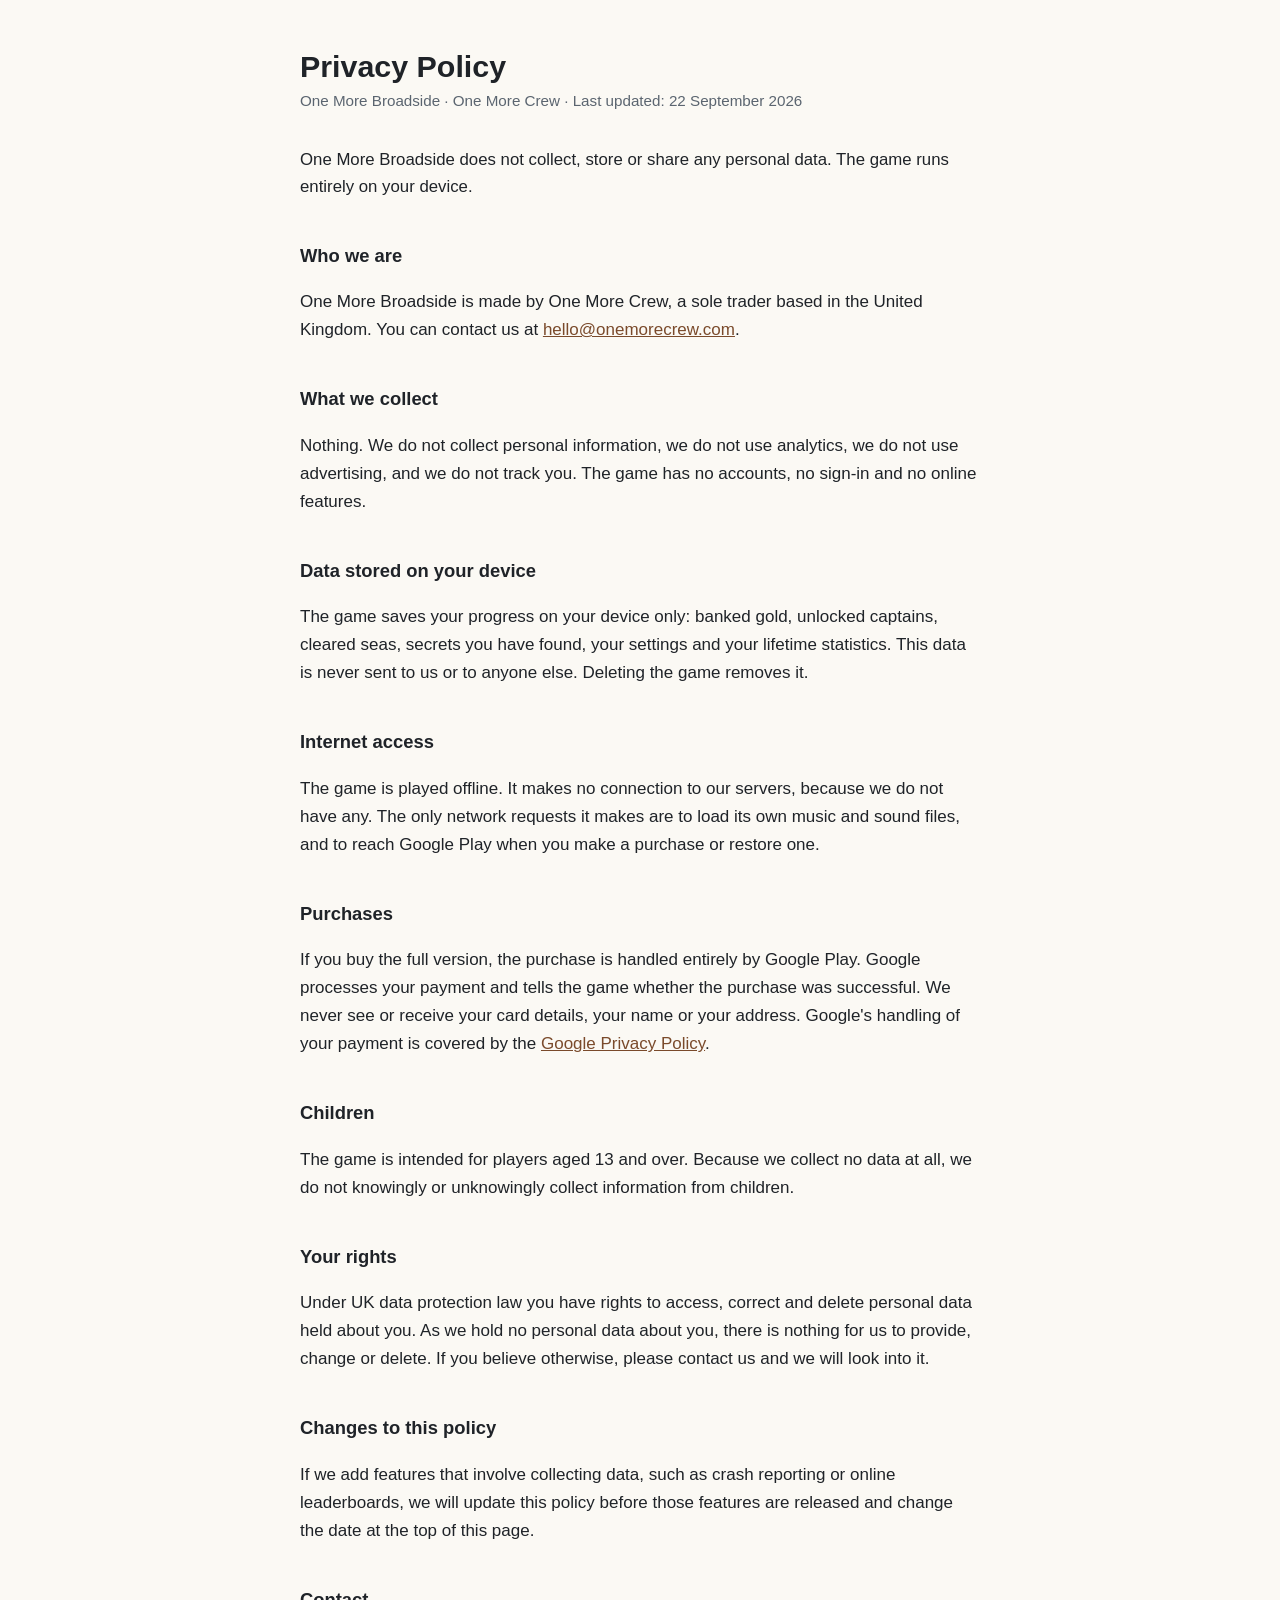
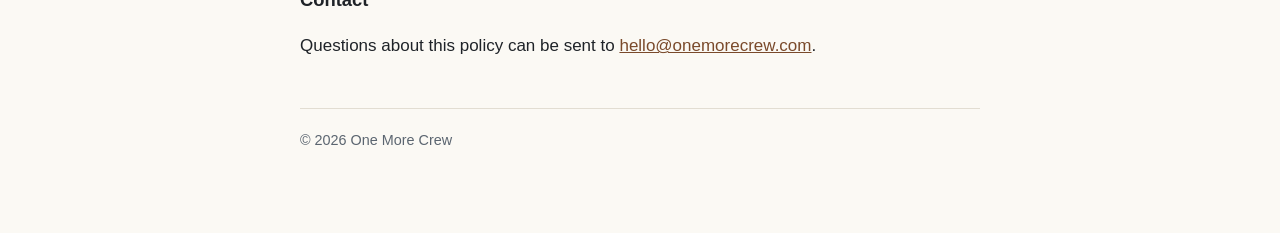
<file: privacy-policy.html>
<!DOCTYPE html>
<html lang="en">
<head>
<meta charset="utf-8">
<meta name="viewport" content="width=device-width, initial-scale=1">
<title>Privacy Policy — One More Broadside</title>
<style>
  :root {
    --bg: #fbf9f4;
    --fg: #1f2328;
    --muted: #5b6570;
    --rule: #e2ddd2;
    --accent: #7a4a2b;
  }
  @media (prefers-color-scheme: dark) {
    :root:not([data-theme="light"]) {
      --bg: #14171a;
      --fg: #e8e6e1;
      --muted: #9aa3ac;
      --rule: #2b3136;
      --accent: #d8a25f;
    }
  }
  * { box-sizing: border-box; }
  body {
    margin: 0;
    padding: 48px 16px 80px;
    background: var(--bg);
    color: var(--fg);
    font: 17px/1.65 -apple-system, BlinkMacSystemFont, "Segoe UI", Roboto, Helvetica, Arial, sans-serif;
  }
  main { max-width: 680px; margin: 0 auto; }
  h1 { font-size: 1.9rem; line-height: 1.2; margin: 0 0 4px; }
  h2 { font-size: 1.15rem; margin: 40px 0 10px; }
  .meta { color: var(--muted); font-size: 0.95rem; margin: 0 0 32px; }
  hr { border: 0; border-top: 1px solid var(--rule); margin: 32px 0; }
  a { color: var(--accent); }
  ul { padding-left: 22px; }
  li { margin: 6px 0; }
  .lede { font-size: 1.05rem; }
  footer { margin-top: 48px; padding-top: 20px; border-top: 1px solid var(--rule); color: var(--muted); font-size: 0.9rem; }
</style>
</head>
<body>
<main>
  <h1>Privacy Policy</h1>
  <p class="meta">One More Broadside &middot; One More Crew &middot; Last updated: 22 September 2026</p>

  <p class="lede">One More Broadside does not collect, store or share any personal data. The game runs entirely on your device.</p>

  <h2>Who we are</h2>
  <p>One More Broadside is made by One More Crew, a sole trader based in the United Kingdom. You can contact us at <a href="mailto:hello@onemorecrew.com">hello@onemorecrew.com</a>.</p>

  <h2>What we collect</h2>
  <p>Nothing. We do not collect personal information, we do not use analytics, we do not use advertising, and we do not track you. The game has no accounts, no sign-in and no online features.</p>

  <h2>Data stored on your device</h2>
  <p>The game saves your progress on your device only: banked gold, unlocked captains, cleared seas, secrets you have found, your settings and your lifetime statistics. This data is never sent to us or to anyone else. Deleting the game removes it.</p>

  <h2>Internet access</h2>
  <p>The game is played offline. It makes no connection to our servers, because we do not have any. The only network requests it makes are to load its own music and sound files, and to reach Google Play when you make a purchase or restore one.</p>

  <h2>Purchases</h2>
  <p>If you buy the full version, the purchase is handled entirely by Google Play. Google processes your payment and tells the game whether the purchase was successful. We never see or receive your card details, your name or your address. Google's handling of your payment is covered by the <a href="https://policies.google.com/privacy">Google Privacy Policy</a>.</p>

  <h2>Children</h2>
  <p>The game is intended for players aged 13 and over. Because we collect no data at all, we do not knowingly or unknowingly collect information from children.</p>

  <h2>Your rights</h2>
  <p>Under UK data protection law you have rights to access, correct and delete personal data held about you. As we hold no personal data about you, there is nothing for us to provide, change or delete. If you believe otherwise, please contact us and we will look into it.</p>

  <h2>Changes to this policy</h2>
  <p>If we add features that involve collecting data, such as crash reporting or online leaderboards, we will update this policy before those features are released and change the date at the top of this page.</p>

  <h2>Contact</h2>
  <p>Questions about this policy can be sent to <a href="mailto:hello@onemorecrew.com">hello@onemorecrew.com</a>.</p>

  <footer>&copy; 2026 One More Crew</footer>
</main>
</body>
</html>
</file>
<file: assets/site.css>
/* One More Broadside: the public site. The game's own fonts (SIL Open Font License, texts in assets/fonts). */
@font-face { font-family: 'Pirata One'; font-style: normal; font-weight: 400; font-display: swap; src: url(fonts/PirataOne-normal-2.woff2) format('woff2'); }
@font-face { font-family: 'IM Fell English'; font-style: normal; font-weight: 400; font-display: swap; src: url(fonts/IMFellEnglish-normal-1.woff2) format('woff2'); }
@font-face { font-family: 'IM Fell English'; font-style: italic; font-weight: 400; font-display: swap; src: url(fonts/IMFellEnglish-italic-0.woff2) format('woff2'); }

:root {
  --sea: #06121c; --deep: #0a1c2a; --panel: #0e2536; --line: #1f3f55;
  --ink: #f1e8d3; --muted: #a9b6bf; --gold: #f2c75c; --gold-deep: #b9862a; --teal: #58c4d2; --red: #d8533f;
  --title: 'Pirata One', 'IM Fell English', Georgia, serif; --serif: 'IM Fell English', Georgia, serif;
  --sans: -apple-system, BlinkMacSystemFont, 'Segoe UI', Roboto, Helvetica, Arial, sans-serif;
  color-scheme: dark;
}
* { box-sizing: border-box; }
html { scroll-behavior: smooth; }
body { margin: 0; background: var(--sea); color: var(--ink); font: 17px/1.6 var(--sans); -webkit-text-size-adjust: 100%; }
img, video { max-width: 100%; display: block; }
a { color: var(--teal); }
a:focus-visible, button:focus-visible, summary:focus-visible { outline: 3px solid var(--gold); outline-offset: 3px; border-radius: 4px; }
.wrap { width: min(1080px, 100% - 32px); margin-inline: auto; }
.narrow { width: min(760px, 100% - 32px); margin-inline: auto; }
h1, h2, h3 { font-family: var(--title); font-weight: 400; color: var(--gold); line-height: 1.1; margin: 0; text-wrap: balance; }
h2 { font-size: clamp(34px, 5.2vw, 52px); text-align: center; }
h3 { font-size: 28px; }
p { margin: 0 0 14px; }
.lede { font: italic clamp(19px, 2.4vw, 23px)/1.5 var(--serif); color: var(--ink); text-wrap: pretty; }
.muted { color: var(--muted); }
.rule { display: flex; align-items: center; gap: 14px; justify-content: center; margin: 0 0 22px; }
.rule::before, .rule::after { content: ''; height: 1px; flex: 1; max-width: 180px; background: linear-gradient(90deg, transparent, var(--gold-deep)); }
.rule::after { transform: scaleX(-1); }
section { padding: clamp(44px, 7vw, 84px) 0; }
section + section { border-top: 1px solid rgba(242, 199, 92, 0.12); }

/* top: the key art, the logo, the one line that says what the game is, and where to get it */
.hero { position: relative; isolation: isolate; padding: 0; text-align: center; }
.hero picture, .hero picture img { position: absolute; inset: 0; width: 100%; height: 100%; object-fit: cover; object-position: 55% 40%; z-index: -2; }
.hero::after { content: ''; position: absolute; inset: 0; z-index: -1; background: linear-gradient(180deg, rgba(6,18,28,0.55) 0%, rgba(6,18,28,0.35) 35%, rgba(6,18,28,0.82) 78%, var(--sea) 100%); }
.hero-in { padding: clamp(28px, 6vw, 64px) 0 clamp(36px, 6vw, 60px); }
.hero .logo { width: min(520px, 78vw); height: auto; margin: 0 auto 10px; filter: drop-shadow(0 6px 22px rgba(0,0,0,0.6)); }
.hero h1 { font-size: clamp(30px, 4.6vw, 46px); color: var(--ink); text-shadow: 0 2px 14px rgba(0,0,0,0.8); }
.hero .lede { max-width: 34em; margin: 12px auto 0; text-shadow: 0 2px 10px rgba(0,0,0,0.9); }
.when { display: inline-block; margin: 18px 0 0; padding: 6px 14px; border: 1px solid var(--gold-deep); border-radius: 999px; background: rgba(6,18,28,0.7); color: var(--gold); font: 400 20px/1.2 var(--title); letter-spacing: 0.03em; }

.stores { display: flex; flex-wrap: wrap; gap: 12px; justify-content: center; margin: 22px 0 0; padding: 0; list-style: none; }
.btn { display: inline-flex; flex-direction: column; align-items: center; justify-content: center; min-width: 220px; min-height: 64px; padding: 10px 20px; border-radius: 10px; text-decoration: none;
  border: 1px solid var(--gold-deep); background: linear-gradient(180deg, #17364b, #0c2231); color: var(--ink); box-shadow: 0 6px 18px rgba(0,0,0,0.45), inset 0 1px 0 rgba(255,255,255,0.08); transition: transform .12s ease, border-color .12s ease; }
.btn:hover { transform: translateY(-2px); border-color: var(--gold); }
.btn b { font: 400 24px/1.1 var(--title); color: var(--gold); letter-spacing: 0.02em; }
.btn span { font-size: 13.5px; color: var(--muted); }
.btn.main { background: linear-gradient(180deg, #f6d377, #d09a2f); border-color: #ffe9a8; }
.btn.main b { color: #2a1804; } .btn.main span { color: #4a3209; }

/* the trailer */
.player { position: relative; aspect-ratio: 16 / 9; border-radius: 12px; overflow: hidden; border: 1px solid var(--gold-deep); background: #000; box-shadow: 0 18px 50px rgba(0,0,0,0.55); }
.player video { width: 100%; height: 100%; }
.more { text-align: center; margin: 16px 0 0; }
.more a { font: 400 21px/1.2 var(--title); color: var(--gold); text-decoration: none; }
.more a::after { content: ' \2192'; }
.more a:hover { text-decoration: underline; }

/* what the game is: three plain steps, each with a short loop */
.steps { display: grid; grid-template-columns: repeat(auto-fit, minmax(280px, 1fr)); gap: 22px; margin-top: 30px; }
.card { background: var(--panel); border: 1px solid var(--line); border-radius: 12px; overflow: hidden; display: flex; flex-direction: column; }
.card video, .card img { aspect-ratio: 16 / 9; width: 100%; object-fit: cover; background: var(--deep); }
.card div { padding: 16px 18px 18px; }
.card h3 { margin-bottom: 6px; }
.card p { margin: 0; color: var(--ink); }
.num { font: 400 18px/1 var(--title); color: var(--sea); background: var(--gold); border-radius: 999px; width: 30px; height: 30px; display: inline-grid; place-items: center; margin-right: 8px; vertical-align: 4px; }

.facts { display: grid; grid-template-columns: repeat(auto-fit, minmax(150px, 1fr)); gap: 12px; margin: 30px 0 0; padding: 0; list-style: none; text-align: center; }
.facts li { background: var(--deep); border: 1px solid var(--line); border-radius: 10px; padding: 14px 8px; }
.facts b { display: block; font: 400 40px/1 var(--title); color: var(--gold); font-variant-numeric: tabular-nums; }
.facts span { font-size: 15px; color: var(--muted); }

.split { display: grid; grid-template-columns: repeat(auto-fit, minmax(300px, 1fr)); gap: 28px; align-items: center; margin-top: 34px; }
.split video, .split img { border-radius: 12px; border: 1px solid var(--line); aspect-ratio: 16 / 9; width: 100%; object-fit: cover; background: var(--deep); }
.split h3 { font-size: 34px; margin-bottom: 8px; }

.gallery { display: grid; grid-template-columns: repeat(auto-fill, minmax(230px, 1fr)); gap: 10px; margin-top: 28px; padding: 0; list-style: none; }
.gallery a { display: block; border-radius: 8px; overflow: hidden; border: 1px solid var(--line); }
.gallery a:hover { border-color: var(--gold); }
.gallery img { aspect-ratio: 16 / 9; width: 100%; object-fit: cover; }

/* where to play */
.where { display: grid; grid-template-columns: repeat(auto-fit, minmax(240px, 1fr)); gap: 14px; margin-top: 28px; padding: 0; list-style: none; }
.where li { background: var(--panel); border: 1px solid var(--line); border-radius: 12px; padding: 18px; display: flex; flex-direction: column; gap: 6px; }
.where h3 { font-size: 26px; }
.where p { margin: 0; color: var(--muted); font-size: 15.5px; flex: 1; }
.where a { font: 400 21px/1.2 var(--title); color: var(--gold); text-decoration: none; margin-top: 8px; }
.where a::after { content: ' \2192'; }
.where a:hover { text-decoration: underline; }

footer { border-top: 1px solid rgba(242, 199, 92, 0.2); padding: 34px 0 60px; color: var(--muted); font-size: 15px; text-align: center; }
footer nav { display: flex; flex-wrap: wrap; gap: 8px 22px; justify-content: center; margin-bottom: 14px; }
footer nav a { color: var(--ink); }
footer p { margin: 4px 0; }

/* the press kit */
.press h2 { text-align: left; font-size: clamp(30px, 4.4vw, 42px); margin: 44px 0 14px; }
.press h1 { font-size: clamp(44px, 7vw, 68px); }
.press table { width: 100%; border-collapse: collapse; font-size: 16px; }
.press th, .press td { text-align: left; vertical-align: top; padding: 8px 10px 8px 0; border-bottom: 1px solid var(--line); }
.press th { width: 9.5em; color: var(--muted); font-weight: 400; }
.press ul { padding-left: 22px; margin: 0 0 14px; } .press li { margin: 5px 0; }
.dl { display: inline-flex; align-items: center; gap: 10px; padding: 12px 20px; border-radius: 10px; background: linear-gradient(180deg, #f6d377, #d09a2f); color: #2a1804; font: 400 24px/1.1 var(--title); text-decoration: none; border: 1px solid #ffe9a8; }
.dl small { font: 13.5px var(--sans); color: #4a3209; }
.copybox { background: var(--deep); border: 1px solid var(--line); border-radius: 10px; padding: 14px 16px; margin: 0 0 12px; }
.copybox p:last-child { margin: 0; }
.tag { font-size: 12.5px; letter-spacing: 0.09em; text-transform: uppercase; color: var(--muted); margin: 0 0 4px; }
.art { display: grid; grid-template-columns: repeat(auto-fill, minmax(210px, 1fr)); gap: 10px; padding: 0; list-style: none; }
.art a { display: block; background: var(--deep); border: 1px solid var(--line); border-radius: 8px; overflow: hidden; color: var(--muted); font-size: 13.5px; text-decoration: none; }
.art a:hover { border-color: var(--gold); }
.art img { aspect-ratio: 16 / 9; width: 100%; object-fit: contain; background: #04101a; }
.art span { display: block; padding: 6px 8px; }
.back { display: inline-block; margin: 26px 0 8px; }

@media (max-width: 520px) { .stores li { width: 100%; } .btn { width: 100%; min-width: 0; } body { font-size: 16px; } }
@media (prefers-reduced-motion: reduce) { html { scroll-behavior: auto; } .btn { transition: none; } }
</file>
<file: play/fonts/fonts.css>
@font-face {
  font-family: 'IM Fell English';
  font-style: italic;
  font-weight: 400;
  font-display: swap;
  src: url(./IMFellEnglish-italic-0.woff2) format('woff2');
  unicode-range: U+0000-00FF, U+0131, U+0152-0153, U+02BB-02BC, U+02C6, U+02DA, U+02DC, U+0304, U+0308, U+0329, U+2000-206F, U+20AC, U+2122, U+2191, U+2193, U+2212, U+2215, U+FEFF, U+FFFD;
}
@font-face {
  font-family: 'IM Fell English';
  font-style: normal;
  font-weight: 400;
  font-display: swap;
  src: url(./IMFellEnglish-normal-1.woff2) format('woff2');
  unicode-range: U+0000-00FF, U+0131, U+0152-0153, U+02BB-02BC, U+02C6, U+02DA, U+02DC, U+0304, U+0308, U+0329, U+2000-206F, U+20AC, U+2122, U+2191, U+2193, U+2212, U+2215, U+FEFF, U+FFFD;
}
@font-face {
  font-family: 'Pirata One';
  font-style: normal;
  font-weight: 400;
  font-display: swap;
  src: url(./PirataOne-normal-2.woff2) format('woff2');
  unicode-range: U+0000-00FF, U+0131, U+0152-0153, U+02BB-02BC, U+02C6, U+02DA, U+02DC, U+0304, U+0308, U+0329, U+2000-206F, U+20AC, U+2122, U+2191, U+2193, U+2212, U+2215, U+FEFF, U+FFFD;
}
</file>
